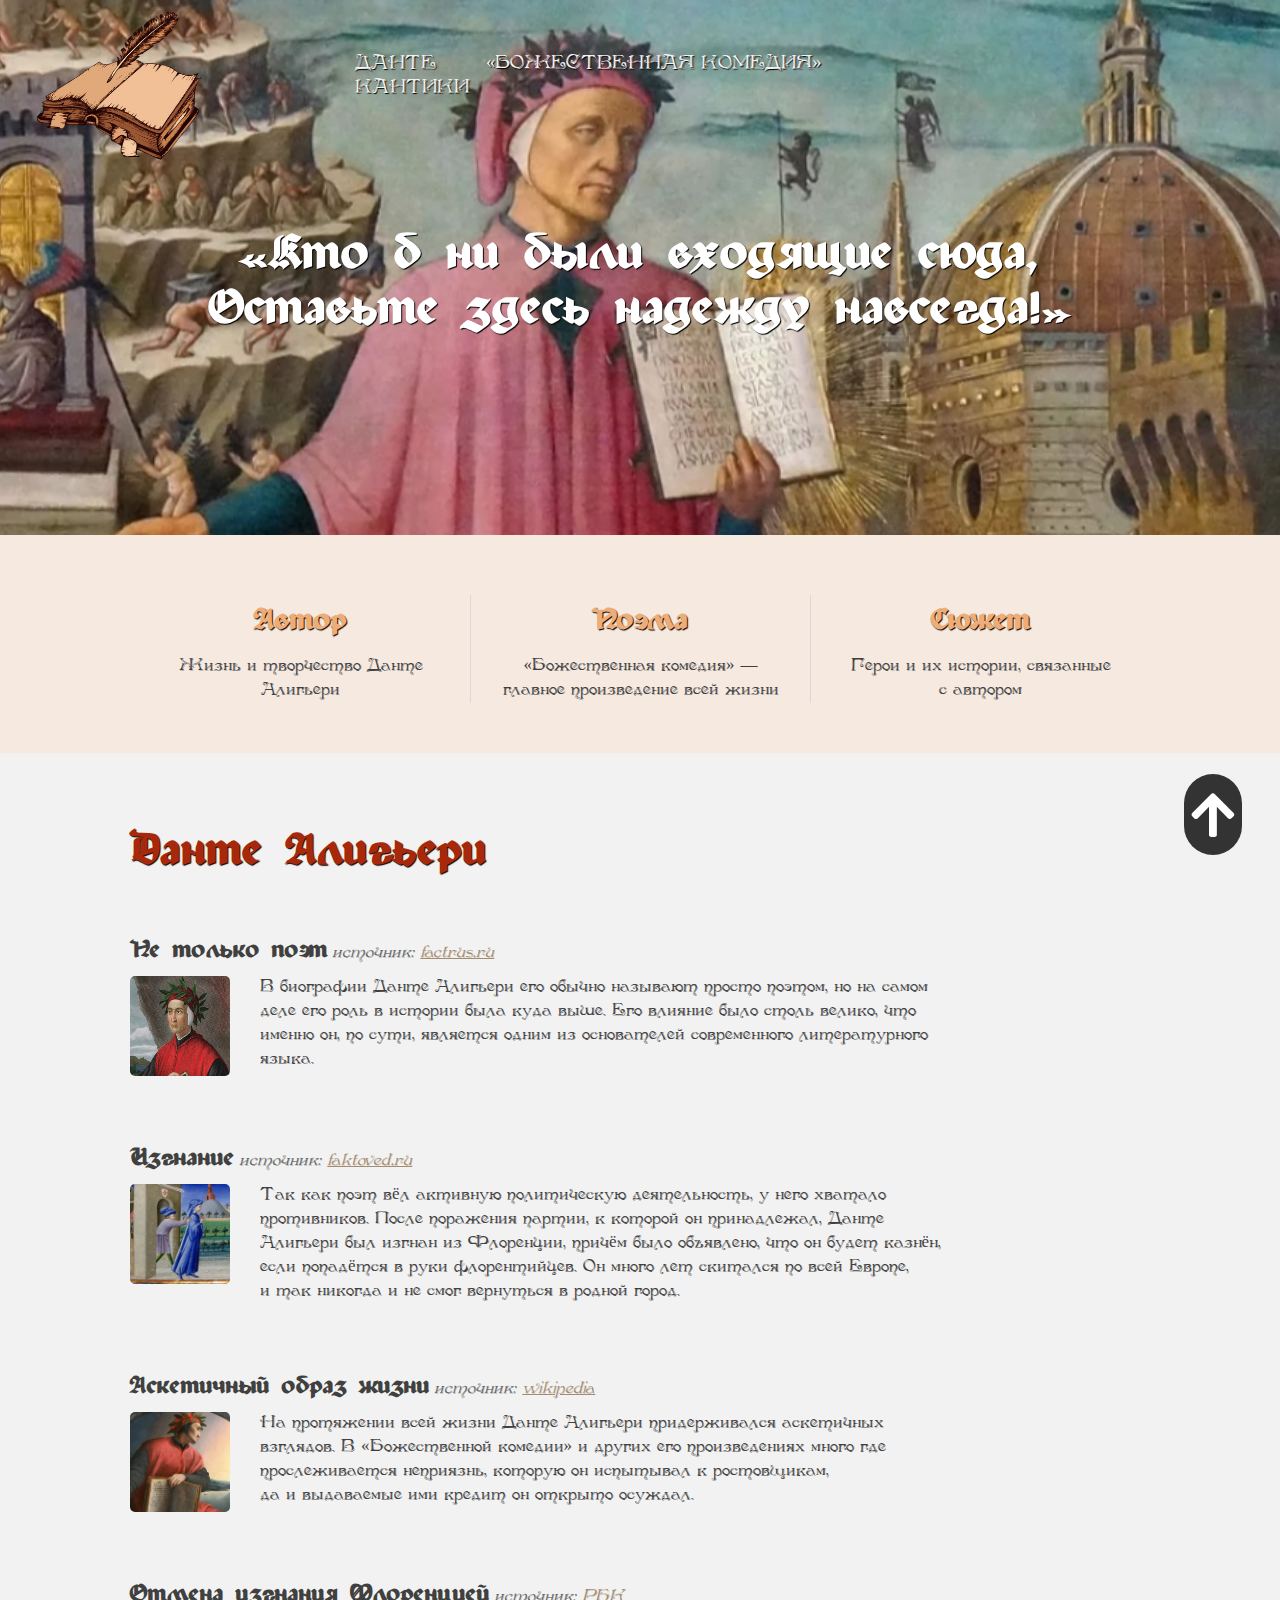
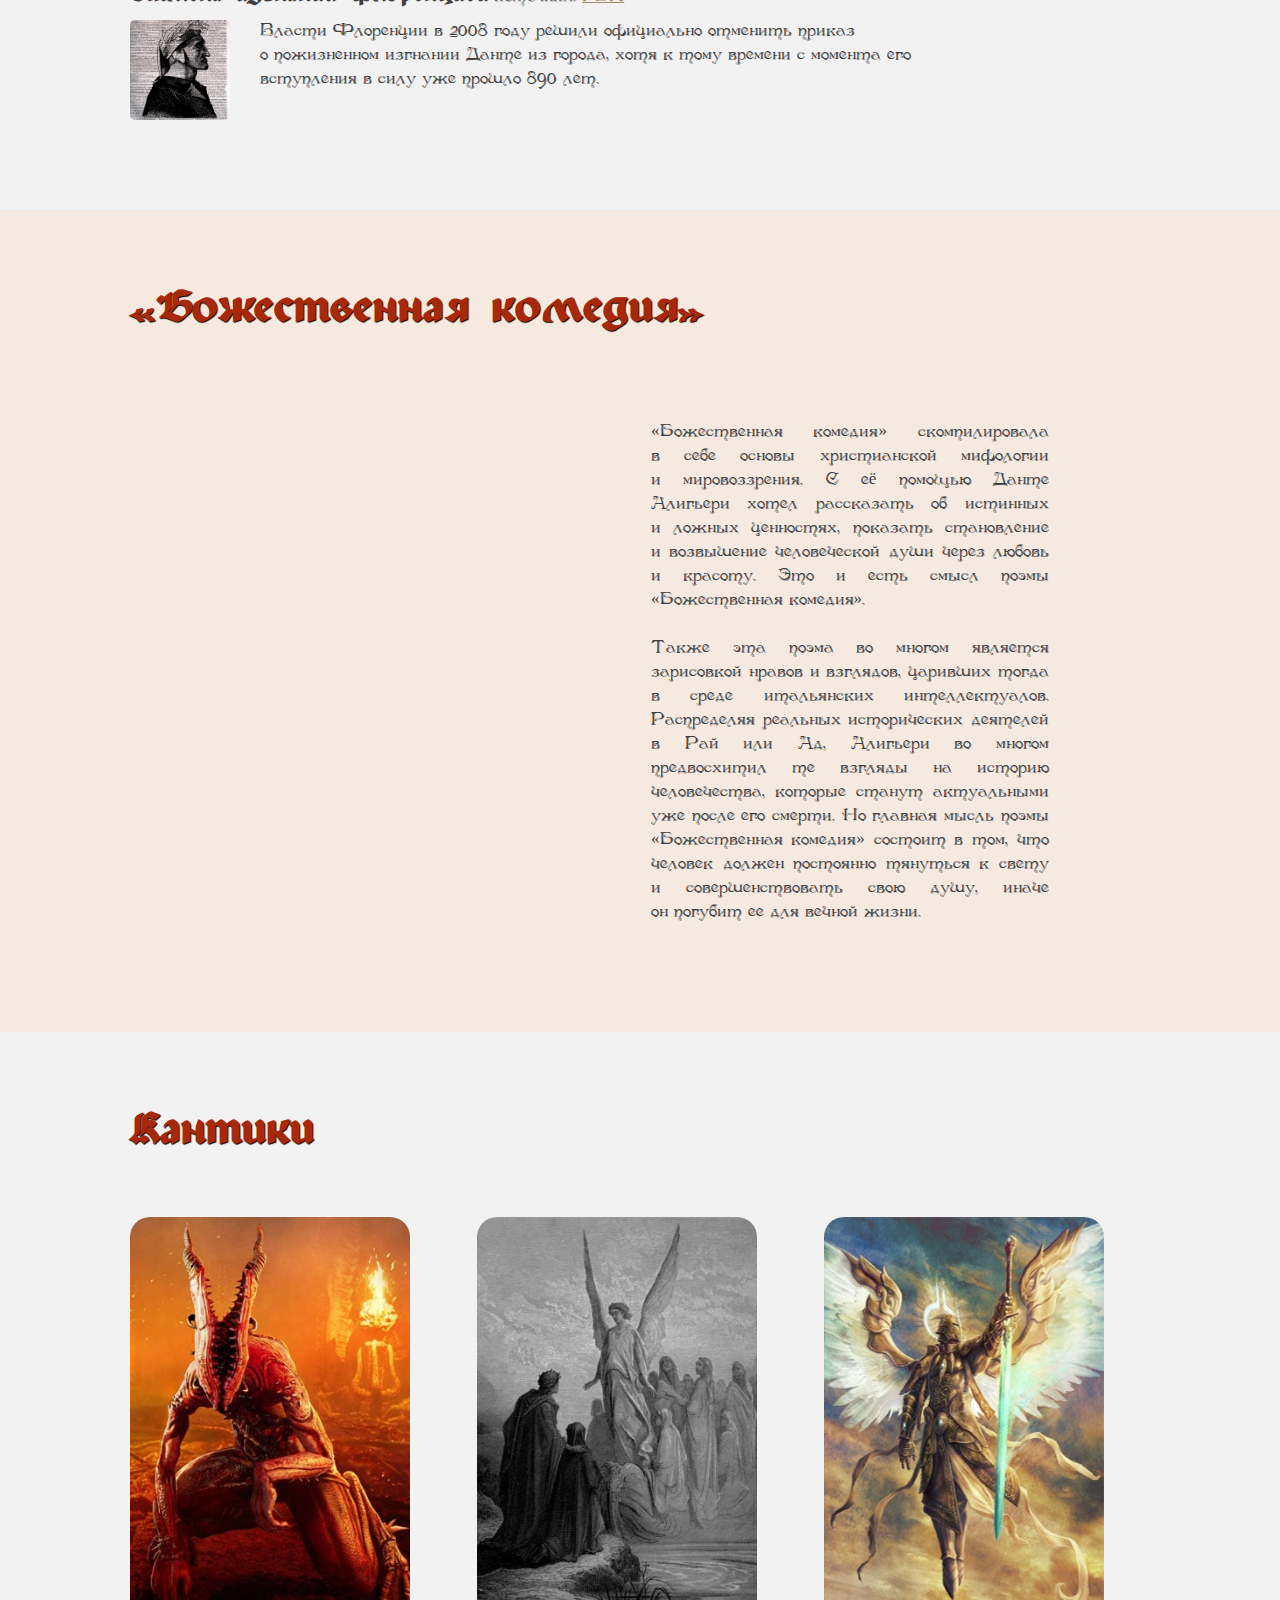
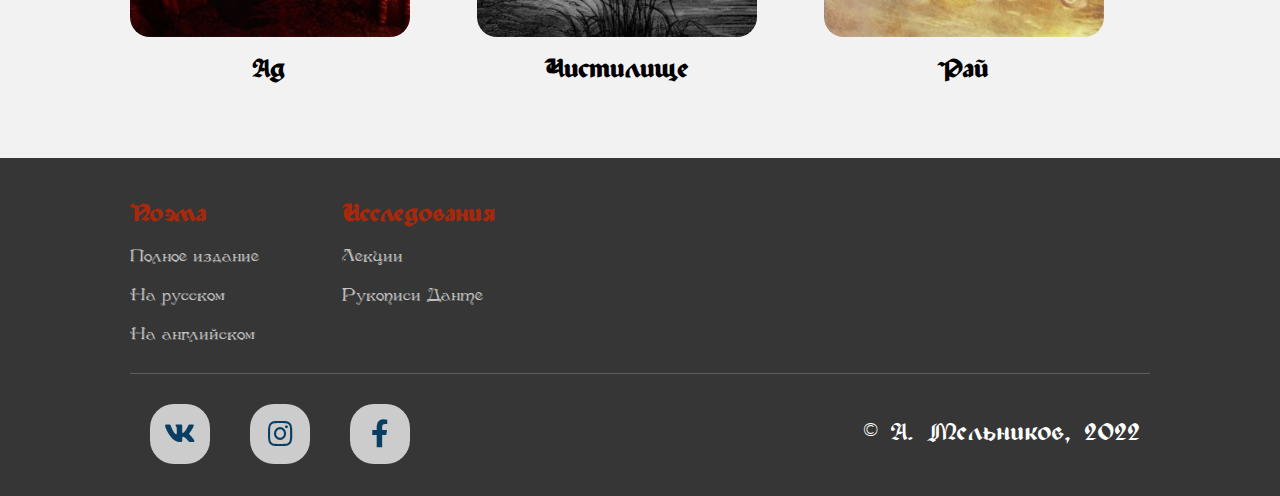
<file: index.html>
<!-- Мельников Артем, 10 группа -->
<!-- Задание 8. Блочной версткой оформить сайт произведения Данте -->
<!DOCTYPE html>
<html lang="ru">

<head>
  <meta charset="UTF-8">
  <link rel="stylesheet" href="style.css" type="text/css">
  <link href="favicon.png" rel="shortcut icon" type="image/png">
  <link rel="stylesheet" href="https://cdnjs.cloudflare.com/ajax/libs/font-awesome/5.13.0/css/all.min.css">
  <title>&laquo;Божественная комедия&raquo;</title>
</head>

<body>
  <a id="head"></a>
  <div class="page__header">
    <div class="container">
      <div class="header__top clearfix">
        <div class="header__logo">
          <a href="index.html">
            <img src="logo.png" alt="Логотип" title="Логотип">
          </a>
        </div>
        <ul class="main__nav clearfix">
          <li><a href="#dante">Данте</a></li>
          <li><a href="#divine__comedy">&laquo;Божественная комедия&raquo;</a></li>
          <li><a href="#kantiki">Кантики</a></li>
        </ul>
      </div>
      <div class="promo">
        <h3>
          &laquo;Кто&nbsp;б ни&nbsp;были входящие сюда,<br>
          Оставьте здесь надежду навсегда!&raquo;
        </h3>
      </div>
    </div>
  </div>

  <div class="features">
    <div class="container">
      <ul class="clearfix">
        <li class="feature-item">
          <h2 class="feature-title">Автор</h2>
          <p>Жизнь и&nbsp;творчество Данте Алигьери</p>
        </li>
        <li class="feature-item">
          <h2 class="feature-title">Поэма</h2>
          <p>&laquo;Божественная комедия&raquo;&nbsp;&mdash; главное произведение всей жизни</p>
        </li>
        <li class="feature-item">
          <h2 class="feature-title">Сюжет</h2>
          <p>Герои и&nbsp;их истории, связанные с&nbsp;автором</p>
        </li>
      </ul>
    </div>
  </div>

  <a id="dante"></a>
  <div class="informative__block">
    <div class="container">
      <h2 class="section__title">Данте Алигьери</h2>
      <dl>
        <dt>
          <h3 class="reference__title">Не только поэт</h3>
          <i class="reference__source">источник: <a target="_blank" href="https://faktrus.ru">factrus.ru</a></i>
        </dt>
        <dd>
          <img src="images/dante.jpg" alt="Данте" title="Данте">
          <p>
            В&nbsp;биографии Данте Алигьери его обычно называют просто поэтом, но&nbsp;на&nbsp;самом деле его роль
            в&nbsp;истории была куда выше. Его влияние было столь велико, что именно&nbsp;он, по&nbsp;сути, является
            одним из&nbsp;основателей современного литературного языка.
          </p>
        </dd>

        <dt>
          <h3 class="reference__title">Изгнание</h3>
          <i class="reference__source">источник: <a target="_blank" href="https://faktoved.ru">faktoved.ru</a></i>
        </dt>
        <dd>
          <img src="images/dante-2.png" alt="Изгнание Данте" title="Изгнание Данте">
          <p>
            Так как поэт вёл активную политическую деятельность, у&nbsp;него хватало противников. После поражения
            партии, к&nbsp;которой он&nbsp;принадлежал, Данте Алигьери был изгнан из&nbsp;Флоренции, причём было
            объявлено, что он&nbsp;будет казнён, если попадётся в&nbsp;руки флорентийцев. Он&nbsp;много лет скитался
            по&nbsp;всей Европе, и&nbsp;так никогда и&nbsp;не&nbsp;смог вернуться в&nbsp;родной город.
          </p>
        </dd>

        <dt>
          <h3 class="reference__title">Аскетичный образ жизни</h3>
          <i class="reference__source">источник: <a target="_blank" href="https://ru.wikipedia.org">wikipedia</a></i>
        </dt>
        <dd>
          <img src="images/dante-3.png" alt="Аскетичный образ жизни" title="Аскетичный образ жизни">
          <p>
            На&nbsp;протяжении всей жизни Данте Алигьери придерживался аскетичных взглядов. В&nbsp;&laquo;Божественной
            комедии&raquo; и&nbsp;других его произведениях много где прослеживается неприязнь, которую
            он&nbsp;испытывал
            к&nbsp;ростовщикам, да&nbsp;и&nbsp;выдаваемые ими кредит он&nbsp;открыто осуждал.
          </p>
        </dd>

        <dt>
          <h3 class="reference__title">Отмена изгнания Флоренцией</h3>
          <i class="reference__source">источник: <a target="_blank" href="https://www.rbc.ru">РБК</a></i>
        </dt>
        <dd>
          <img src="images/dante-4.png" alt="Отмена изгнания" title="Отмена изгнания">
          <p>
            Власти Флоренции в&nbsp;2008 году решили официально отменить приказ о&nbsp;пожизненном изгнании Данте
            из&nbsp;города, хотя к&nbsp;тому времени с&nbsp;момента его вступления в&nbsp;силу уже прошло
            890&nbsp;лет.
          </p>
        </dd>
      </dl>
    </div>
  </div>

  <a id="divine__comedy"></a>
  <div class="about__the__book">
    <div class="container">
      <h2 class="section__title">&laquo;Божественная комедия&raquo;</h2>
      <dl>
        <dd>
          <div class="container_slider">
            <img class="photo_slider" src="images/slider-6.jpg" alt="1 картина">
            <img class="photo_slider" src="images/slider-5.jpg" alt="2 картина">
            <img class="photo_slider" src="images/slider-4.jpg" alt="3 картина">
            <img class="photo_slider" src="images/slider-3.jpg" alt="4 картина">
            <img class="photo_slider" src="images/slider-2.jpg" alt="5 картина">
            <img class="photo_slider" src="images/slider-1.jpg" alt="6 картина">
            <img class="photo_slider" src="images/slider-7.jpg" alt="7 картина">
          </div>
          <p>
            &laquo;Божественная комедия&raquo; скомпилировала в&nbsp;себе основы христианской мифологии
            и&nbsp;мировоззрения. С&nbsp;её&nbsp;помощью Данте Алигьери хотел рассказать об&nbsp;истинных и&nbsp;ложных
            ценностях, показать становление и&nbsp;возвышение человеческой души через любовь и&nbsp;красоту. Это
            и&nbsp;есть
            смысл поэмы &laquo;Божественная комедия&raquo;.<br>
            <br>
            Также эта поэма во&nbsp;многом является зарисовкой нравов и&nbsp;взглядов, царивших тогда в&nbsp;среде
            итальянских интеллектуалов. Распределяя реальных исторических деятелей в&nbsp;Рай или Ад, Алигьери
            во&nbsp;многом предвосхитил те&nbsp;взгляды на&nbsp;историю человечества, которые станут актуальными уже
            после
            его смерти. Но&nbsp;главная мысль поэмы &laquo;Божественная комедия&raquo; состоит в&nbsp;том, что человек
            должен постоянно тянуться к&nbsp;свету и&nbsp;совершенствовать свою душу, иначе он&nbsp;погубит ее&nbsp;для
            вечной жизни.
          </p>
        </dd>
      </dl>
    </div>
  </div>

  <a id="kantiki"></a>
  <div class="parts__book">
    <div class="container">
      <h2 class="section__title">Кантики</h2>
      <div class="parts clearfix">
        <div class="catalog-item">
          <a href="hell/hell.html">
            <img src="images/ad.png" alt="Ад">
            <h2>Ад</h2>
          </a>
        </div>

        <div class="catalog-item">
          <a href="purgatory/purgatory.html">
            <img src="images/chistilishe.png" alt="Чистилище">
            <h2>Чистилище</h2>
          </a>
        </div>

        <div class="catalog-item">
          <a href="paradise/paradise.html">
            <img src="images/ray.png" alt="Рай">
            <h2>Рай</h2>
          </a>
        </div>
      </div>
    </div>
  </div>

  <div class="page__footer">
    <div class="container">
      <div class="footer__middle clearfix">
        <div class="footer__menu">
          <h3>Поэма</h3>
          <ul>
            <li>
              <a href="https://digitaldante.columbia.edu/dante/divine-comedy/" target="_blank">Полное издание</a>
            </li>
            <li>
              <a href="https://онлайн-читать.рф/данте-божественная-комедия/" target="_blank">На русском</a>
            </li>
            <li>
              <a href="dante_eng.htm" target="_blank">На английском</a>
            </li>
          </ul>
        </div>

        <div class="footer__menu">
          <h3>Исследования</h3>
          <ul>
            <li>
              <a href="https://digitaldante.columbia.edu/the-dante-course/" target="_blank">Лекции</a>
            </li>
            <li>
              <a href="https://digitaldante.columbia.edu/image/digitized-images/" target="_blank">Рукописи Данте</a>
            </li>
          </ul>
        </div>
      </div>

      <div class="footer__bottom clearfix">
        <div class="footer__social">
          <div class="sm">
            <a href="https://vk.com/m1lord" target="_blank"><i class="fab fa-vk"></i></a>
            <a href="https://www.instagram.com/me1ort/" target="_blank"><i class="fab fa-instagram"></i></a>
            <a href="https://www.facebook.com/m1lord/" target="_blank"><i class="fab fa-facebook-f"></i></a>
          </div>
        </div>

        <div class="footer__copyright">
          <a class="mail" href="mailto:arkabrik18@gmail.com">&copy;&nbsp;А.&nbsp;Мельников, 2022</a>
        </div>
      </div>
    </div>
  </div>

  <a href="#head" class="arrowUp">
    <i class="fas fa-arrow-up"></i>
  </a>

</body>

</html>
</file>
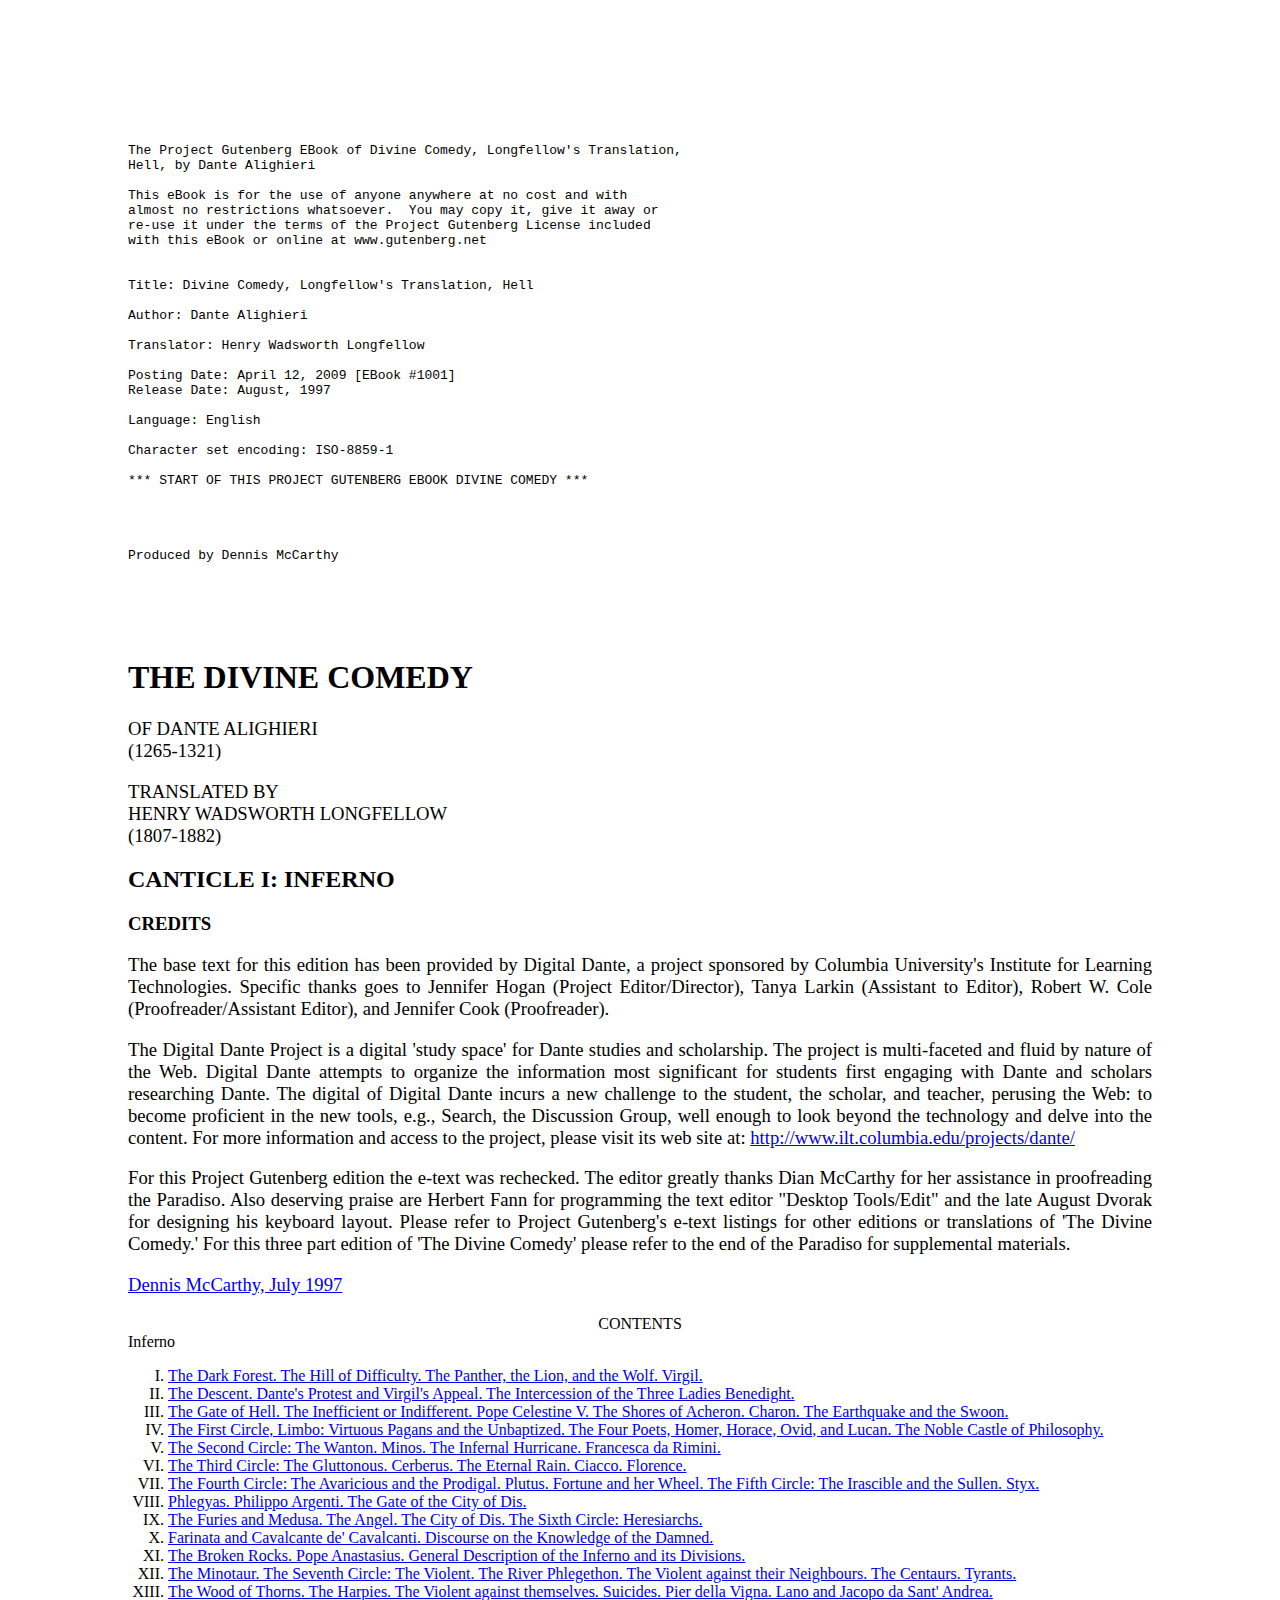
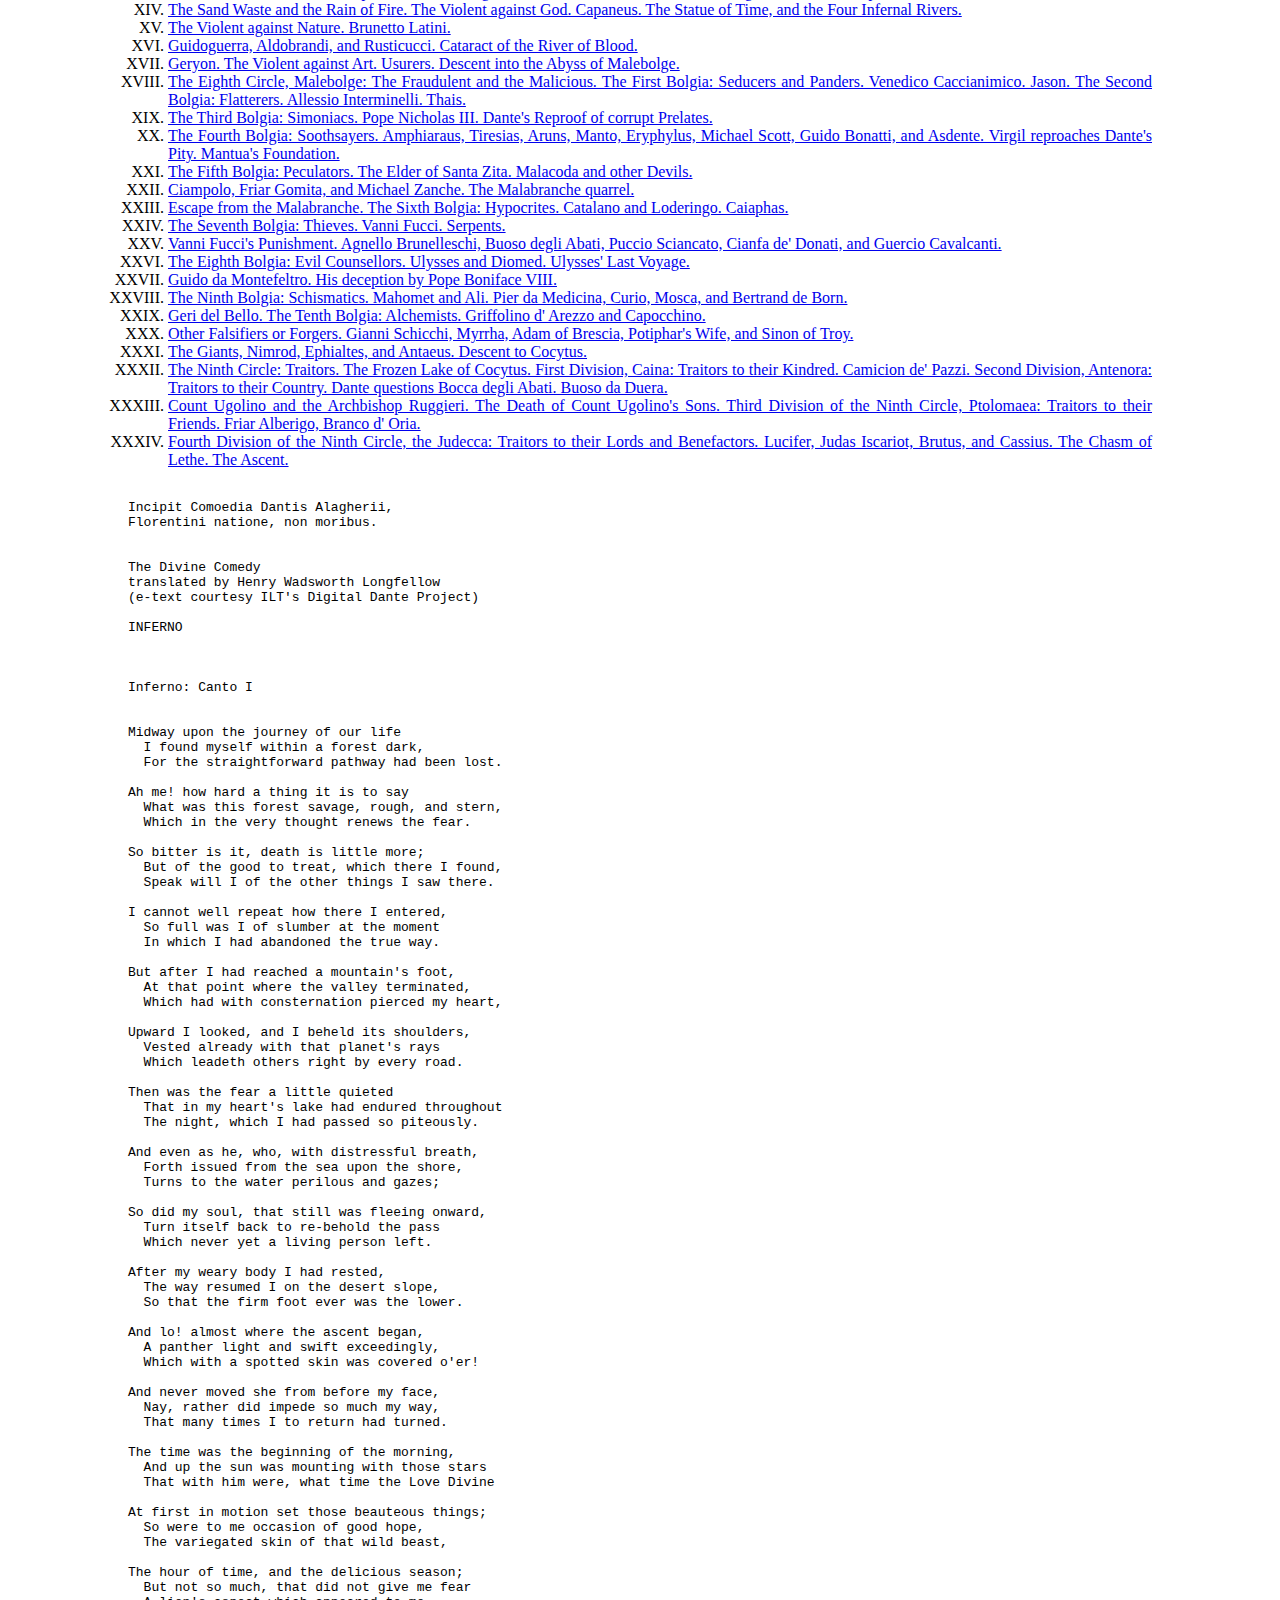
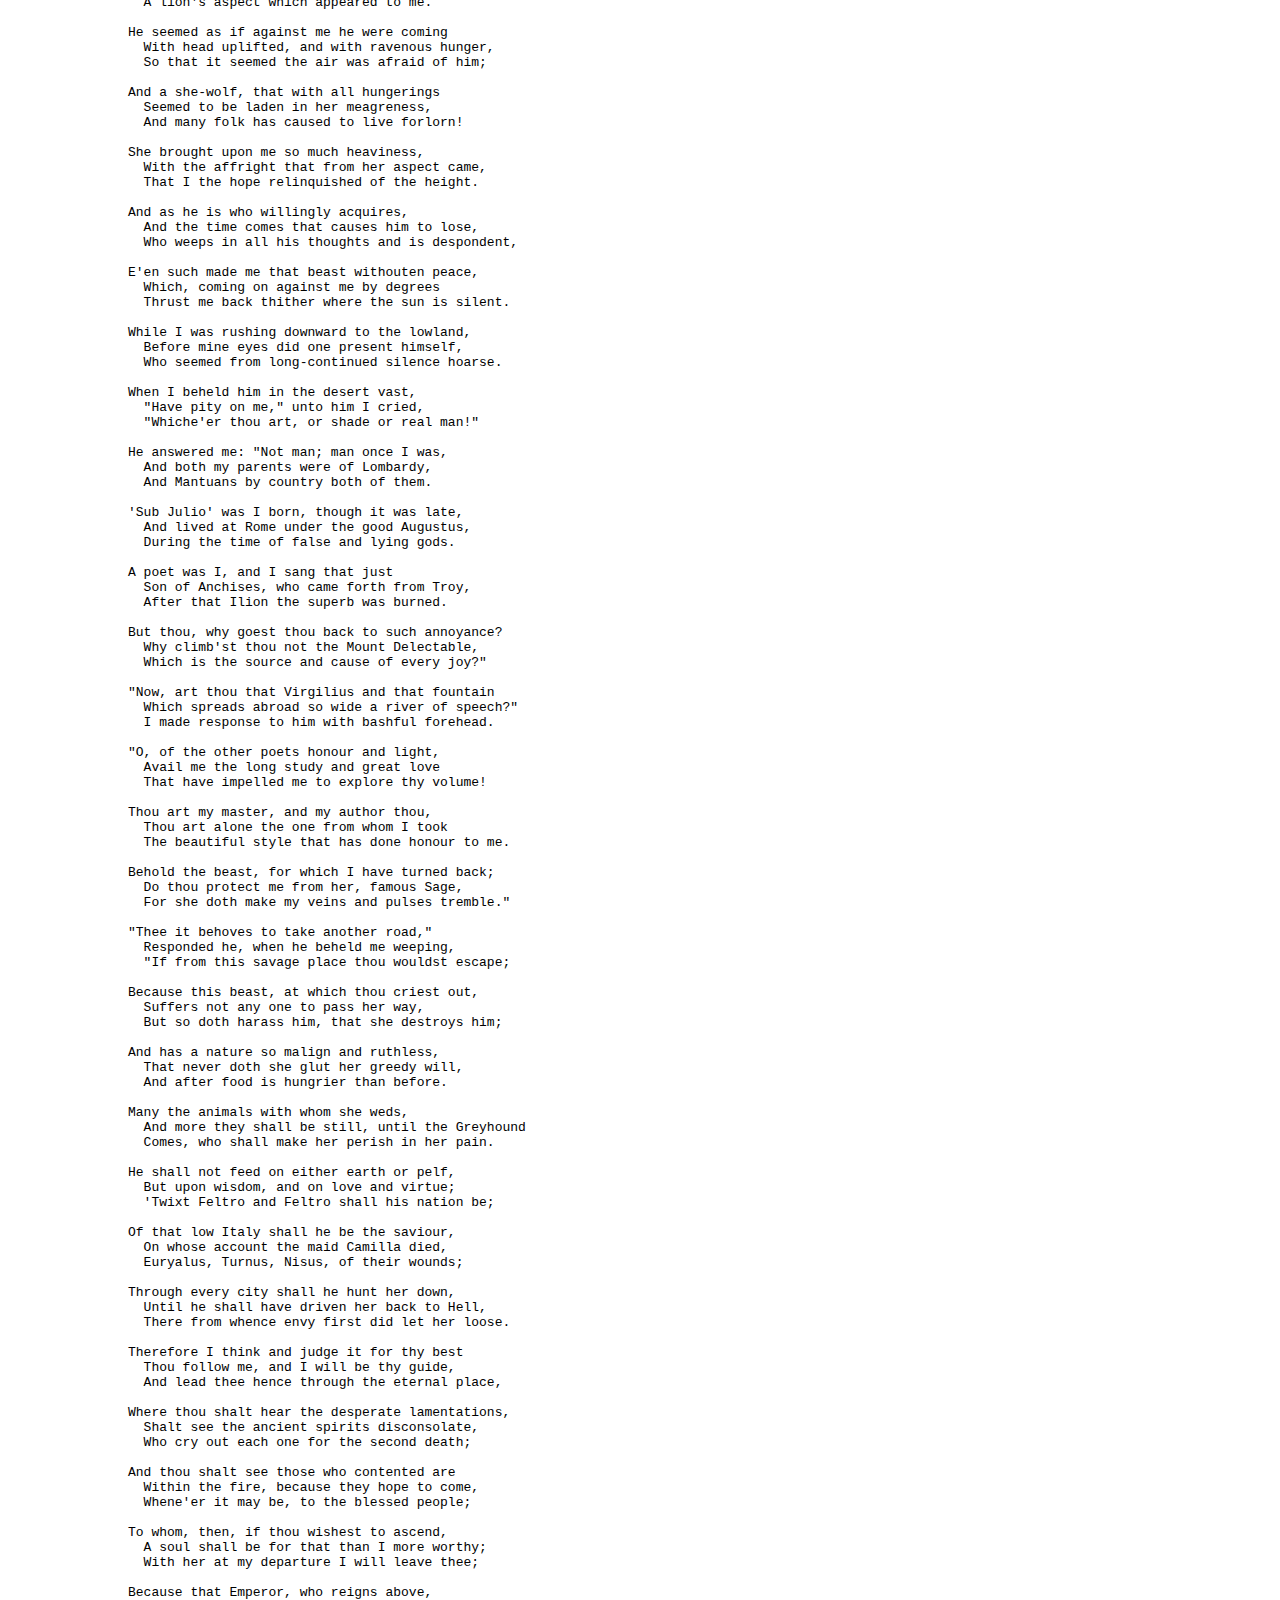
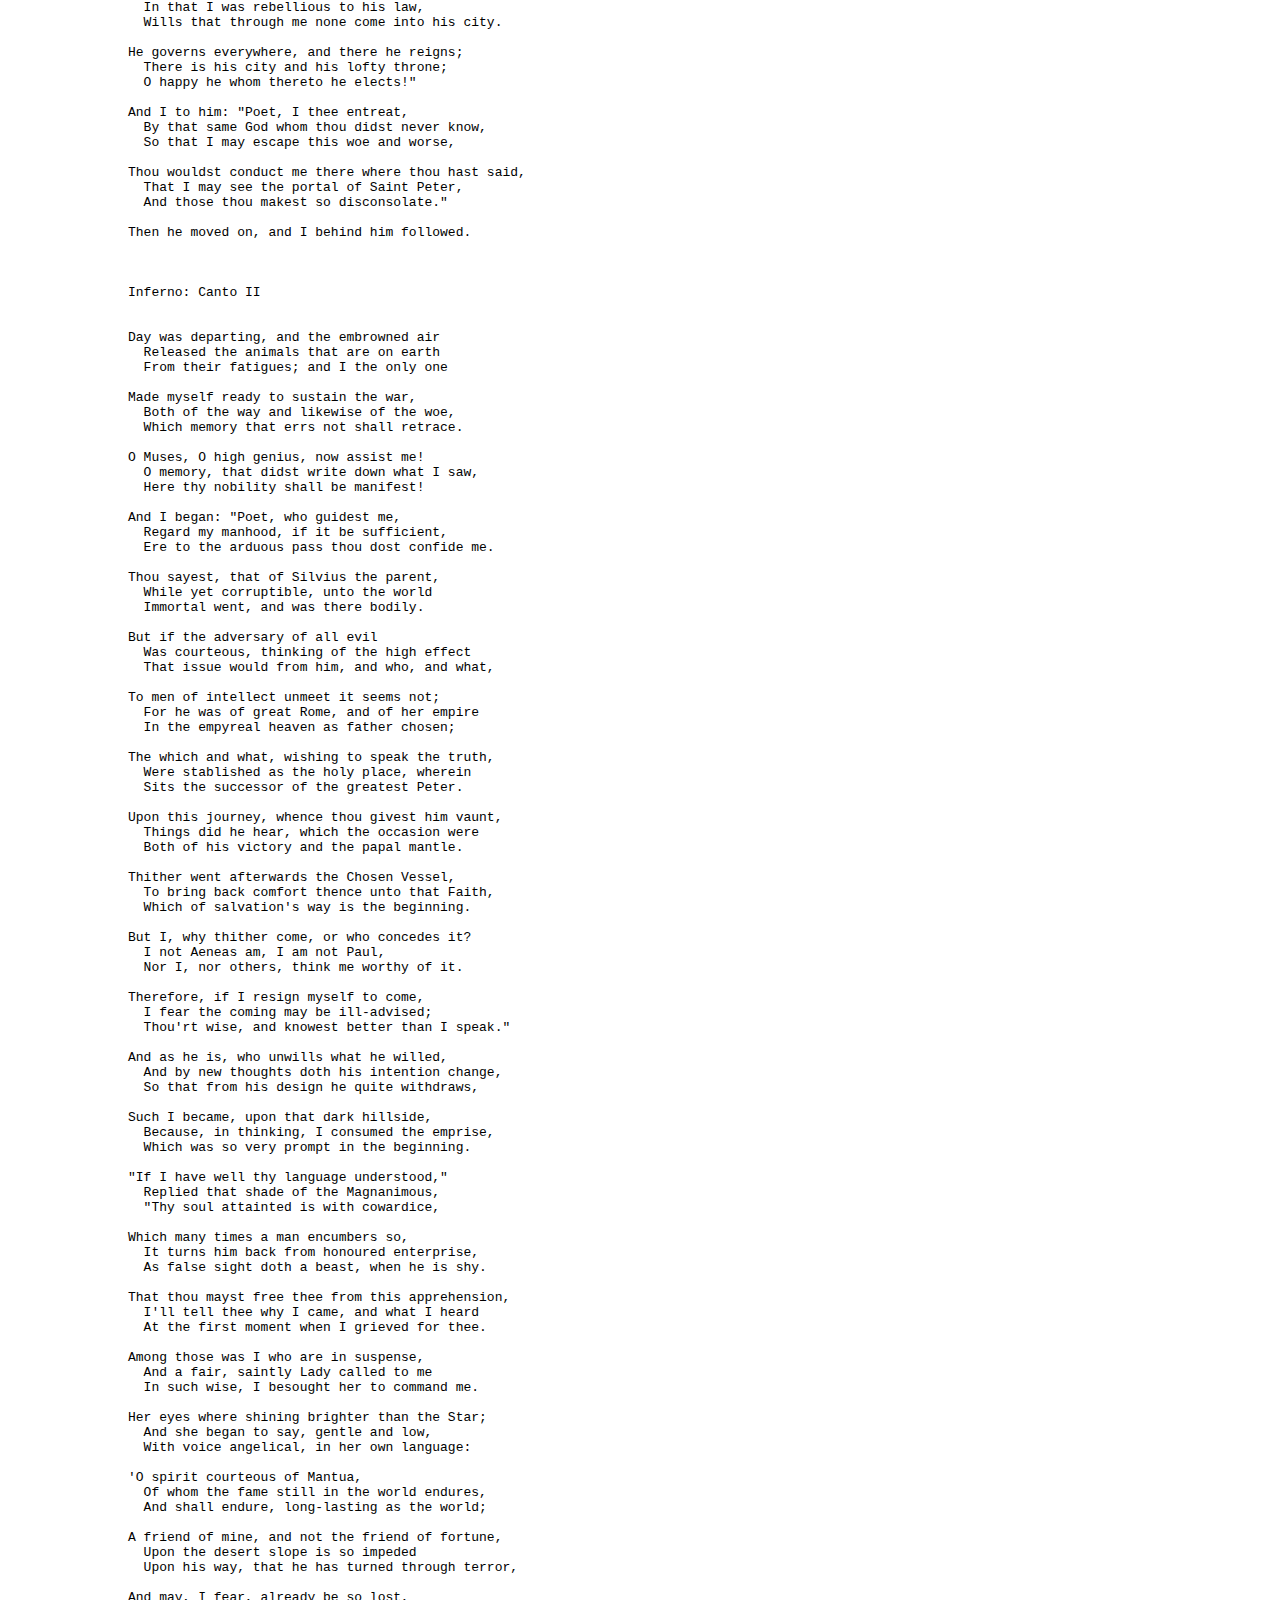
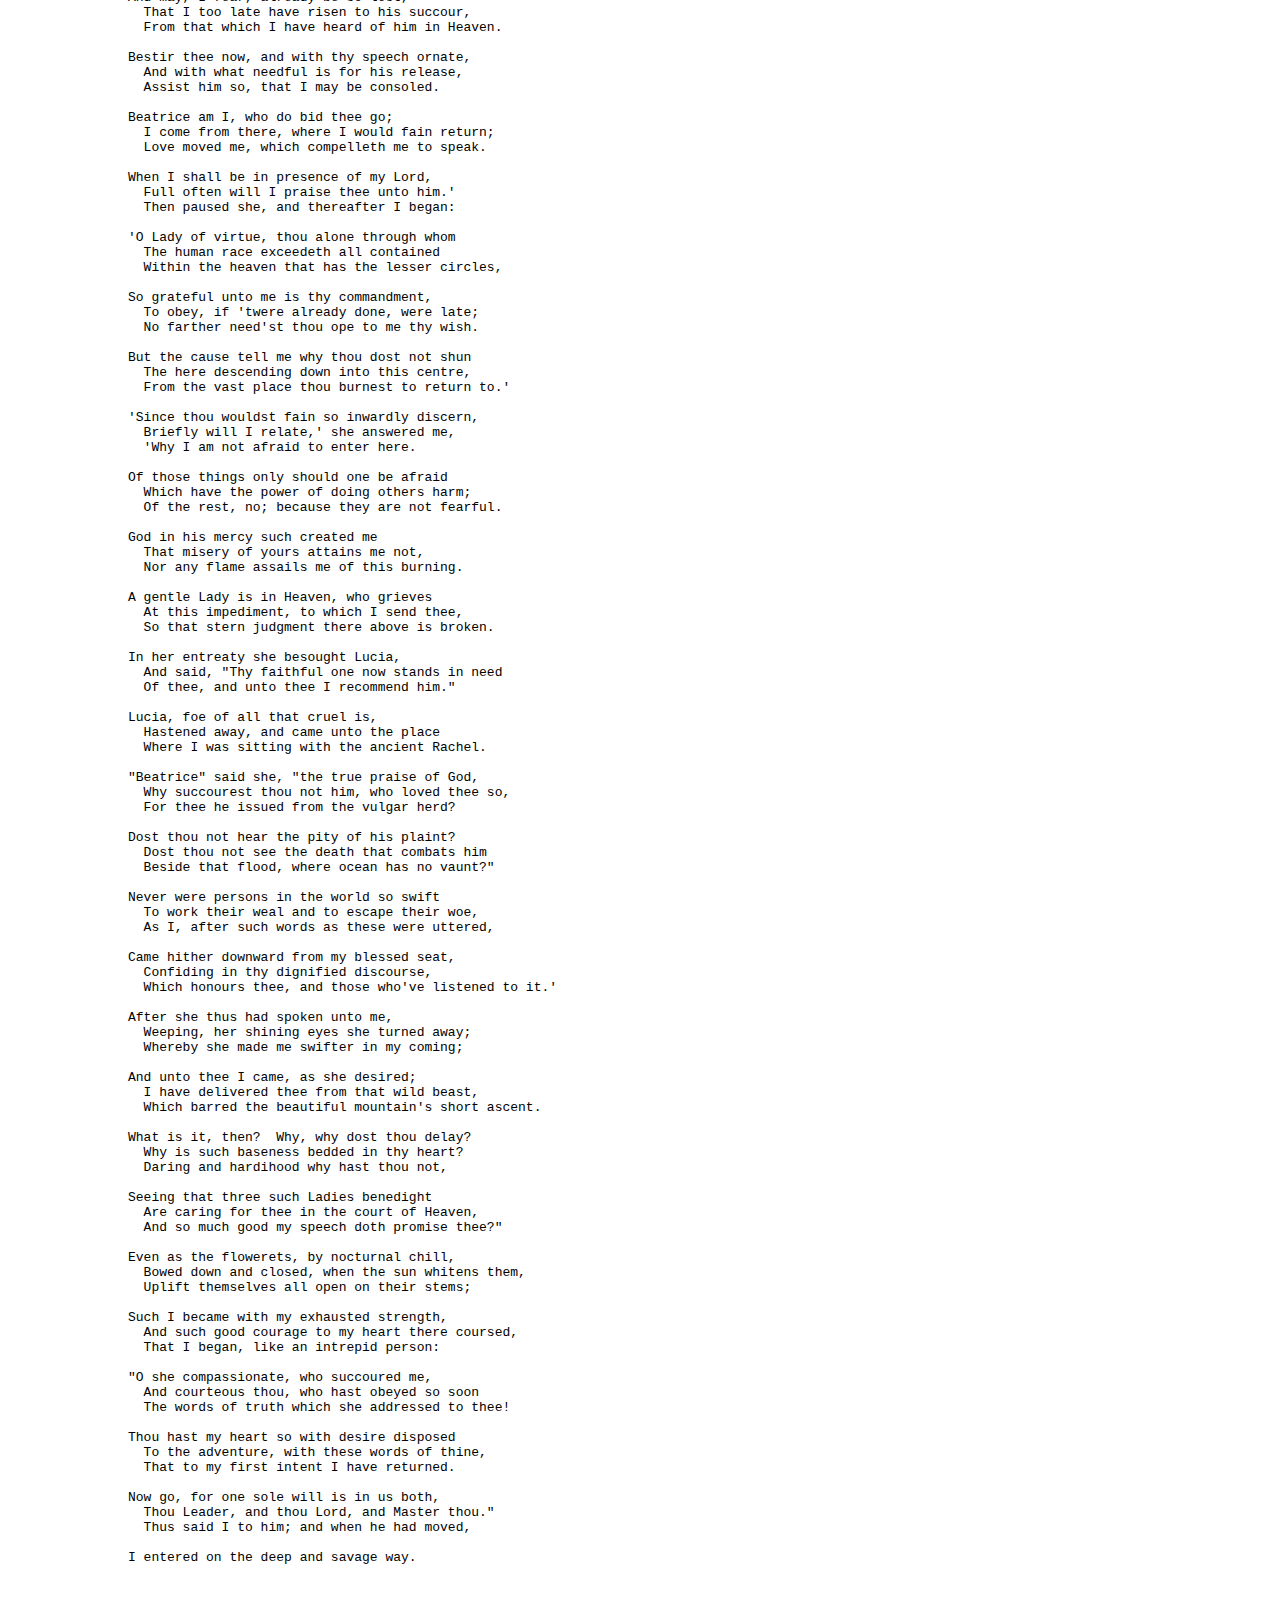
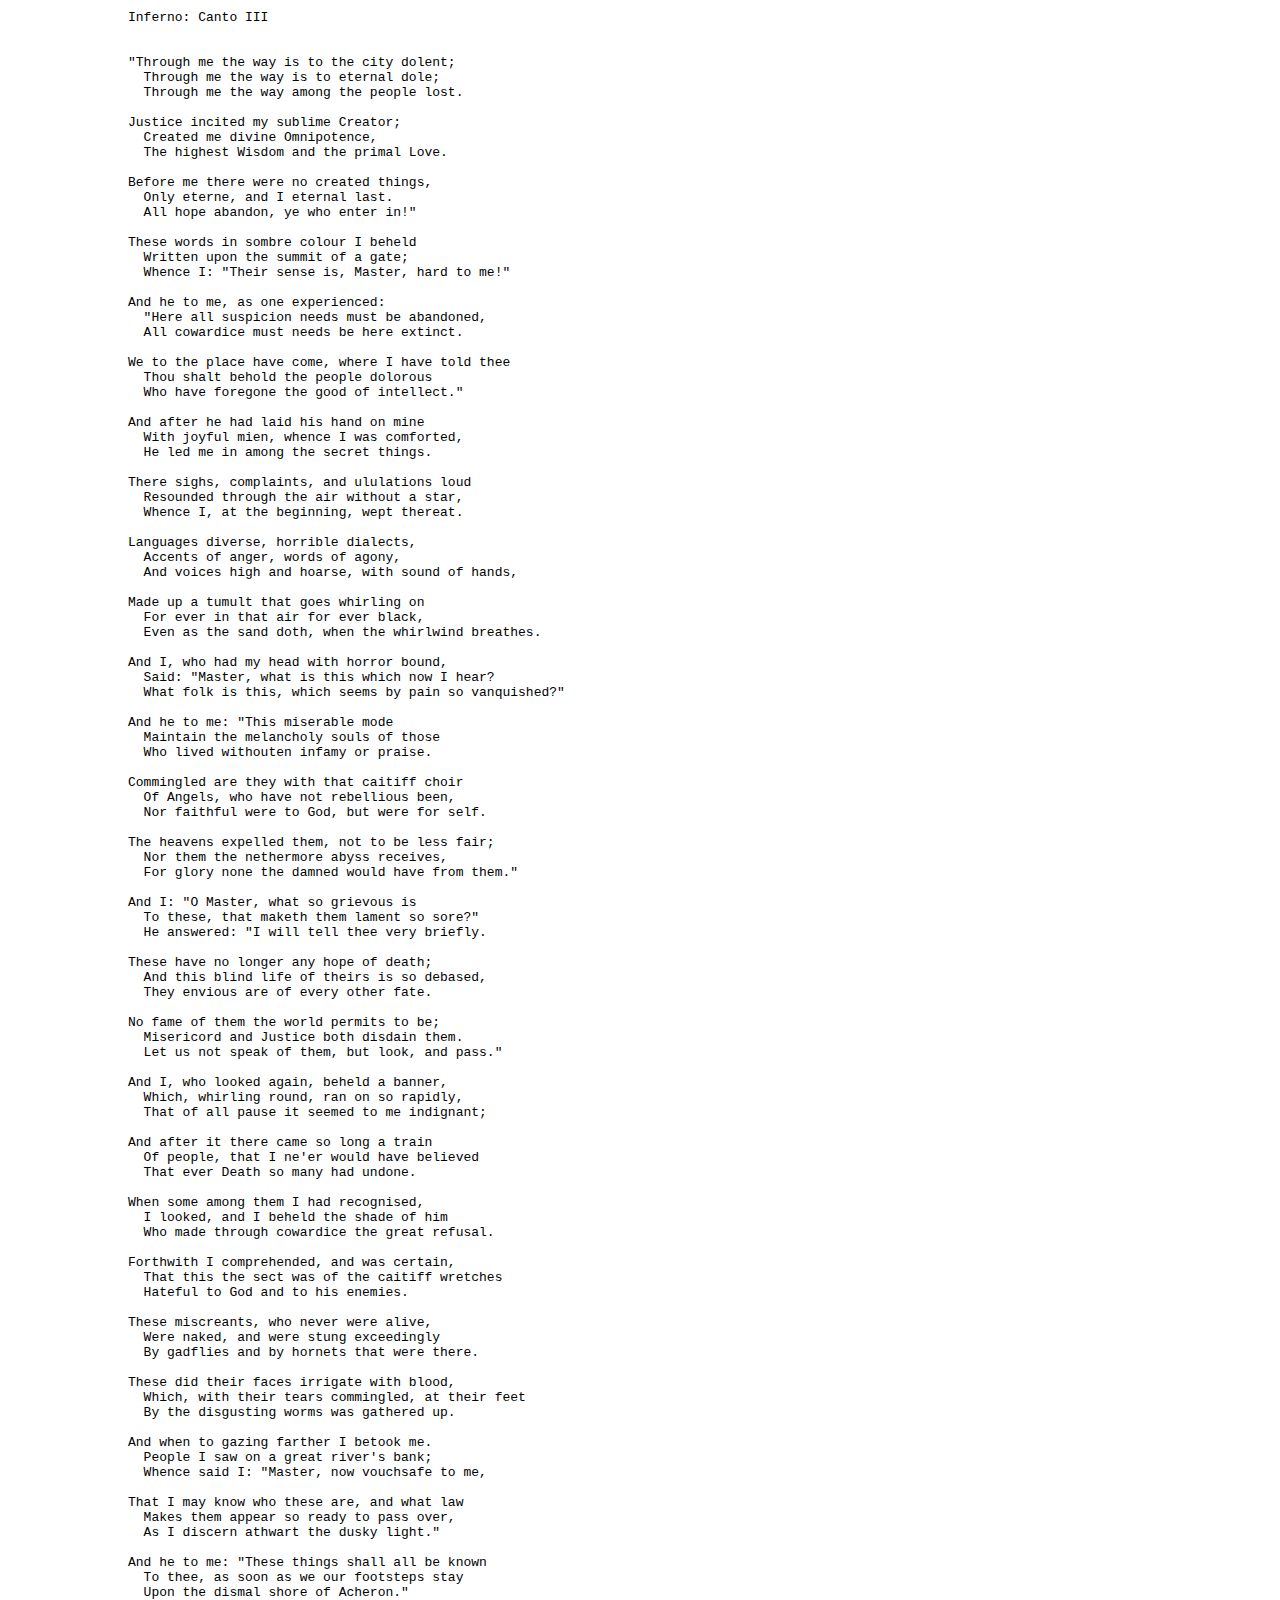
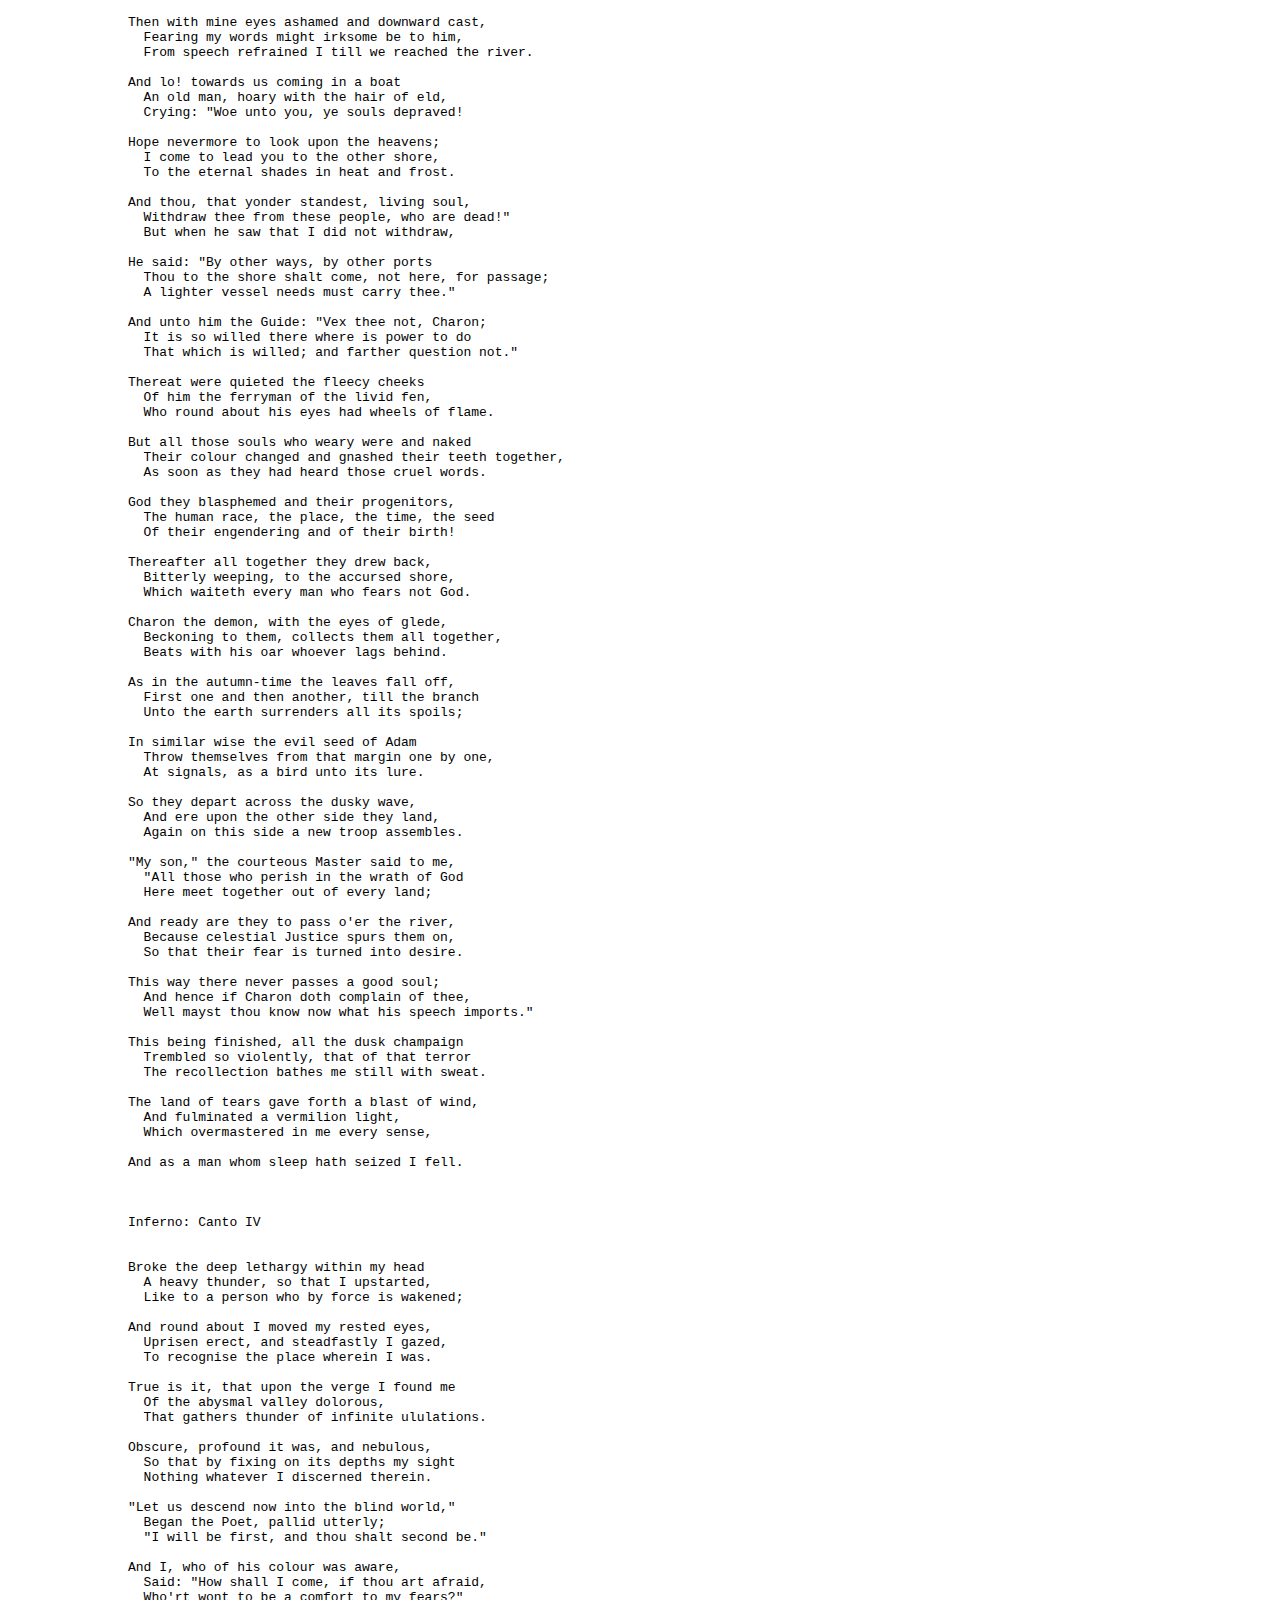
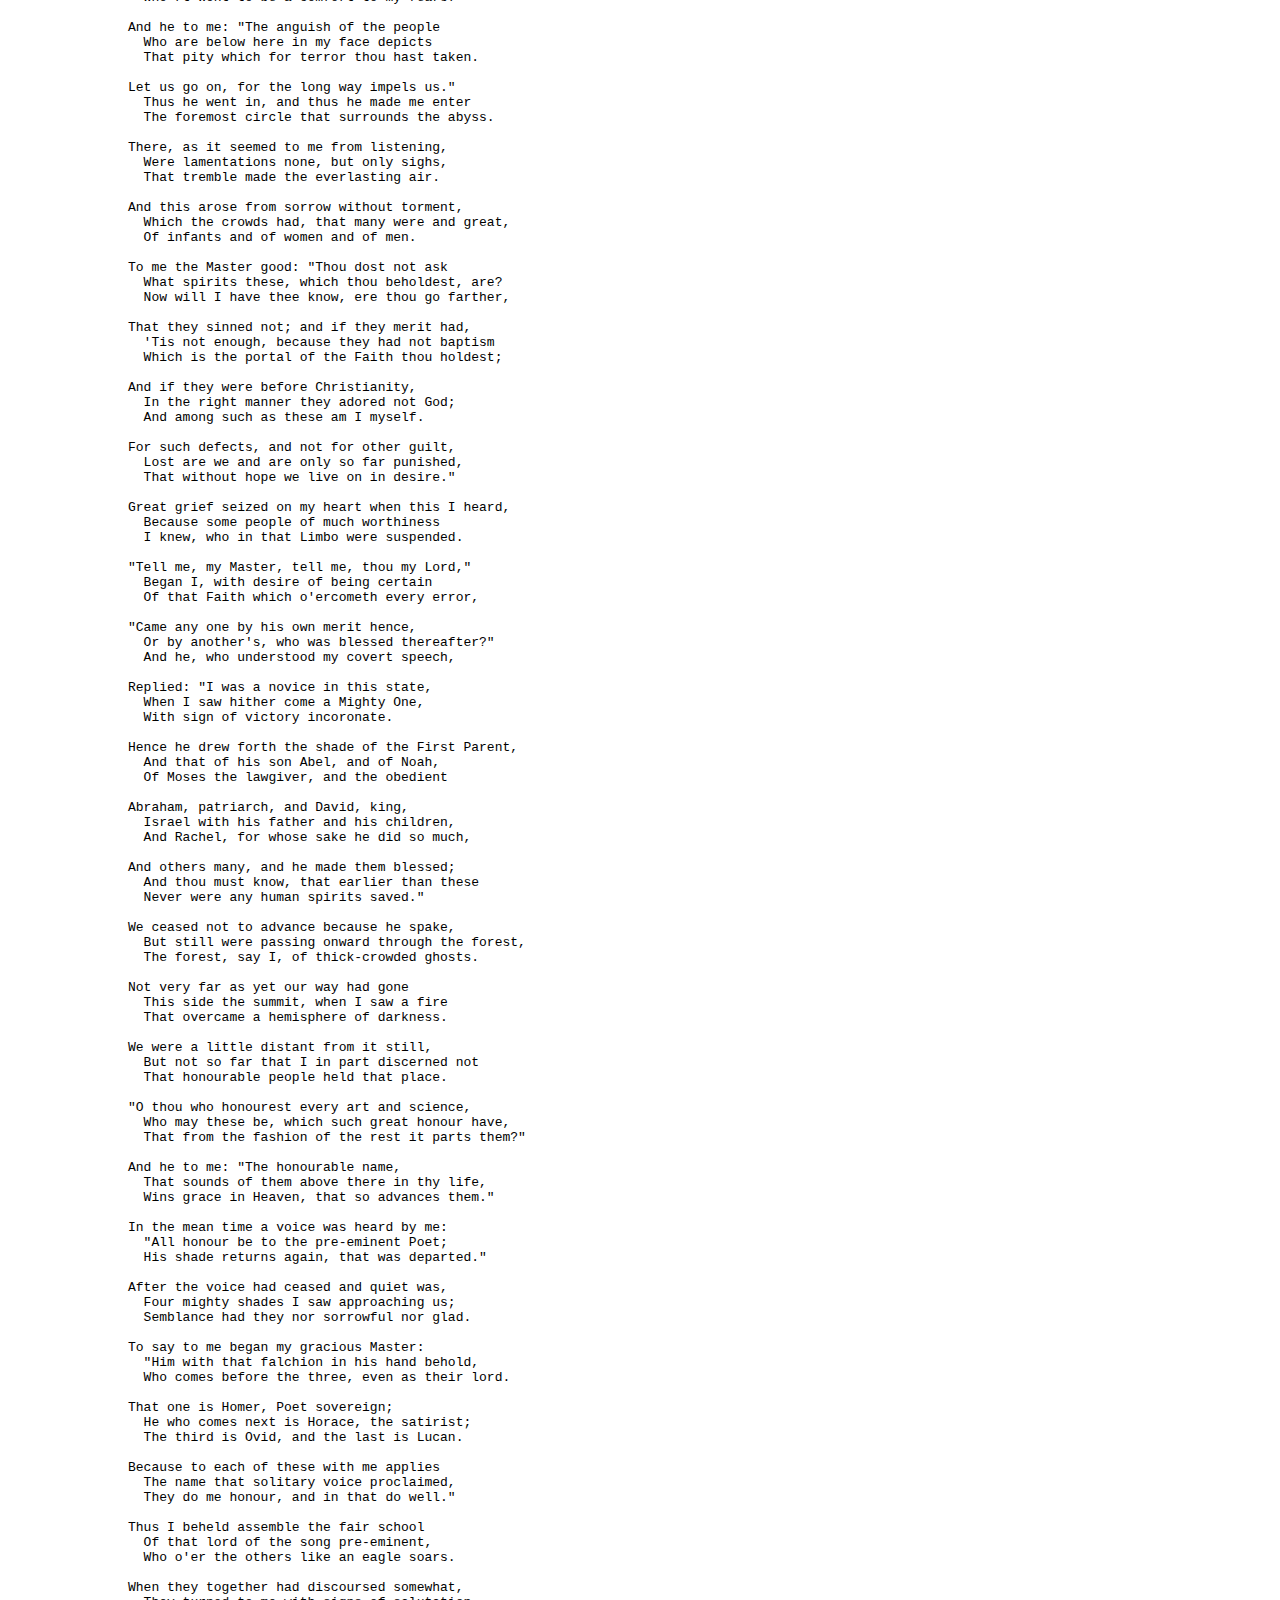
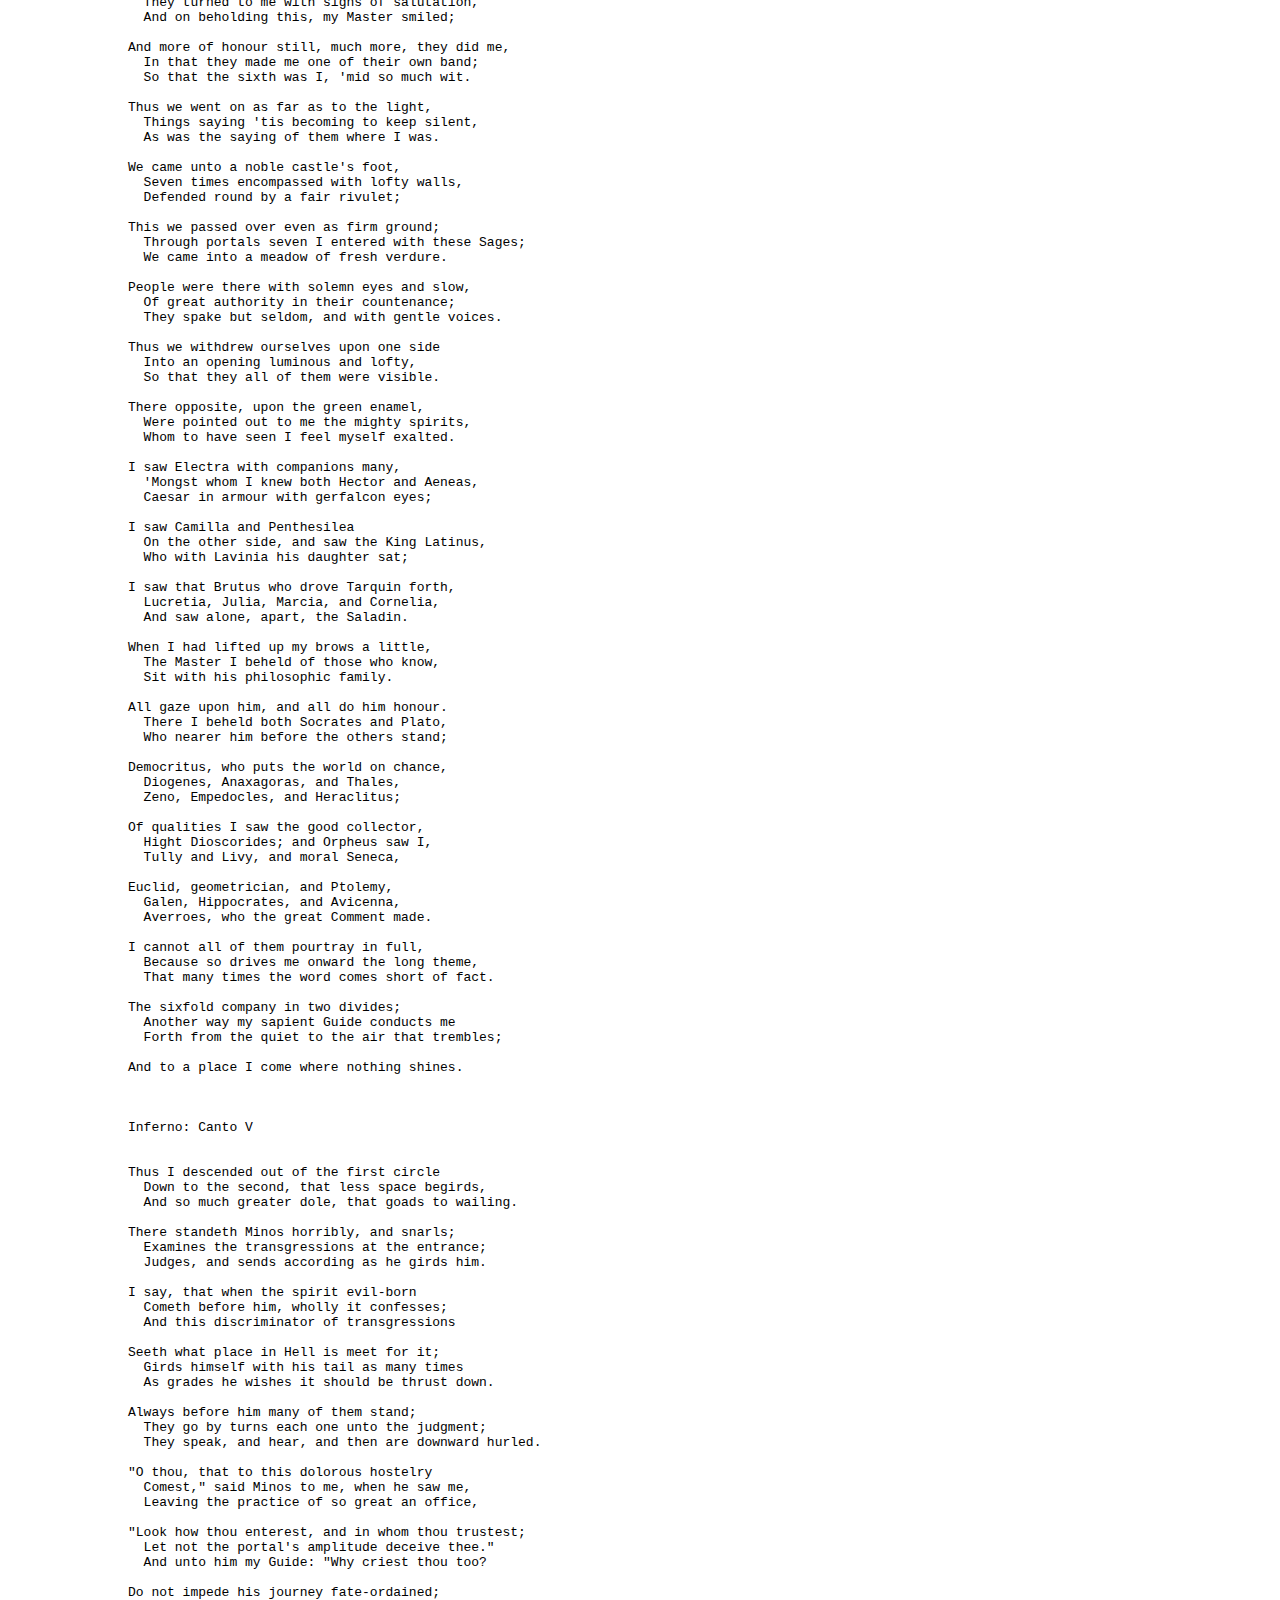
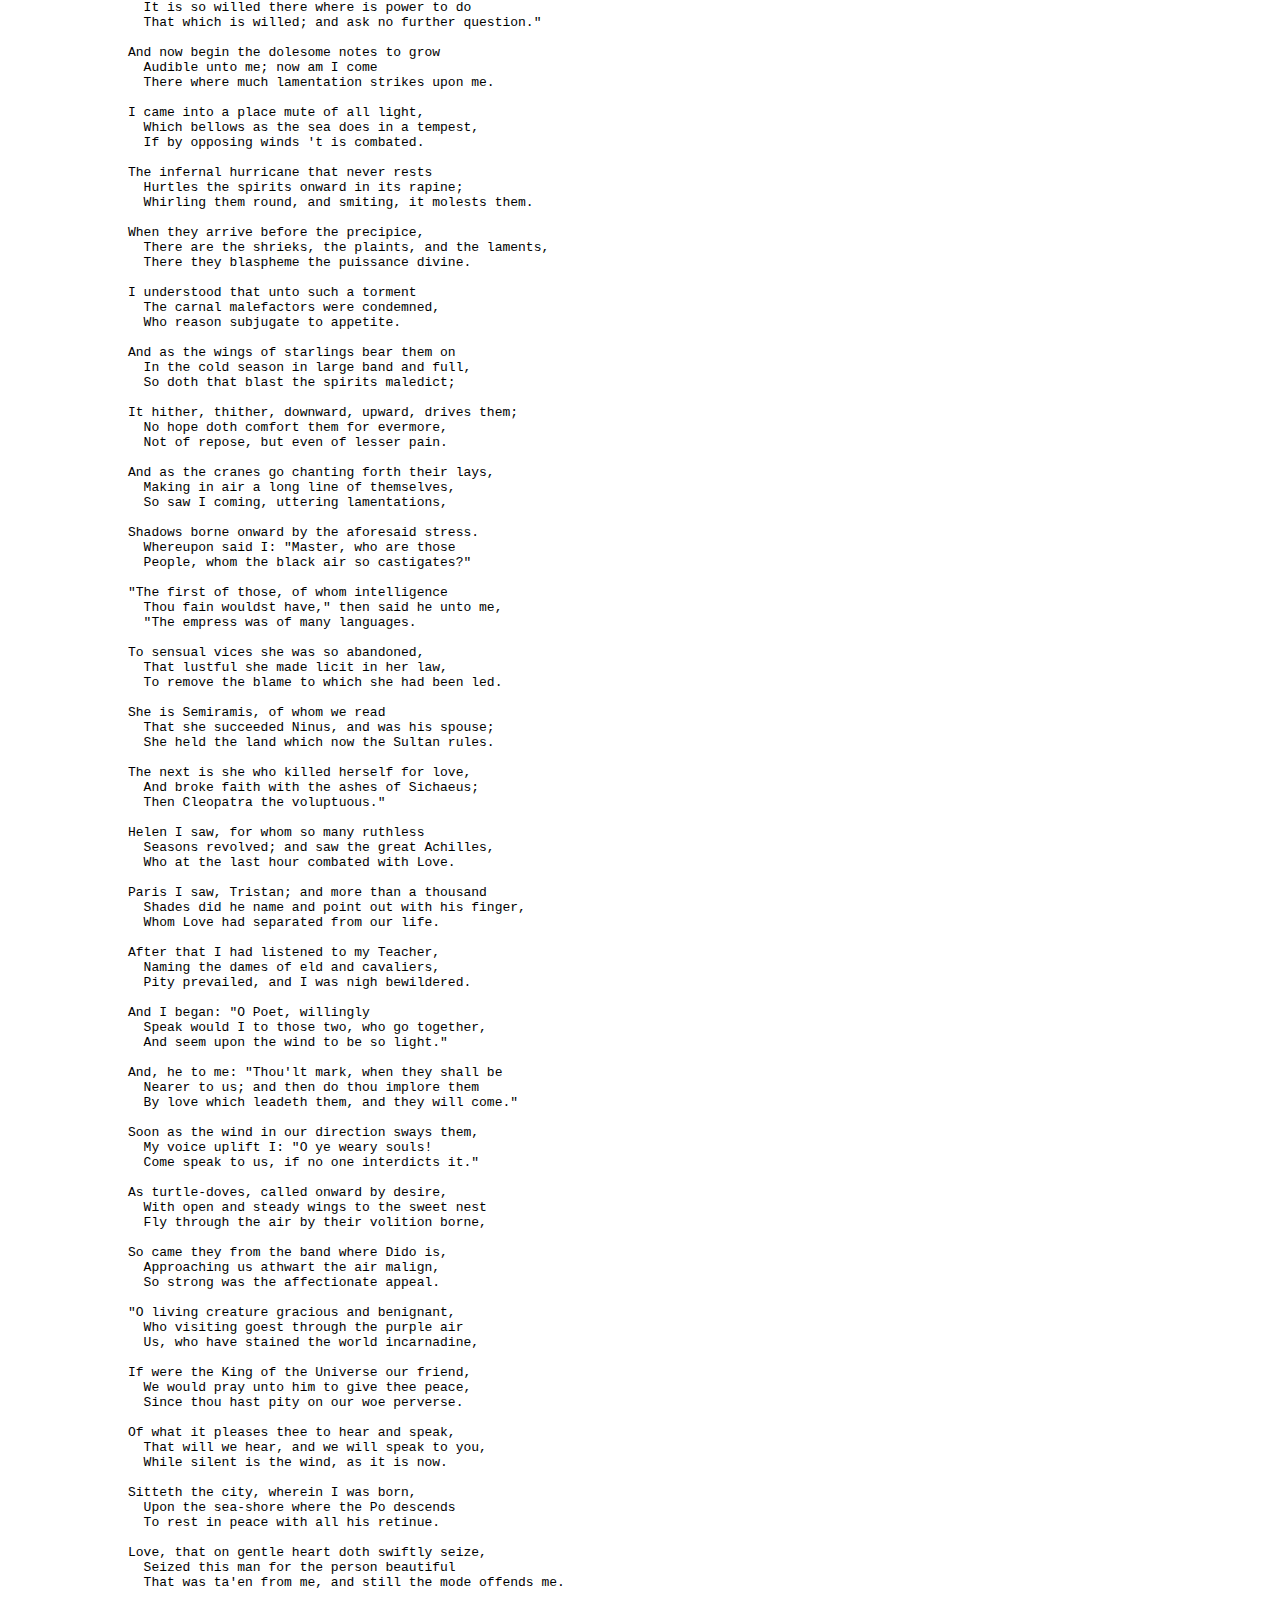
<file: dante_eng.htm>
<!DOCTYPE HTML PUBLIC "-//W3C//DTD HTML 4.01 Transitional//EN">
<html>
<head>
<title>Dante's Inferno</title>
<meta http-equiv="Content-Type" content="text/html; charset=iso-8859-1">
<style type="text/css">
<!--
body {margin:10%; text-align:justify}
blockquote {font-size:14pt}
P {font-size:14pt}
-->
</style>
</head>
<body>


<pre>

The Project Gutenberg EBook of Divine Comedy, Longfellow's Translation,
Hell, by Dante Alighieri

This eBook is for the use of anyone anywhere at no cost and with
almost no restrictions whatsoever.  You may copy it, give it away or
re-use it under the terms of the Project Gutenberg License included
with this eBook or online at www.gutenberg.net


Title: Divine Comedy, Longfellow's Translation, Hell

Author: Dante Alighieri

Translator: Henry Wadsworth Longfellow

Posting Date: April 12, 2009 [EBook #1001]
Release Date: August, 1997

Language: English

Character set encoding: ISO-8859-1

*** START OF THIS PROJECT GUTENBERG EBOOK DIVINE COMEDY ***




Produced by Dennis McCarthy





</pre>







<H1>THE DIVINE COMEDY</H1>

<P>OF DANTE ALIGHIERI<BR>
(1265-1321)


<P>TRANSLATED BY<BR>
HENRY WADSWORTH LONGFELLOW<BR>
(1807-1882)




<H2>CANTICLE I: INFERNO</H2>




<H3>CREDITS</H3>

<P>The base text for this edition has been provided by Digital Dante, a
project sponsored by Columbia University's Institute for Learning
Technologies.  Specific thanks goes to Jennifer Hogan (Project
Editor/Director), Tanya Larkin (Assistant to Editor), Robert W. Cole
(Proofreader/Assistant Editor), and Jennifer Cook (Proofreader).

<P>The Digital Dante Project is a digital 'study space' for Dante studies and
scholarship.  The project is multi-faceted and fluid by nature of the Web.
Digital Dante attempts to organize the information most significant for
students first engaging with Dante and scholars researching Dante.  The
digital of Digital Dante incurs a new challenge to the student, the
scholar, and teacher, perusing the Web: to become proficient in the new
tools, e.g., Search, the Discussion Group, well enough to look beyond the
technology and delve into the content.  For more information and access to
the project, please visit its web site at:
<A HREF="http://www.ilt.columbia.edu/projects/dante/">http://www.ilt.columbia.edu/projects/dante/</A>

<P>For this Project Gutenberg edition the e-text was rechecked.  The editor
greatly thanks Dian McCarthy for her assistance in proofreading the
Paradiso.  Also deserving praise are Herbert Fann for programming the text
editor "Desktop Tools/Edit" and the late August Dvorak for designing his
keyboard layout.  Please refer to Project Gutenberg's e-text listings for
other editions or translations of 'The Divine Comedy.'  For this three part
edition of 'The Divine Comedy' please refer to the end of the Paradiso for
supplemental materials.

<P><A HREF="mailto:imprimatur@juno.com">Dennis McCarthy, July 1997</A>




<DIV ALIGN="center"><A NAME="Contents">CONTENTS</A></DIV>


Inferno
<OL TYPE="I">
<LI><A HREF="#CantoI">The Dark Forest.  The Hill of Difficulty.  The Panther, the Lion, and the Wolf.  Virgil.</A>
<LI><A HREF="#CantoII">The Descent.  Dante's Protest and Virgil's Appeal.
        The Intercession of the Three Ladies Benedight.</A>
<LI><A HREF="#CantoIII">The Gate of Hell.  The Inefficient or Indifferent.
        Pope Celestine V.  The Shores of Acheron.  Charon.
        The Earthquake and the Swoon.</A>
<LI><A HREF="#CantoIV">The First Circle, Limbo: Virtuous Pagans and the Unbaptized.
        The Four Poets, Homer, Horace, Ovid, and Lucan.  The Noble
        Castle of Philosophy.</A>
<LI><A HREF="#CantoV">The Second Circle: The Wanton.  Minos.  The Infernal Hurricane.
        Francesca da Rimini.</A>
<LI><A HREF="#CantoVI">The Third Circle: The Gluttonous.  Cerberus.  The Eternal Rain.
        Ciacco.  Florence.</A>
<LI><A HREF="#CantoVII">The Fourth Circle: The Avaricious and the Prodigal.
        Plutus.  Fortune and her Wheel.  The Fifth Circle:
        The Irascible and the Sullen.  Styx.</A>
<LI><A HREF="#CantoVIII">Phlegyas.  Philippo Argenti.  The Gate of the City of Dis.</A>
<LI><A HREF="#CantoIX">The Furies and Medusa.  The Angel.  The City of Dis.
        The Sixth Circle: Heresiarchs.</A>
<LI><A HREF="#CantoX">Farinata and Cavalcante de' Cavalcanti.  Discourse on the
        Knowledge of the Damned.</A>
<LI><A HREF="#CantoXI">The Broken Rocks.  Pope Anastasius.  General Description of
        the Inferno and its Divisions.</A>
<LI><A HREF="#CantoXII">The Minotaur.  The Seventh Circle: The Violent.
        The River Phlegethon.  The Violent against their Neighbours.
        The Centaurs.  Tyrants.</A>
<LI><A HREF="#CantoXIII">The Wood of Thorns.  The Harpies.  The Violent
        against themselves.  Suicides.  Pier della Vigna.
        Lano and Jacopo da Sant' Andrea.</A>
<LI><A HREF="#CantoXIV">The Sand Waste and the Rain of Fire.  The Violent against God.
        Capaneus.  The Statue of Time, and the Four Infernal Rivers.</A>
<LI><A HREF="#CantoXV">The Violent against Nature.  Brunetto Latini.</A>
<LI><A HREF="#CantoXVI">Guidoguerra, Aldobrandi, and Rusticucci.  Cataract of
        the River of Blood.</A>
<LI><A HREF="#CantoXVII">Geryon.  The Violent against Art.  Usurers.  Descent into
        the Abyss of Malebolge.</A>
<LI><A HREF="#CantoXVIII">The Eighth Circle, Malebolge: The Fraudulent and
        the Malicious.  The First Bolgia: Seducers and Panders.
        Venedico Caccianimico.  Jason.  The Second Bolgia:
        Flatterers.  Allessio Interminelli.  Thais.</A>
<LI><A HREF="#CantoXIX">The Third Bolgia: Simoniacs.  Pope Nicholas III.
        Dante's Reproof of corrupt Prelates.</A>
<LI><A HREF="#CantoXX">The Fourth Bolgia: Soothsayers.  Amphiaraus, Tiresias, Aruns,
        Manto, Eryphylus, Michael Scott, Guido Bonatti, and Asdente.
        Virgil reproaches Dante's Pity.  Mantua's Foundation.</A>
<LI><A HREF="#CantoXXI">The Fifth Bolgia: Peculators.  The Elder of Santa Zita.
        Malacoda and other Devils.</A>
<LI><A HREF="#CantoXXII">Ciampolo, Friar Gomita, and Michael Zanche.
        The Malabranche quarrel.</A>
<LI><A HREF="#CantoXXIII">Escape from the Malabranche.  The Sixth Bolgia: Hypocrites.
        Catalano and Loderingo.  Caiaphas.</A>
<LI><A HREF="#CantoXXIV">The Seventh Bolgia: Thieves.  Vanni Fucci.  Serpents.</A>
<LI><A HREF="#CantoXXV">Vanni Fucci's Punishment.  Agnello Brunelleschi,
        Buoso degli Abati, Puccio Sciancato, Cianfa de' Donati,
        and Guercio Cavalcanti.</A>
<LI><A HREF="#CantoXXVI">The Eighth Bolgia: Evil Counsellors.  Ulysses and Diomed.
        Ulysses' Last Voyage.</A>
<LI><A HREF="#CantoXXVII">Guido da Montefeltro.  His deception by Pope Boniface VIII.</A>
<LI><A HREF="#CantoXXVIII">The Ninth Bolgia: Schismatics.  Mahomet and Ali.
        Pier da Medicina, Curio, Mosca, and Bertrand de Born.</A>
<LI><A HREF="#CantoXXIX">Geri del Bello.  The Tenth Bolgia: Alchemists.
        Griffolino d' Arezzo and Capocchino.</A>
<LI><A HREF="#CantoXXX">Other Falsifiers or Forgers.  Gianni Schicchi, Myrrha,
        Adam of Brescia, Potiphar's Wife, and Sinon of Troy.</A>
<LI><A HREF="#CantoXXXI">The Giants, Nimrod, Ephialtes, and Antaeus.
        Descent to Cocytus.</A>
<LI><A HREF="#CantoXXXII">The Ninth Circle: Traitors.  The Frozen Lake of Cocytus.
        First Division, Caina: Traitors to their Kindred.
        Camicion de' Pazzi.  Second Division, Antenora:
        Traitors to their Country.  Dante questions
        Bocca degli Abati.  Buoso da Duera.</A>
<LI><A HREF="#CantoXXXIII">Count Ugolino and the Archbishop Ruggieri.  The Death
        of Count Ugolino's Sons.  Third Division of the Ninth Circle,
        Ptolomaea: Traitors to their Friends.  Friar Alberigo,
        Branco d' Oria.</A>
<LI><A HREF="#CantoXXXIV">Fourth Division of the Ninth Circle, the Judecca:
        Traitors to their Lords and Benefactors.  Lucifer,
        Judas Iscariot, Brutus, and Cassius. The Chasm of Lethe.
        The Ascent.</A>
</OL>

<PRE>

Incipit Comoedia Dantis Alagherii,
Florentini natione, non moribus.


The Divine Comedy
translated by Henry Wadsworth Longfellow
(e-text courtesy ILT's Digital Dante Project)

INFERNO



<A NAME="CantoI">Inferno: Canto I</A>


Midway upon the journey of our life
  I found myself within a forest dark,
  For the straightforward pathway had been lost.

Ah me! how hard a thing it is to say
  What was this forest savage, rough, and stern,
  Which in the very thought renews the fear.

So bitter is it, death is little more;
  But of the good to treat, which there I found,
  Speak will I of the other things I saw there.

I cannot well repeat how there I entered,
  So full was I of slumber at the moment
  In which I had abandoned the true way.

But after I had reached a mountain's foot,
  At that point where the valley terminated,
  Which had with consternation pierced my heart,

Upward I looked, and I beheld its shoulders,
  Vested already with that planet's rays
  Which leadeth others right by every road.

Then was the fear a little quieted
  That in my heart's lake had endured throughout
  The night, which I had passed so piteously.

And even as he, who, with distressful breath,
  Forth issued from the sea upon the shore,
  Turns to the water perilous and gazes;

So did my soul, that still was fleeing onward,
  Turn itself back to re-behold the pass
  Which never yet a living person left.

After my weary body I had rested,
  The way resumed I on the desert slope,
  So that the firm foot ever was the lower.

And lo! almost where the ascent began,
  A panther light and swift exceedingly,
  Which with a spotted skin was covered o'er!

And never moved she from before my face,
  Nay, rather did impede so much my way,
  That many times I to return had turned.

The time was the beginning of the morning,
  And up the sun was mounting with those stars
  That with him were, what time the Love Divine

At first in motion set those beauteous things;
  So were to me occasion of good hope,
  The variegated skin of that wild beast,

The hour of time, and the delicious season;
  But not so much, that did not give me fear
  A lion's aspect which appeared to me.

He seemed as if against me he were coming
  With head uplifted, and with ravenous hunger,
  So that it seemed the air was afraid of him;

And a she-wolf, that with all hungerings
  Seemed to be laden in her meagreness,
  And many folk has caused to live forlorn!

She brought upon me so much heaviness,
  With the affright that from her aspect came,
  That I the hope relinquished of the height.

And as he is who willingly acquires,
  And the time comes that causes him to lose,
  Who weeps in all his thoughts and is despondent,

E'en such made me that beast withouten peace,
  Which, coming on against me by degrees
  Thrust me back thither where the sun is silent.

While I was rushing downward to the lowland,
  Before mine eyes did one present himself,
  Who seemed from long-continued silence hoarse.

When I beheld him in the desert vast,
  "Have pity on me," unto him I cried,
  "Whiche'er thou art, or shade or real man!"

He answered me: "Not man; man once I was,
  And both my parents were of Lombardy,
  And Mantuans by country both of them.

'Sub Julio' was I born, though it was late,
  And lived at Rome under the good Augustus,
  During the time of false and lying gods.

A poet was I, and I sang that just
  Son of Anchises, who came forth from Troy,
  After that Ilion the superb was burned.

But thou, why goest thou back to such annoyance?
  Why climb'st thou not the Mount Delectable,
  Which is the source and cause of every joy?"

"Now, art thou that Virgilius and that fountain
  Which spreads abroad so wide a river of speech?"
  I made response to him with bashful forehead.

"O, of the other poets honour and light,
  Avail me the long study and great love
  That have impelled me to explore thy volume!

Thou art my master, and my author thou,
  Thou art alone the one from whom I took
  The beautiful style that has done honour to me.

Behold the beast, for which I have turned back;
  Do thou protect me from her, famous Sage,
  For she doth make my veins and pulses tremble."

"Thee it behoves to take another road,"
  Responded he, when he beheld me weeping,
  "If from this savage place thou wouldst escape;

Because this beast, at which thou criest out,
  Suffers not any one to pass her way,
  But so doth harass him, that she destroys him;

And has a nature so malign and ruthless,
  That never doth she glut her greedy will,
  And after food is hungrier than before.

Many the animals with whom she weds,
  And more they shall be still, until the Greyhound
  Comes, who shall make her perish in her pain.

He shall not feed on either earth or pelf,
  But upon wisdom, and on love and virtue;
  'Twixt Feltro and Feltro shall his nation be;

Of that low Italy shall he be the saviour,
  On whose account the maid Camilla died,
  Euryalus, Turnus, Nisus, of their wounds;

Through every city shall he hunt her down,
  Until he shall have driven her back to Hell,
  There from whence envy first did let her loose.

Therefore I think and judge it for thy best
  Thou follow me, and I will be thy guide,
  And lead thee hence through the eternal place,

Where thou shalt hear the desperate lamentations,
  Shalt see the ancient spirits disconsolate,
  Who cry out each one for the second death;

And thou shalt see those who contented are
  Within the fire, because they hope to come,
  Whene'er it may be, to the blessed people;

To whom, then, if thou wishest to ascend,
  A soul shall be for that than I more worthy;
  With her at my departure I will leave thee;

Because that Emperor, who reigns above,
  In that I was rebellious to his law,
  Wills that through me none come into his city.

He governs everywhere, and there he reigns;
  There is his city and his lofty throne;
  O happy he whom thereto he elects!"

And I to him: "Poet, I thee entreat,
  By that same God whom thou didst never know,
  So that I may escape this woe and worse,

Thou wouldst conduct me there where thou hast said,
  That I may see the portal of Saint Peter,
  And those thou makest so disconsolate."

Then he moved on, and I behind him followed.



<A NAME="CantoII">Inferno: Canto II</A>


Day was departing, and the embrowned air
  Released the animals that are on earth
  From their fatigues; and I the only one

Made myself ready to sustain the war,
  Both of the way and likewise of the woe,
  Which memory that errs not shall retrace.

O Muses, O high genius, now assist me!
  O memory, that didst write down what I saw,
  Here thy nobility shall be manifest!

And I began: "Poet, who guidest me,
  Regard my manhood, if it be sufficient,
  Ere to the arduous pass thou dost confide me.

Thou sayest, that of Silvius the parent,
  While yet corruptible, unto the world
  Immortal went, and was there bodily.

But if the adversary of all evil
  Was courteous, thinking of the high effect
  That issue would from him, and who, and what,

To men of intellect unmeet it seems not;
  For he was of great Rome, and of her empire
  In the empyreal heaven as father chosen;

The which and what, wishing to speak the truth,
  Were stablished as the holy place, wherein
  Sits the successor of the greatest Peter.

Upon this journey, whence thou givest him vaunt,
  Things did he hear, which the occasion were
  Both of his victory and the papal mantle.

Thither went afterwards the Chosen Vessel,
  To bring back comfort thence unto that Faith,
  Which of salvation's way is the beginning.

But I, why thither come, or who concedes it?
  I not Aeneas am, I am not Paul,
  Nor I, nor others, think me worthy of it.

Therefore, if I resign myself to come,
  I fear the coming may be ill-advised;
  Thou'rt wise, and knowest better than I speak."

And as he is, who unwills what he willed,
  And by new thoughts doth his intention change,
  So that from his design he quite withdraws,

Such I became, upon that dark hillside,
  Because, in thinking, I consumed the emprise,
  Which was so very prompt in the beginning.

"If I have well thy language understood,"
  Replied that shade of the Magnanimous,
  "Thy soul attainted is with cowardice,

Which many times a man encumbers so,
  It turns him back from honoured enterprise,
  As false sight doth a beast, when he is shy.

That thou mayst free thee from this apprehension,
  I'll tell thee why I came, and what I heard
  At the first moment when I grieved for thee.

Among those was I who are in suspense,
  And a fair, saintly Lady called to me
  In such wise, I besought her to command me.

Her eyes where shining brighter than the Star;
  And she began to say, gentle and low,
  With voice angelical, in her own language:

'O spirit courteous of Mantua,
  Of whom the fame still in the world endures,
  And shall endure, long-lasting as the world;

A friend of mine, and not the friend of fortune,
  Upon the desert slope is so impeded
  Upon his way, that he has turned through terror,

And may, I fear, already be so lost,
  That I too late have risen to his succour,
  From that which I have heard of him in Heaven.

Bestir thee now, and with thy speech ornate,
  And with what needful is for his release,
  Assist him so, that I may be consoled.

Beatrice am I, who do bid thee go;
  I come from there, where I would fain return;
  Love moved me, which compelleth me to speak.

When I shall be in presence of my Lord,
  Full often will I praise thee unto him.'
  Then paused she, and thereafter I began:

'O Lady of virtue, thou alone through whom
  The human race exceedeth all contained
  Within the heaven that has the lesser circles,

So grateful unto me is thy commandment,
  To obey, if 'twere already done, were late;
  No farther need'st thou ope to me thy wish.

But the cause tell me why thou dost not shun
  The here descending down into this centre,
  From the vast place thou burnest to return to.'

'Since thou wouldst fain so inwardly discern,
  Briefly will I relate,' she answered me,
  'Why I am not afraid to enter here.

Of those things only should one be afraid
  Which have the power of doing others harm;
  Of the rest, no; because they are not fearful.

God in his mercy such created me
  That misery of yours attains me not,
  Nor any flame assails me of this burning.

A gentle Lady is in Heaven, who grieves
  At this impediment, to which I send thee,
  So that stern judgment there above is broken.

In her entreaty she besought Lucia,
  And said, "Thy faithful one now stands in need
  Of thee, and unto thee I recommend him."

Lucia, foe of all that cruel is,
  Hastened away, and came unto the place
  Where I was sitting with the ancient Rachel.

"Beatrice" said she, "the true praise of God,
  Why succourest thou not him, who loved thee so,
  For thee he issued from the vulgar herd?

Dost thou not hear the pity of his plaint?
  Dost thou not see the death that combats him
  Beside that flood, where ocean has no vaunt?"

Never were persons in the world so swift
  To work their weal and to escape their woe,
  As I, after such words as these were uttered,

Came hither downward from my blessed seat,
  Confiding in thy dignified discourse,
  Which honours thee, and those who've listened to it.'

After she thus had spoken unto me,
  Weeping, her shining eyes she turned away;
  Whereby she made me swifter in my coming;

And unto thee I came, as she desired;
  I have delivered thee from that wild beast,
  Which barred the beautiful mountain's short ascent.

What is it, then?  Why, why dost thou delay?
  Why is such baseness bedded in thy heart?
  Daring and hardihood why hast thou not,

Seeing that three such Ladies benedight
  Are caring for thee in the court of Heaven,
  And so much good my speech doth promise thee?"

Even as the flowerets, by nocturnal chill,
  Bowed down and closed, when the sun whitens them,
  Uplift themselves all open on their stems;

Such I became with my exhausted strength,
  And such good courage to my heart there coursed,
  That I began, like an intrepid person:

"O she compassionate, who succoured me,
  And courteous thou, who hast obeyed so soon
  The words of truth which she addressed to thee!

Thou hast my heart so with desire disposed
  To the adventure, with these words of thine,
  That to my first intent I have returned.

Now go, for one sole will is in us both,
  Thou Leader, and thou Lord, and Master thou."
  Thus said I to him; and when he had moved,

I entered on the deep and savage way.



<A NAME="CantoIII">Inferno: Canto III</A>


"Through me the way is to the city dolent;
  Through me the way is to eternal dole;
  Through me the way among the people lost.

Justice incited my sublime Creator;
  Created me divine Omnipotence,
  The highest Wisdom and the primal Love.

Before me there were no created things,
  Only eterne, and I eternal last.
  All hope abandon, ye who enter in!"

These words in sombre colour I beheld
  Written upon the summit of a gate;
  Whence I: "Their sense is, Master, hard to me!"

And he to me, as one experienced:
  "Here all suspicion needs must be abandoned,
  All cowardice must needs be here extinct.

We to the place have come, where I have told thee
  Thou shalt behold the people dolorous
  Who have foregone the good of intellect."

And after he had laid his hand on mine
  With joyful mien, whence I was comforted,
  He led me in among the secret things.

There sighs, complaints, and ululations loud
  Resounded through the air without a star,
  Whence I, at the beginning, wept thereat.

Languages diverse, horrible dialects,
  Accents of anger, words of agony,
  And voices high and hoarse, with sound of hands,

Made up a tumult that goes whirling on
  For ever in that air for ever black,
  Even as the sand doth, when the whirlwind breathes.

And I, who had my head with horror bound,
  Said: "Master, what is this which now I hear?
  What folk is this, which seems by pain so vanquished?"

And he to me: "This miserable mode
  Maintain the melancholy souls of those
  Who lived withouten infamy or praise.

Commingled are they with that caitiff choir
  Of Angels, who have not rebellious been,
  Nor faithful were to God, but were for self.

The heavens expelled them, not to be less fair;
  Nor them the nethermore abyss receives,
  For glory none the damned would have from them."

And I: "O Master, what so grievous is
  To these, that maketh them lament so sore?"
  He answered: "I will tell thee very briefly.

These have no longer any hope of death;
  And this blind life of theirs is so debased,
  They envious are of every other fate.

No fame of them the world permits to be;
  Misericord and Justice both disdain them.
  Let us not speak of them, but look, and pass."

And I, who looked again, beheld a banner,
  Which, whirling round, ran on so rapidly,
  That of all pause it seemed to me indignant;

And after it there came so long a train
  Of people, that I ne'er would have believed
  That ever Death so many had undone.

When some among them I had recognised,
  I looked, and I beheld the shade of him
  Who made through cowardice the great refusal.

Forthwith I comprehended, and was certain,
  That this the sect was of the caitiff wretches
  Hateful to God and to his enemies.

These miscreants, who never were alive,
  Were naked, and were stung exceedingly
  By gadflies and by hornets that were there.

These did their faces irrigate with blood,
  Which, with their tears commingled, at their feet
  By the disgusting worms was gathered up.

And when to gazing farther I betook me.
  People I saw on a great river's bank;
  Whence said I: "Master, now vouchsafe to me,

That I may know who these are, and what law
  Makes them appear so ready to pass over,
  As I discern athwart the dusky light."

And he to me: "These things shall all be known
  To thee, as soon as we our footsteps stay
  Upon the dismal shore of Acheron."

Then with mine eyes ashamed and downward cast,
  Fearing my words might irksome be to him,
  From speech refrained I till we reached the river.

And lo! towards us coming in a boat
  An old man, hoary with the hair of eld,
  Crying: "Woe unto you, ye souls depraved!

Hope nevermore to look upon the heavens;
  I come to lead you to the other shore,
  To the eternal shades in heat and frost.

And thou, that yonder standest, living soul,
  Withdraw thee from these people, who are dead!"
  But when he saw that I did not withdraw,

He said: "By other ways, by other ports
  Thou to the shore shalt come, not here, for passage;
  A lighter vessel needs must carry thee."

And unto him the Guide: "Vex thee not, Charon;
  It is so willed there where is power to do
  That which is willed; and farther question not."

Thereat were quieted the fleecy cheeks
  Of him the ferryman of the livid fen,
  Who round about his eyes had wheels of flame.

But all those souls who weary were and naked
  Their colour changed and gnashed their teeth together,
  As soon as they had heard those cruel words.

God they blasphemed and their progenitors,
  The human race, the place, the time, the seed
  Of their engendering and of their birth!

Thereafter all together they drew back,
  Bitterly weeping, to the accursed shore,
  Which waiteth every man who fears not God.

Charon the demon, with the eyes of glede,
  Beckoning to them, collects them all together,
  Beats with his oar whoever lags behind.

As in the autumn-time the leaves fall off,
  First one and then another, till the branch
  Unto the earth surrenders all its spoils;

In similar wise the evil seed of Adam
  Throw themselves from that margin one by one,
  At signals, as a bird unto its lure.

So they depart across the dusky wave,
  And ere upon the other side they land,
  Again on this side a new troop assembles.

"My son," the courteous Master said to me,
  "All those who perish in the wrath of God
  Here meet together out of every land;

And ready are they to pass o'er the river,
  Because celestial Justice spurs them on,
  So that their fear is turned into desire.

This way there never passes a good soul;
  And hence if Charon doth complain of thee,
  Well mayst thou know now what his speech imports."

This being finished, all the dusk champaign
  Trembled so violently, that of that terror
  The recollection bathes me still with sweat.

The land of tears gave forth a blast of wind,
  And fulminated a vermilion light,
  Which overmastered in me every sense,

And as a man whom sleep hath seized I fell.



<A NAME="CantoIV">Inferno: Canto IV</A>


Broke the deep lethargy within my head
  A heavy thunder, so that I upstarted,
  Like to a person who by force is wakened;

And round about I moved my rested eyes,
  Uprisen erect, and steadfastly I gazed,
  To recognise the place wherein I was.

True is it, that upon the verge I found me
  Of the abysmal valley dolorous,
  That gathers thunder of infinite ululations.

Obscure, profound it was, and nebulous,
  So that by fixing on its depths my sight
  Nothing whatever I discerned therein.

"Let us descend now into the blind world,"
  Began the Poet, pallid utterly;
  "I will be first, and thou shalt second be."

And I, who of his colour was aware,
  Said: "How shall I come, if thou art afraid,
  Who'rt wont to be a comfort to my fears?"

And he to me: "The anguish of the people
  Who are below here in my face depicts
  That pity which for terror thou hast taken.

Let us go on, for the long way impels us."
  Thus he went in, and thus he made me enter
  The foremost circle that surrounds the abyss.

There, as it seemed to me from listening,
  Were lamentations none, but only sighs,
  That tremble made the everlasting air.

And this arose from sorrow without torment,
  Which the crowds had, that many were and great,
  Of infants and of women and of men.

To me the Master good: "Thou dost not ask
  What spirits these, which thou beholdest, are?
  Now will I have thee know, ere thou go farther,

That they sinned not; and if they merit had,
  'Tis not enough, because they had not baptism
  Which is the portal of the Faith thou holdest;

And if they were before Christianity,
  In the right manner they adored not God;
  And among such as these am I myself.

For such defects, and not for other guilt,
  Lost are we and are only so far punished,
  That without hope we live on in desire."

Great grief seized on my heart when this I heard,
  Because some people of much worthiness
  I knew, who in that Limbo were suspended.

"Tell me, my Master, tell me, thou my Lord,"
  Began I, with desire of being certain
  Of that Faith which o'ercometh every error,

"Came any one by his own merit hence,
  Or by another's, who was blessed thereafter?"
  And he, who understood my covert speech,

Replied: "I was a novice in this state,
  When I saw hither come a Mighty One,
  With sign of victory incoronate.

Hence he drew forth the shade of the First Parent,
  And that of his son Abel, and of Noah,
  Of Moses the lawgiver, and the obedient

Abraham, patriarch, and David, king,
  Israel with his father and his children,
  And Rachel, for whose sake he did so much,

And others many, and he made them blessed;
  And thou must know, that earlier than these
  Never were any human spirits saved."

We ceased not to advance because he spake,
  But still were passing onward through the forest,
  The forest, say I, of thick-crowded ghosts.

Not very far as yet our way had gone
  This side the summit, when I saw a fire
  That overcame a hemisphere of darkness.

We were a little distant from it still,
  But not so far that I in part discerned not
  That honourable people held that place.

"O thou who honourest every art and science,
  Who may these be, which such great honour have,
  That from the fashion of the rest it parts them?"

And he to me: "The honourable name,
  That sounds of them above there in thy life,
  Wins grace in Heaven, that so advances them."

In the mean time a voice was heard by me:
  "All honour be to the pre-eminent Poet;
  His shade returns again, that was departed."

After the voice had ceased and quiet was,
  Four mighty shades I saw approaching us;
  Semblance had they nor sorrowful nor glad.

To say to me began my gracious Master:
  "Him with that falchion in his hand behold,
  Who comes before the three, even as their lord.

That one is Homer, Poet sovereign;
  He who comes next is Horace, the satirist;
  The third is Ovid, and the last is Lucan.

Because to each of these with me applies
  The name that solitary voice proclaimed,
  They do me honour, and in that do well."

Thus I beheld assemble the fair school
  Of that lord of the song pre-eminent,
  Who o'er the others like an eagle soars.

When they together had discoursed somewhat,
  They turned to me with signs of salutation,
  And on beholding this, my Master smiled;

And more of honour still, much more, they did me,
  In that they made me one of their own band;
  So that the sixth was I, 'mid so much wit.

Thus we went on as far as to the light,
  Things saying 'tis becoming to keep silent,
  As was the saying of them where I was.

We came unto a noble castle's foot,
  Seven times encompassed with lofty walls,
  Defended round by a fair rivulet;

This we passed over even as firm ground;
  Through portals seven I entered with these Sages;
  We came into a meadow of fresh verdure.

People were there with solemn eyes and slow,
  Of great authority in their countenance;
  They spake but seldom, and with gentle voices.

Thus we withdrew ourselves upon one side
  Into an opening luminous and lofty,
  So that they all of them were visible.

There opposite, upon the green enamel,
  Were pointed out to me the mighty spirits,
  Whom to have seen I feel myself exalted.

I saw Electra with companions many,
  'Mongst whom I knew both Hector and Aeneas,
  Caesar in armour with gerfalcon eyes;

I saw Camilla and Penthesilea
  On the other side, and saw the King Latinus,
  Who with Lavinia his daughter sat;

I saw that Brutus who drove Tarquin forth,
  Lucretia, Julia, Marcia, and Cornelia,
  And saw alone, apart, the Saladin.

When I had lifted up my brows a little,
  The Master I beheld of those who know,
  Sit with his philosophic family.

All gaze upon him, and all do him honour.
  There I beheld both Socrates and Plato,
  Who nearer him before the others stand;

Democritus, who puts the world on chance,
  Diogenes, Anaxagoras, and Thales,
  Zeno, Empedocles, and Heraclitus;

Of qualities I saw the good collector,
  Hight Dioscorides; and Orpheus saw I,
  Tully and Livy, and moral Seneca,

Euclid, geometrician, and Ptolemy,
  Galen, Hippocrates, and Avicenna,
  Averroes, who the great Comment made.

I cannot all of them pourtray in full,
  Because so drives me onward the long theme,
  That many times the word comes short of fact.

The sixfold company in two divides;
  Another way my sapient Guide conducts me
  Forth from the quiet to the air that trembles;

And to a place I come where nothing shines.



<A NAME="CantoV">Inferno: Canto V</A>


Thus I descended out of the first circle
  Down to the second, that less space begirds,
  And so much greater dole, that goads to wailing.

There standeth Minos horribly, and snarls;
  Examines the transgressions at the entrance;
  Judges, and sends according as he girds him.

I say, that when the spirit evil-born
  Cometh before him, wholly it confesses;
  And this discriminator of transgressions

Seeth what place in Hell is meet for it;
  Girds himself with his tail as many times
  As grades he wishes it should be thrust down.

Always before him many of them stand;
  They go by turns each one unto the judgment;
  They speak, and hear, and then are downward hurled.

"O thou, that to this dolorous hostelry
  Comest," said Minos to me, when he saw me,
  Leaving the practice of so great an office,

"Look how thou enterest, and in whom thou trustest;
  Let not the portal's amplitude deceive thee."
  And unto him my Guide: "Why criest thou too?

Do not impede his journey fate-ordained;
  It is so willed there where is power to do
  That which is willed; and ask no further question."

And now begin the dolesome notes to grow
  Audible unto me; now am I come
  There where much lamentation strikes upon me.

I came into a place mute of all light,
  Which bellows as the sea does in a tempest,
  If by opposing winds 't is combated.

The infernal hurricane that never rests
  Hurtles the spirits onward in its rapine;
  Whirling them round, and smiting, it molests them.

When they arrive before the precipice,
  There are the shrieks, the plaints, and the laments,
  There they blaspheme the puissance divine.

I understood that unto such a torment
  The carnal malefactors were condemned,
  Who reason subjugate to appetite.

And as the wings of starlings bear them on
  In the cold season in large band and full,
  So doth that blast the spirits maledict;

It hither, thither, downward, upward, drives them;
  No hope doth comfort them for evermore,
  Not of repose, but even of lesser pain.

And as the cranes go chanting forth their lays,
  Making in air a long line of themselves,
  So saw I coming, uttering lamentations,

Shadows borne onward by the aforesaid stress.
  Whereupon said I: "Master, who are those
  People, whom the black air so castigates?"

"The first of those, of whom intelligence
  Thou fain wouldst have," then said he unto me,
  "The empress was of many languages.

To sensual vices she was so abandoned,
  That lustful she made licit in her law,
  To remove the blame to which she had been led.

She is Semiramis, of whom we read
  That she succeeded Ninus, and was his spouse;
  She held the land which now the Sultan rules.

The next is she who killed herself for love,
  And broke faith with the ashes of Sichaeus;
  Then Cleopatra the voluptuous."

Helen I saw, for whom so many ruthless
  Seasons revolved; and saw the great Achilles,
  Who at the last hour combated with Love.

Paris I saw, Tristan; and more than a thousand
  Shades did he name and point out with his finger,
  Whom Love had separated from our life.

After that I had listened to my Teacher,
  Naming the dames of eld and cavaliers,
  Pity prevailed, and I was nigh bewildered.

And I began: "O Poet, willingly
  Speak would I to those two, who go together,
  And seem upon the wind to be so light."

And, he to me: "Thou'lt mark, when they shall be
  Nearer to us; and then do thou implore them
  By love which leadeth them, and they will come."

Soon as the wind in our direction sways them,
  My voice uplift I: "O ye weary souls!
  Come speak to us, if no one interdicts it."

As turtle-doves, called onward by desire,
  With open and steady wings to the sweet nest
  Fly through the air by their volition borne,

So came they from the band where Dido is,
  Approaching us athwart the air malign,
  So strong was the affectionate appeal.

"O living creature gracious and benignant,
  Who visiting goest through the purple air
  Us, who have stained the world incarnadine,

If were the King of the Universe our friend,
  We would pray unto him to give thee peace,
  Since thou hast pity on our woe perverse.

Of what it pleases thee to hear and speak,
  That will we hear, and we will speak to you,
  While silent is the wind, as it is now.

Sitteth the city, wherein I was born,
  Upon the sea-shore where the Po descends
  To rest in peace with all his retinue.

Love, that on gentle heart doth swiftly seize,
  Seized this man for the person beautiful
  That was ta'en from me, and still the mode offends me.

Love, that exempts no one beloved from loving,
  Seized me with pleasure of this man so strongly,
  That, as thou seest, it doth not yet desert me;

Love has conducted us unto one death;
  Caina waiteth him who quenched our life!"
  These words were borne along from them to us.

As soon as I had heard those souls tormented,
  I bowed my face, and so long held it down
  Until the Poet said to me: "What thinkest?"

When I made answer, I began: "Alas!
  How many pleasant thoughts, how much desire,
  Conducted these unto the dolorous pass!"

Then unto them I turned me, and I spake,
  And I began: "Thine agonies, Francesca,
  Sad and compassionate to weeping make me.

But tell me, at the time of those sweet sighs,
  By what and in what manner Love conceded,
  That you should know your dubious desires?"

And she to me: "There is no greater sorrow
  Than to be mindful of the happy time
  In misery, and that thy Teacher knows.

But, if to recognise the earliest root
  Of love in us thou hast so great desire,
  I will do even as he who weeps and speaks.

One day we reading were for our delight
  Of Launcelot, how Love did him enthral.
  Alone we were and without any fear.

Full many a time our eyes together drew
  That reading, and drove the colour from our faces;
  But one point only was it that o'ercame us.

When as we read of the much-longed-for smile
  Being by such a noble lover kissed,
  This one, who ne'er from me shall be divided,

Kissed me upon the mouth all palpitating.
  Galeotto was the book and he who wrote it.
  That day no farther did we read therein."

And all the while one spirit uttered this,
  The other one did weep so, that, for pity,
  I swooned away as if I had been dying,

And fell, even as a dead body falls.



<A NAME="CantoVI">Inferno: Canto VI</A>


At the return of consciousness, that closed
  Before the pity of those two relations,
  Which utterly with sadness had confused me,

New torments I behold, and new tormented
  Around me, whichsoever way I move,
  And whichsoever way I turn, and gaze.

In the third circle am I of the rain
  Eternal, maledict, and cold, and heavy;
  Its law and quality are never new.

Huge hail, and water sombre-hued, and snow,
  Athwart the tenebrous air pour down amain;
  Noisome the earth is, that receiveth this.

Cerberus, monster cruel and uncouth,
  With his three gullets like a dog is barking
  Over the people that are there submerged.

Red eyes he has, and unctuous beard and black,
  And belly large, and armed with claws his hands;
  He rends the spirits, flays, and quarters them.

Howl the rain maketh them like unto dogs;
  One side they make a shelter for the other;
  Oft turn themselves the wretched reprobates.

When Cerberus perceived us, the great worm!
   His mouths he opened, and displayed his tusks;
   Not a limb had he that was motionless.

And my Conductor, with his spans extended,
  Took of the earth, and with his fists well filled,
  He threw it into those rapacious gullets.

Such as that dog is, who by barking craves,
  And quiet grows soon as his food he gnaws,
  For to devour it he but thinks and struggles,

The like became those muzzles filth-begrimed
  Of Cerberus the demon, who so thunders
  Over the souls that they would fain be deaf.

We passed across the shadows, which subdues
  The heavy rain-storm, and we placed our feet
  Upon their vanity that person seems.

They all were lying prone upon the earth,
  Excepting one, who sat upright as soon
  As he beheld us passing on before him.

"O thou that art conducted through this Hell,"
  He said to me, "recall me, if thou canst;
  Thyself wast made before I was unmade."

And I to him: "The anguish which thou hast
  Perhaps doth draw thee out of my remembrance,
  So that it seems not I have ever seen thee.

But tell me who thou art, that in so doleful
  A place art put, and in such punishment,
  If some are greater, none is so displeasing."

And he to me: "Thy city, which is full
  Of envy so that now the sack runs over,
  Held me within it in the life serene.

You citizens were wont to call me Ciacco;
  For the pernicious sin of gluttony
  I, as thou seest, am battered by this rain.

And I, sad soul, am not the only one,
  For all these suffer the like penalty
  For the like sin;" and word no more spake he.

I answered him: "Ciacco, thy wretchedness
  Weighs on me so that it to weep invites me;
  But tell me, if thou knowest, to what shall come

The citizens of the divided city;
  If any there be just; and the occasion
  Tell me why so much discord has assailed it."

And he to me: "They, after long contention,
  Will come to bloodshed; and the rustic party
  Will drive the other out with much offence.

Then afterwards behoves it this one fall
  Within three suns, and rise again the other
  By force of him who now is on the coast.

High will it hold its forehead a long while,
  Keeping the other under heavy burdens,
  Howe'er it weeps thereat and is indignant.

The just are two, and are not understood there;
  Envy and Arrogance and Avarice
  Are the three sparks that have all hearts enkindled."

Here ended he his tearful utterance;
  And I to him: "I wish thee still to teach me,
  And make a gift to me of further speech.

Farinata and Tegghiaio, once so worthy,
  Jacopo Rusticucci, Arrigo, and Mosca,
  And others who on good deeds set their thoughts,

Say where they are, and cause that I may know them;
  For great desire constraineth me to learn
  If Heaven doth sweeten them, or Hell envenom."

And he: "They are among the blacker souls;
  A different sin downweighs them to the bottom;
  If thou so far descendest, thou canst see them.

But when thou art again in the sweet world,
  I pray thee to the mind of others bring me;
  No more I tell thee and no more I answer."

Then his straightforward eyes he turned askance,
  Eyed me a little, and then bowed his head;
  He fell therewith prone like the other blind.

And the Guide said to me: "He wakes no more
  This side the sound of the angelic trumpet;
  When shall approach the hostile Potentate,

Each one shall find again his dismal tomb,
  Shall reassume his flesh and his own figure,
  Shall hear what through eternity re-echoes."

So we passed onward o'er the filthy mixture
  Of shadows and of rain with footsteps slow,
  Touching a little on the future life.

Wherefore I said: "Master, these torments here,
  Will they increase after the mighty sentence,
  Or lesser be, or will they be as burning?"

And he to me: "Return unto thy science,
  Which wills, that as the thing more perfect is,
  The more it feels of pleasure and of pain.

Albeit that this people maledict
  To true perfection never can attain,
  Hereafter more than now they look to be."

Round in a circle by that road we went,
  Speaking much more, which I do not repeat;
  We came unto the point where the descent is;

There we found Plutus the great enemy.



<A NAME="CantoVII">Inferno: Canto VII</A>


"Pape Satan, Pape Satan, Aleppe!"
  Thus Plutus with his clucking voice began;
  And that benignant Sage, who all things knew,

Said, to encourage me: "Let not thy fear
  Harm thee; for any power that he may have
  Shall not prevent thy going down this crag."

Then he turned round unto that bloated lip,
  And said: "Be silent, thou accursed wolf;
  Consume within thyself with thine own rage.

Not causeless is this journey to the abyss;
  Thus is it willed on high, where Michael wrought
  Vengeance upon the proud adultery."

Even as the sails inflated by the wind
  Involved together fall when snaps the mast,
  So fell the cruel monster to the earth.

Thus we descended into the fourth chasm,
  Gaining still farther on the dolesome shore
  Which all the woe of the universe insacks.

Justice of God, ah! who heaps up so many
  New toils and sufferings as I beheld?
  And why doth our transgression waste us so?

As doth the billow there upon Charybdis,
  That breaks itself on that which it encounters,
  So here the folk must dance their roundelay.

Here saw I people, more than elsewhere, many,
  On one side and the other, with great howls,
  Rolling weights forward by main force of chest.

They clashed together, and then at that point
  Each one turned backward, rolling retrograde,
  Crying, "Why keepest?" and, "Why squanderest thou?"

Thus they returned along the lurid circle
  On either hand unto the opposite point,
  Shouting their shameful metre evermore.

Then each, when he arrived there, wheeled about
  Through his half-circle to another joust;
  And I, who had my heart pierced as it were,

Exclaimed: "My Master, now declare to me
  What people these are, and if all were clerks,
  These shaven crowns upon the left of us."

And he to me: "All of them were asquint
  In intellect in the first life, so much
  That there with measure they no spending made.

Clearly enough their voices bark it forth,
  Whene'er they reach the two points of the circle,
  Where sunders them the opposite defect.

Clerks those were who no hairy covering
  Have on the head, and Popes and Cardinals,
  In whom doth Avarice practise its excess."

And I: "My Master, among such as these
  I ought forsooth to recognise some few,
  Who were infected with these maladies."

And he to me: "Vain thought thou entertainest;
  The undiscerning life which made them sordid
  Now makes them unto all discernment dim.

Forever shall they come to these two buttings;
  These from the sepulchre shall rise again
  With the fist closed, and these with tresses shorn.

Ill giving and ill keeping the fair world
  Have ta'en from them, and placed them in this scuffle;
  Whate'er it be, no words adorn I for it.

Now canst thou, Son, behold the transient farce
  Of goods that are committed unto Fortune,
  For which the human race each other buffet;

For all the gold that is beneath the moon,
  Or ever has been, of these weary souls
  Could never make a single one repose."

"Master," I said to him, "now tell me also
  What is this Fortune which thou speakest of,
  That has the world's goods so within its clutches?"

And he to me: "O creatures imbecile,
  What ignorance is this which doth beset you?
  Now will I have thee learn my judgment of her.

He whose omniscience everything transcends
  The heavens created, and gave who should guide them,
  That every part to every part may shine,

Distributing the light in equal measure;
  He in like manner to the mundane splendours
  Ordained a general ministress and guide,

That she might change at times the empty treasures
  From race to race, from one blood to another,
  Beyond resistance of all human wisdom.

Therefore one people triumphs, and another
  Languishes, in pursuance of her judgment,
  Which hidden is, as in the grass a serpent.

Your knowledge has no counterstand against her;
  She makes provision, judges, and pursues
  Her governance, as theirs the other gods.

Her permutations have not any truce;
  Necessity makes her precipitate,
  So often cometh who his turn obtains.

And this is she who is so crucified
  Even by those who ought to give her praise,
  Giving her blame amiss, and bad repute.

But she is blissful, and she hears it not;
  Among the other primal creatures gladsome
  She turns her sphere, and blissful she rejoices.

Let us descend now unto greater woe;
  Already sinks each star that was ascending
  When I set out, and loitering is forbidden."

We crossed the circle to the other bank,
  Near to a fount that boils, and pours itself
  Along a gully that runs out of it.

The water was more sombre far than perse;
  And we, in company with the dusky waves,
  Made entrance downward by a path uncouth.

A marsh it makes, which has the name of Styx,
  This tristful brooklet, when it has descended
  Down to the foot of the malign gray shores.

And I, who stood intent upon beholding,
  Saw people mud-besprent in that lagoon,
  All of them naked and with angry look.

They smote each other not alone with hands,
  But with the head and with the breast and feet,
  Tearing each other piecemeal with their teeth.

Said the good Master: "Son, thou now beholdest
  The souls of those whom anger overcame;
  And likewise I would have thee know for certain

Beneath the water people are who sigh
  And make this water bubble at the surface,
  As the eye tells thee wheresoe'er it turns.

Fixed in the mire they say, 'We sullen were
  In the sweet air, which by the sun is gladdened,
  Bearing within ourselves the sluggish reek;

Now we are sullen in this sable mire.'
  This hymn do they keep gurgling in their throats,
  For with unbroken words they cannot say it."

Thus we went circling round the filthy fen
  A great arc 'twixt the dry bank and the swamp,
  With eyes turned unto those who gorge the mire;

Unto the foot of a tower we came at last.



<A NAME="CantoVIII">Inferno: Canto VIII</A>


I say, continuing, that long before
  We to the foot of that high tower had come,
  Our eyes went upward to the summit of it,

By reason of two flamelets we saw placed there,
  And from afar another answer them,
  So far, that hardly could the eye attain it.

And, to the sea of all discernment turned,
  I said: "What sayeth this, and what respondeth
  That other fire? and who are they that made it?"

And he to me: "Across the turbid waves
  What is expected thou canst now discern,
  If reek of the morass conceal it not."

Cord never shot an arrow from itself
  That sped away athwart the air so swift,
  As I beheld a very little boat

Come o'er the water tow'rds us at that moment,
  Under the guidance of a single pilot,
  Who shouted, "Now art thou arrived, fell soul?"

"Phlegyas, Phlegyas, thou criest out in vain
  For this once," said my Lord; "thou shalt not have us
  Longer than in the passing of the slough."

As he who listens to some great deceit
  That has been done to him, and then resents it,
  Such became Phlegyas, in his gathered wrath.

My Guide descended down into the boat,
  And then he made me enter after him,
  And only when I entered seemed it laden.

Soon as the Guide and I were in the boat,
  The antique prow goes on its way, dividing
  More of the water than 'tis wont with others.

While we were running through the dead canal,
  Uprose in front of me one full of mire,
  And said, "Who 'rt thou that comest ere the hour?"

And I to him: "Although I come, I stay not;
  But who art thou that hast become so squalid?"
  "Thou seest that I am one who weeps," he answered.

And I to him: "With weeping and with wailing,
  Thou spirit maledict, do thou remain;
  For thee I know, though thou art all defiled."

Then stretched he both his hands unto the boat;
  Whereat my wary Master thrust him back,
  Saying, "Away there with the other dogs!"

Thereafter with his arms he clasped my neck;
  He kissed my face, and said: "Disdainful soul,
  Blessed be she who bore thee in her bosom.

That was an arrogant person in the world;
  Goodness is none, that decks his memory;
  So likewise here his shade is furious.

How many are esteemed great kings up there,
  Who here shall be like unto swine in mire,
  Leaving behind them horrible dispraises!"

And I: "My Master, much should I be pleased,
  If I could see him soused into this broth,
  Before we issue forth out of the lake."

And he to me: "Ere unto thee the shore
  Reveal itself, thou shalt be satisfied;
  Such a desire 'tis meet thou shouldst enjoy."

A little after that, I saw such havoc
  Made of him by the people of the mire,
  That still I praise and thank my God for it.

They all were shouting, "At Philippo Argenti!"
  And that exasperate spirit Florentine
  Turned round upon himself with his own teeth.

We left him there, and more of him I tell not;
  But on mine ears there smote a lamentation,
  Whence forward I intent unbar mine eyes.

And the good Master said: "Even now, my Son,
  The city draweth near whose name is Dis,
  With the grave citizens, with the great throng."

And I: "Its mosques already, Master, clearly
  Within there in the valley I discern
  Vermilion, as if issuing from the fire

They were."  And he to me: "The fire eternal
  That kindles them within makes them look red,
  As thou beholdest in this nether Hell."

Then we arrived within the moats profound,
  That circumvallate that disconsolate city;
  The walls appeared to me to be of iron.

Not without making first a circuit wide,
  We came unto a place where loud the pilot
  Cried out to us, "Debark, here is the entrance."

More than a thousand at the gates I saw
  Out of the Heavens rained down, who angrily
  Were saying, "Who is this that without death

Goes through the kingdom of the people dead?"
  And my sagacious Master made a sign
  Of wishing secretly to speak with them.

A little then they quelled their great disdain,
  And said: "Come thou alone, and he begone
  Who has so boldly entered these dominions.

Let him return alone by his mad road;
  Try, if he can; for thou shalt here remain,
  Who hast escorted him through such dark regions."

Think, Reader, if I was discomforted
  At utterance of the accursed words;
  For never to return here I believed.

"O my dear Guide, who more than seven times
  Hast rendered me security, and drawn me
  From imminent peril that before me stood,

Do not desert me," said I, "thus undone;
  And if the going farther be denied us,
  Let us retrace our steps together swiftly."

And that Lord, who had led me thitherward,
  Said unto me: "Fear not; because our passage
  None can take from us, it by Such is given.

But here await me, and thy weary spirit
  Comfort and nourish with a better hope;
  For in this nether world I will not leave thee."

So onward goes and there abandons me
  My Father sweet, and I remain in doubt,
  For No and Yes within my head contend.

I could not hear what he proposed to them;
  But with them there he did not linger long,
  Ere each within in rivalry ran back.

They closed the portals, those our adversaries,
  On my Lord's breast, who had remained without
  And turned to me with footsteps far between.

His eyes cast down, his forehead shorn had he
  Of all its boldness, and he said, with sighs,
  "Who has denied to me the dolesome houses?"

And unto me: "Thou, because I am angry,
  Fear not, for I will conquer in the trial,
  Whatever for defence within be planned.

This arrogance of theirs is nothing new;
  For once they used it at less secret gate,
  Which finds itself without a fastening still.

O'er it didst thou behold the dead inscription;
  And now this side of it descends the steep,
  Passing across the circles without escort,

One by whose means the city shall be opened."



<A NAME="CantoIX">Inferno: Canto IX</A>


That hue which cowardice brought out on me,
  Beholding my Conductor backward turn,
  Sooner repressed within him his new colour.

He stopped attentive, like a man who listens,
  Because the eye could not conduct him far
  Through the black air, and through the heavy fog.

"Still it behoveth us to win the fight,"
  Began he; "Else. . .Such offered us herself. . .
  O how I long that some one here arrive!"

Well I perceived, as soon as the beginning
  He covered up with what came afterward,
  That they were words quite different from the first;

But none the less his saying gave me fear,
  Because I carried out the broken phrase,
  Perhaps to a worse meaning than he had.

"Into this bottom of the doleful conch
  Doth any e'er descend from the first grade,
  Which for its pain has only hope cut off?"

This question put I; and he answered me:
  "Seldom it comes to pass that one of us
  Maketh the journey upon which I go.

True is it, once before I here below
  Was conjured by that pitiless Erictho,
  Who summoned back the shades unto their bodies.

Naked of me short while the flesh had been,
  Before within that wall she made me enter,
  To bring a spirit from the circle of Judas;

That is the lowest region and the darkest,
  And farthest from the heaven which circles all.
  Well know I the way; therefore be reassured.

This fen, which a prodigious stench exhales,
  Encompasses about the city dolent,
  Where now we cannot enter without anger."

And more he said, but not in mind I have it;
  Because mine eye had altogether drawn me
  Tow'rds the high tower with the red-flaming summit,

Where in a moment saw I swift uprisen
  The three infernal Furies stained with blood,
  Who had the limbs of women and their mien,

And with the greenest hydras were begirt;
  Small serpents and cerastes were their tresses,
  Wherewith their horrid temples were entwined.

And he who well the handmaids of the Queen
  Of everlasting lamentation knew,
  Said unto me: "Behold the fierce Erinnys.

This is Megaera, on the left-hand side;
  She who is weeping on the right, Alecto;
  Tisiphone is between;" and then was silent.

Each one her breast was rending with her nails;
  They beat them with their palms, and cried so loud,
  That I for dread pressed close unto the Poet.

"Medusa come, so we to stone will change him!"
  All shouted looking down; "in evil hour
  Avenged we not on Theseus his assault!"

"Turn thyself round, and keep thine eyes close shut,
  For if the Gorgon appear, and thou shouldst see it,
  No more returning upward would there be."

Thus said the Master; and he turned me round
  Himself, and trusted not unto my hands
  So far as not to blind me with his own.

O ye who have undistempered intellects,
  Observe the doctrine that conceals itself
  Beneath the veil of the mysterious verses!

And now there came across the turbid waves
  The clangour of a sound with terror fraught,
  Because of which both of the margins trembled;

Not otherwise it was than of a wind
  Impetuous on account of adverse heats,
  That smites the forest, and, without restraint,

The branches rends, beats down, and bears away;
  Right onward, laden with dust, it goes superb,
  And puts to flight the wild beasts and the shepherds.

Mine eyes he loosed, and said: "Direct the nerve
  Of vision now along that ancient foam,
  There yonder where that smoke is most intense."

Even as the frogs before the hostile serpent
  Across the water scatter all abroad,
  Until each one is huddled in the earth.

More than a thousand ruined souls I saw,
  Thus fleeing from before one who on foot
  Was passing o'er the Styx with soles unwet.

From off his face he fanned that unctuous air,
  Waving his left hand oft in front of him,
  And only with that anguish seemed he weary.

Well I perceived one sent from Heaven was he,
  And to the Master turned; and he made sign
  That I should quiet stand, and bow before him.

Ah! how disdainful he appeared to me!
  He reached the gate, and with a little rod
  He opened it, for there was no resistance.

"O banished out of Heaven, people despised!"
  Thus he began upon the horrid threshold;
  "Whence is this arrogance within you couched?

Wherefore recalcitrate against that will,
  From which the end can never be cut off,
  And which has many times increased your pain?

What helpeth it to butt against the fates?
  Your Cerberus, if you remember well,
  For that still bears his chin and gullet peeled."

Then he returned along the miry road,
  And spake no word to us, but had the look
  Of one whom other care constrains and goads

Than that of him who in his presence is;
  And we our feet directed tow'rds the city,
  After those holy words all confident.

Within we entered without any contest;
  And I, who inclination had to see
  What the condition such a fortress holds,

Soon as I was within, cast round mine eye,
  And see on every hand an ample plain,
  Full of distress and torment terrible.

Even as at Arles, where stagnant grows the Rhone,
  Even as at Pola near to the Quarnaro,
  That shuts in Italy and bathes its borders,

The sepulchres make all the place uneven;
  So likewise did they there on every side,
  Saving that there the manner was more bitter;

For flames between the sepulchres were scattered,
  By which they so intensely heated were,
  That iron more so asks not any art.

All of their coverings uplifted were,
  And from them issued forth such dire laments,
  Sooth seemed they of the wretched and tormented.

And I: "My Master, what are all those people
  Who, having sepulture within those tombs,
  Make themselves audible by doleful sighs?"

And he to me: "Here are the Heresiarchs,
  With their disciples of all sects, and much
  More than thou thinkest laden are the tombs.

Here like together with its like is buried;
  And more and less the monuments are heated."
  And when he to the right had turned, we passed

Between the torments and high parapets.



<A NAME="CantoX">Inferno: Canto X</A>


Now onward goes, along a narrow path
  Between the torments and the city wall,
  My Master, and I follow at his back.

"O power supreme, that through these impious circles
  Turnest me," I began, "as pleases thee,
  Speak to me, and my longings satisfy;

The people who are lying in these tombs,
  Might they be seen? already are uplifted
  The covers all, and no one keepeth guard."

And he to me: "They all will be closed up
  When from Jehoshaphat they shall return
  Here with the bodies they have left above.

Their cemetery have upon this side
  With Epicurus all his followers,
  Who with the body mortal make the soul;

But in the question thou dost put to me,
  Within here shalt thou soon be satisfied,
  And likewise in the wish thou keepest silent."

And I: "Good Leader, I but keep concealed
  From thee my heart, that I may speak the less,
  Nor only now hast thou thereto disposed me."

"O Tuscan, thou who through the city of fire
  Goest alive, thus speaking modestly,
  Be pleased to stay thy footsteps in this place.

Thy mode of speaking makes thee manifest
  A native of that noble fatherland,
  To which perhaps I too molestful was."

Upon a sudden issued forth this sound
  From out one of the tombs; wherefore I pressed,
  Fearing, a little nearer to my Leader.

And unto me he said: "Turn thee; what dost thou?
  Behold there Farinata who has risen;
  From the waist upwards wholly shalt thou see him."

I had already fixed mine eyes on his,
  And he uprose erect with breast and front
  E'en as if Hell he had in great despite.

And with courageous hands and prompt my Leader
  Thrust me between the sepulchres towards him,
  Exclaiming, "Let thy words explicit be."

As soon as I was at the foot of his tomb
  Somewhat he eyed me, and, as if disdainful,
  Then asked of me, "Who were thine ancestors?"

I, who desirous of obeying was,
  Concealed it not, but all revealed to him;
  Whereat he raised his brows a little upward.

Then said he: "Fiercely adverse have they been
  To me, and to my fathers, and my party;
  So that two several times I scattered them."

"If they were banished, they returned on all sides,"
  I answered him, "the first time and the second;
  But yours have not acquired that art aright."

Then there uprose upon the sight, uncovered
  Down to the chin, a shadow at his side;
  I think that he had risen on his knees.

Round me he gazed, as if solicitude
  He had to see if some one else were with me,
  But after his suspicion was all spent,

Weeping, he said to me: "If through this blind
  Prison thou goest by loftiness of genius,
  Where is my son? and why is he not with thee?"

And I to him: "I come not of myself;
  He who is waiting yonder leads me here,
  Whom in disdain perhaps your Guido had."

His language and the mode of punishment
  Already unto me had read his name;
  On that account my answer was so full.

Up starting suddenly, he cried out: "How
  Saidst thou,--he had?  Is he not still alive?
  Does not the sweet light strike upon his eyes?"

When he became aware of some delay,
  Which I before my answer made, supine
  He fell again, and forth appeared no more.

But the other, magnanimous, at whose desire
  I had remained, did not his aspect change,
  Neither his neck he moved, nor bent his side.

"And if," continuing his first discourse,
  "They have that art," he said, "not learned aright,
  That more tormenteth me, than doth this bed.

But fifty times shall not rekindled be
  The countenance of the Lady who reigns here,
  Ere thou shalt know how heavy is that art;

And as thou wouldst to the sweet world return,
  Say why that people is so pitiless
  Against my race in each one of its laws?"

Whence I to him: "The slaughter and great carnage
  Which have with crimson stained the Arbia, cause
  Such orisons in our temple to be made."

After his head he with a sigh had shaken,
  "There I was not alone," he said, "nor surely
  Without a cause had with the others moved.

But there I was alone, where every one
  Consented to the laying waste of Florence,
  He who defended her with open face."

"Ah! so hereafter may your seed repose,"
  I him entreated, "solve for me that knot,
  Which has entangled my conceptions here.

It seems that you can see, if I hear rightly,
  Beforehand whatsoe'er time brings with it,
  And in the present have another mode."

"We see, like those who have imperfect sight,
  The things," he said, "that distant are from us;
  So much still shines on us the Sovereign Ruler.

When they draw near, or are, is wholly vain
  Our intellect, and if none brings it to us,
  Not anything know we of your human state.

Hence thou canst understand, that wholly dead
  Will be our knowledge from the moment when
  The portal of the future shall be closed."

Then I, as if compunctious for my fault,
  Said: "Now, then, you will tell that fallen one,
  That still his son is with the living joined.

And if just now, in answering, I was dumb,
  Tell him I did it because I was thinking
  Already of the error you have solved me."

And now my Master was recalling me,
  Wherefore more eagerly I prayed the spirit
  That he would tell me who was with him there.

He said: "With more than a thousand here I lie;
  Within here is the second Frederick,
  And the Cardinal, and of the rest I speak not."

Thereon he hid himself; and I towards
  The ancient poet turned my steps, reflecting
  Upon that saying, which seemed hostile to me.

He moved along; and afterward thus going,
  He said to me, "Why art thou so bewildered?"
  And I in his inquiry satisfied him.

"Let memory preserve what thou hast heard
  Against thyself," that Sage commanded me,
  "And now attend here;" and he raised his finger.

"When thou shalt be before the radiance sweet
  Of her whose beauteous eyes all things behold,
  From her thou'lt know the journey of thy life."

Unto the left hand then he turned his feet;
  We left the wall, and went towards the middle,
  Along a path that strikes into a valley,

Which even up there unpleasant made its stench.



<A NAME="CantoXI">Inferno: Canto XI</A>


Upon the margin of a lofty bank
  Which great rocks broken in a circle made,
  We came upon a still more cruel throng;

And there, by reason of the horrible
  Excess of stench the deep abyss throws out,
  We drew ourselves aside behind the cover

Of a great tomb, whereon I saw a writing,
  Which said: "Pope Anastasius I hold,
  Whom out of the right way Photinus drew."

"Slow it behoveth our descent to be,
  So that the sense be first a little used
  To the sad blast, and then we shall not heed it."

The Master thus; and unto him I said,
  "Some compensation find, that the time pass not
  Idly;" and he: "Thou seest I think of that.

My son, upon the inside of these rocks,"
  Began he then to say, "are three small circles,
  From grade to grade, like those which thou art leaving.

They all are full of spirits maledict;
  But that hereafter sight alone suffice thee,
  Hear how and wherefore they are in constraint.

Of every malice that wins hate in Heaven,
  Injury is the end; and all such end
  Either by force or fraud afflicteth others.

But because fraud is man's peculiar vice,
  More it displeases God; and so stand lowest
  The fraudulent, and greater dole assails them.

All the first circle of the Violent is;
  But since force may be used against three persons,
  In three rounds 'tis divided and constructed.

To God, to ourselves, and to our neighbour can we
  Use force; I say on them and on their things,
  As thou shalt hear with reason manifest.

A death by violence, and painful wounds,
  Are to our neighbour given; and in his substance
  Ruin, and arson, and injurious levies;

Whence homicides, and he who smites unjustly,
  Marauders, and freebooters, the first round
  Tormenteth all in companies diverse.

Man may lay violent hands upon himself
  And his own goods; and therefore in the second
  Round must perforce without avail repent

Whoever of your world deprives himself,
  Who games, and dissipates his property,
  And weepeth there, where he should jocund be.

Violence can be done the Deity,
  In heart denying and blaspheming Him,
  And by disdaining Nature and her bounty.

And for this reason doth the smallest round
  Seal with its signet Sodom and Cahors,
  And who, disdaining God, speaks from the heart.

Fraud, wherewithal is every conscience stung,
  A man may practise upon him who trusts,
  And him who doth no confidence imburse.

This latter mode, it would appear, dissevers
  Only the bond of love which Nature makes;
  Wherefore within the second circle nestle

Hypocrisy, flattery, and who deals in magic,
  Falsification, theft, and simony,
  Panders, and barrators, and the like filth.

By the other mode, forgotten is that love
  Which Nature makes, and what is after added,
  From which there is a special faith engendered.

Hence in the smallest circle, where the point is
  Of the Universe, upon which Dis is seated,
  Whoe'er betrays for ever is consumed."

And I: "My Master, clear enough proceeds
  Thy reasoning, and full well distinguishes
  This cavern and the people who possess it.

But tell me, those within the fat lagoon,
  Whom the wind drives, and whom the rain doth beat,
  And who encounter with such bitter tongues,

Wherefore are they inside of the red city
  Not punished, if God has them in his wrath,
  And if he has not, wherefore in such fashion?"

And unto me he said: "Why wanders so
  Thine intellect from that which it is wont?
  Or, sooth, thy mind where is it elsewhere looking?

Hast thou no recollection of those words
  With which thine Ethics thoroughly discusses
  The dispositions three, that Heaven abides not,--

Incontinence, and Malice, and insane
  Bestiality? and how Incontinence
  Less God offendeth, and less blame attracts?

If thou regardest this conclusion well,
  And to thy mind recallest who they are
  That up outside are undergoing penance,

Clearly wilt thou perceive why from these felons
  They separated are, and why less wroth
  Justice divine doth smite them with its hammer."

"O Sun, that healest all distempered vision,
  Thou dost content me so, when thou resolvest,
  That doubting pleases me no less than knowing!

Once more a little backward turn thee," said I,
  "There where thou sayest that usury offends
  Goodness divine, and disengage the knot."

"Philosophy," he said, "to him who heeds it,
  Noteth, not only in one place alone,
  After what manner Nature takes her course

From Intellect Divine, and from its art;
  And if thy Physics carefully thou notest,
  After not many pages shalt thou find,

That this your art as far as possible
  Follows, as the disciple doth the master;
  So that your art is, as it were, God's grandchild.

From these two, if thou bringest to thy mind
  Genesis at the beginning, it behoves
  Mankind to gain their life and to advance;

And since the usurer takes another way,
  Nature herself and in her follower
  Disdains he, for elsewhere he puts his hope.

But follow, now, as I would fain go on,
  For quivering are the Fishes on the horizon,
  And the Wain wholly over Caurus lies,

And far beyond there we descend the crag."



<A NAME="CantoXII">Inferno: Canto XII</A>


The place where to descend the bank we came
  Was alpine, and from what was there, moreover,
  Of such a kind that every eye would shun it.

Such as that ruin is which in the flank
  Smote, on this side of Trent, the Adige,
  Either by earthquake or by failing stay,

For from the mountain's top, from which it moved,
  Unto the plain the cliff is shattered so,
  Some path 'twould give to him who was above;

Even such was the descent of that ravine,
  And on the border of the broken chasm
  The infamy of Crete was stretched along,

Who was conceived in the fictitious cow;
  And when he us beheld, he bit himself,
  Even as one whom anger racks within.

My Sage towards him shouted: "Peradventure
  Thou think'st that here may be the Duke of Athens,
  Who in the world above brought death to thee?

Get thee gone, beast, for this one cometh not
  Instructed by thy sister, but he comes
  In order to behold your punishments."

As is that bull who breaks loose at the moment
  In which he has received the mortal blow,
  Who cannot walk, but staggers here and there,

The Minotaur beheld I do the like;
  And he, the wary, cried: "Run to the passage;
  While he wroth, 'tis well thou shouldst descend."

Thus down we took our way o'er that discharge
  Of stones, which oftentimes did move themselves
  Beneath my feet, from the unwonted burden.

Thoughtful I went; and he said: "Thou art thinking
  Perhaps upon this ruin, which is guarded
  By that brute anger which just now I quenched.

Now will I have thee know, the other time
  I here descended to the nether Hell,
  This precipice had not yet fallen down.

But truly, if I well discern, a little
  Before His coming who the mighty spoil
  Bore off from Dis, in the supernal circle,

Upon all sides the deep and loathsome valley
  Trembled so, that I thought the Universe
  Was thrilled with love, by which there are who think

The world ofttimes converted into chaos;
  And at that moment this primeval crag
  Both here and elsewhere made such overthrow.

But fix thine eyes below; for draweth near
  The river of blood, within which boiling is
  Whoe'er by violence doth injure others."

O blind cupidity, O wrath insane,
  That spurs us onward so in our short life,
  And in the eternal then so badly steeps us!

I saw an ample moat bent like a bow,
  As one which all the plain encompasses,
  Conformable to what my Guide had said.

And between this and the embankment's foot
  Centaurs in file were running, armed with arrows,
  As in the world they used the chase to follow.

Beholding us descend, each one stood still,
  And from the squadron three detached themselves,
  With bows and arrows in advance selected;

And from afar one cried: "Unto what torment
  Come ye, who down the hillside are descending?
  Tell us from there; if not, I draw the bow."

My Master said: "Our answer will we make
  To Chiron, near you there; in evil hour,
  That will of thine was evermore so hasty."

Then touched he me, and said: "This one is Nessus,
  Who perished for the lovely Dejanira,
  And for himself, himself did vengeance take.

And he in the midst, who at his breast is gazing,
  Is the great Chiron, who brought up Achilles;
  That other Pholus is, who was so wrathful.

Thousands and thousands go about the moat
  Shooting with shafts whatever soul emerges
  Out of the blood, more than his crime allots."

Near we approached unto those monsters fleet;
  Chiron an arrow took, and with the notch
  Backward upon his jaws he put his beard.

After he had uncovered his great mouth,
  He said to his companions: "Are you ware
  That he behind moveth whate'er he touches?

Thus are not wont to do the feet of dead men."
  And my good Guide, who now was at his breast,
  Where the two natures are together joined,

Replied: "Indeed he lives, and thus alone
  Me it behoves to show him the dark valley;
  Necessity, and not delight, impels us.

Some one withdrew from singing Halleluja,
  Who unto me committed this new office;
  No thief is he, nor I a thievish spirit.

But by that virtue through which I am moving
  My steps along this savage thoroughfare,
  Give us some one of thine, to be with us,

And who may show us where to pass the ford,
  And who may carry this one on his back;
  For 'tis no spirit that can walk the air."

Upon his right breast Chiron wheeled about,
  And said to Nessus: "Turn and do thou guide them,
  And warn aside, if other band may meet you."

We with our faithful escort onward moved
  Along the brink of the vermilion boiling,
  Wherein the boiled were uttering loud laments.

People I saw within up to the eyebrows,
  And the great Centaur said: "Tyrants are these,
  Who dealt in bloodshed and in pillaging.

Here they lament their pitiless mischiefs; here
  Is Alexander, and fierce Dionysius
  Who upon Sicily brought dolorous years.

That forehead there which has the hair so black
  Is Azzolin; and the other who is blond,
  Obizzo is of Esti, who, in truth,

Up in the world was by his stepson slain."
  Then turned I to the Poet; and he said,
  "Now he be first to thee, and second I."

A little farther on the Centaur stopped
  Above a folk, who far down as the throat
  Seemed from that boiling stream to issue forth.

A shade he showed us on one side alone,
  Saying: "He cleft asunder in God's bosom
  The heart that still upon the Thames is honoured."

Then people saw I, who from out the river
  Lifted their heads and also all the chest;
  And many among these I recognised.

Thus ever more and more grew shallower
  That blood, so that the feet alone it covered;
  And there across the moat our passage was.

"Even as thou here upon this side beholdest
  The boiling stream, that aye diminishes,"
  The Centaur said, "I wish thee to believe

That on this other more and more declines
  Its bed, until it reunites itself
  Where it behoveth tyranny to groan.

Justice divine, upon this side, is goading
  That Attila, who was a scourge on earth,
  And Pyrrhus, and Sextus; and for ever milks

The tears which with the boiling it unseals
  In Rinier da Corneto and Rinier Pazzo,
  Who made upon the highways so much war."

Then back he turned, and passed again the ford.



<A NAME="CantoXIII">Inferno: Canto XIII</A>


Not yet had Nessus reached the other side,
  When we had put ourselves within a wood,
  That was not marked by any path whatever.

Not foliage green, but of a dusky colour,
  Not branches smooth, but gnarled and intertangled,
  Not apple-trees were there, but thorns with poison.

Such tangled thickets have not, nor so dense,
  Those savage wild beasts, that in hatred hold
  'Twixt Cecina and Corneto the tilled places.

There do the hideous Harpies make their nests,
  Who chased the Trojans from the Strophades,
  With sad announcement of impending doom;

Broad wings have they, and necks and faces human,
  And feet with claws, and their great bellies fledged;
  They make laments upon the wondrous trees.

And the good Master: "Ere thou enter farther,
  Know that thou art within the second round,"
  Thus he began to say, "and shalt be, till

Thou comest out upon the horrible sand;
  Therefore look well around, and thou shalt see
  Things that will credence give unto my speech."

I heard on all sides lamentations uttered,
  And person none beheld I who might make them,
  Whence, utterly bewildered, I stood still.

I think he thought that I perhaps might think
  So many voices issued through those trunks
  From people who concealed themselves from us;

Therefore the Master said: "If thou break off
  Some little spray from any of these trees,
  The thoughts thou hast will wholly be made vain."

Then stretched I forth my hand a little forward,
  And plucked a branchlet off from a great thorn;
  And the trunk cried, "Why dost thou mangle me?"

After it had become embrowned with blood,
  It recommenced its cry: "Why dost thou rend me?
  Hast thou no spirit of pity whatsoever?

Men once we were, and now are changed to trees;
  Indeed, thy hand should be more pitiful,
  Even if the souls of serpents we had been."

As out of a green brand, that is on fire
  At one of the ends, and from the other drips
  And hisses with the wind that is escaping;

So from that splinter issued forth together
  Both words and blood; whereat I let the tip
  Fall, and stood like a man who is afraid.

"Had he been able sooner to believe,"
  My Sage made answer, "O thou wounded soul,
  What only in my verses he has seen,

Not upon thee had he stretched forth his hand;
  Whereas the thing incredible has caused me
  To put him to an act which grieveth me.

But tell him who thou wast, so that by way
  Of some amends thy fame he may refresh
  Up in the world, to which he can return."

And the trunk said: "So thy sweet words allure me,
  I cannot silent be; and you be vexed not,
  That I a little to discourse am tempted.

I am the one who both keys had in keeping
  Of Frederick's heart, and turned them to and fro
  So softly in unlocking and in locking,

That from his secrets most men I withheld;
  Fidelity I bore the glorious office
  So great, I lost thereby my sleep and pulses.

The courtesan who never from the dwelling
  Of Caesar turned aside her strumpet eyes,
  Death universal and the vice of courts,

Inflamed against me all the other minds,
  And they, inflamed, did so inflame Augustus,
  That my glad honours turned to dismal mournings.

My spirit, in disdainful exultation,
  Thinking by dying to escape disdain,
  Made me unjust against myself, the just.

I, by the roots unwonted of this wood,
  Do swear to you that never broke I faith
  Unto my lord, who was so worthy of honour;

And to the world if one of you return,
  Let him my memory comfort, which is lying
  Still prostrate from the blow that envy dealt it."

Waited awhile, and then: "Since he is silent,"
  The Poet said to me, "lose not the time,
  But speak, and question him, if more may please thee."

Whence I to him: "Do thou again inquire
  Concerning what thou thinks't will satisfy me;
  For I cannot, such pity is in my heart."

Therefore he recommenced: "So may the man
  Do for thee freely what thy speech implores,
  Spirit incarcerate, again be pleased

To tell us in what way the soul is bound
  Within these knots; and tell us, if thou canst,
  If any from such members e'er is freed."

Then blew the trunk amain, and afterward
  The wind was into such a voice converted:
  "With brevity shall be replied to you.

When the exasperated soul abandons
  The body whence it rent itself away,
  Minos consigns it to the seventh abyss.

It falls into the forest, and no part
  Is chosen for it; but where Fortune hurls it,
  There like a grain of spelt it germinates.

It springs a sapling, and a forest tree;
  The Harpies, feeding then upon its leaves,
  Do pain create, and for the pain an outlet.

Like others for our spoils shall we return;
  But not that any one may them revest,
  For 'tis not just to have what one casts off.

Here we shall drag them, and along the dismal
  Forest our bodies shall suspended be,
  Each to the thorn of his molested shade."

We were attentive still unto the trunk,
  Thinking that more it yet might wish to tell us,
  When by a tumult we were overtaken,

In the same way as he is who perceives
  The boar and chase approaching to his stand,
  Who hears the crashing of the beasts and branches;

And two behold! upon our left-hand side,
  Naked and scratched, fleeing so furiously,
  That of the forest, every fan they broke.

He who was in advance: "Now help, Death, help!"
  And the other one, who seemed to lag too much,
  Was shouting: "Lano, were not so alert

Those legs of thine at joustings of the Toppo!"
  And then, perchance because his breath was failing,
  He grouped himself together with a bush.

Behind them was the forest full of black
  She-mastiffs, ravenous, and swift of foot
  As greyhounds, who are issuing from the chain.

On him who had crouched down they set their teeth,
  And him they lacerated piece by piece,
  Thereafter bore away those aching members.

Thereat my Escort took me by the hand,
  And led me to the bush, that all in vain
  Was weeping from its bloody lacerations.

"O Jacopo," it said, "of Sant' Andrea,
  What helped it thee of me to make a screen?
  What blame have I in thy nefarious life?"

When near him had the Master stayed his steps,
  He said: "Who wast thou, that through wounds so many
  Art blowing out with blood thy dolorous speech?"

And he to us: "O souls, that hither come
  To look upon the shameful massacre
  That has so rent away from me my leaves,

Gather them up beneath the dismal bush;
  I of that city was which to the Baptist
  Changed its first patron, wherefore he for this

Forever with his art will make it sad.
  And were it not that on the pass of Arno
  Some glimpses of him are remaining still,

Those citizens, who afterwards rebuilt it
  Upon the ashes left by Attila,
  In vain had caused their labour to be done.

Of my own house I made myself a gibbet."



<A NAME="CantoXIV">Inferno: Canto XIV</A>


Because the charity of my native place
  Constrained me, gathered I the scattered leaves,
  And gave them back to him, who now was hoarse.

Then came we to the confine, where disparted
  The second round is from the third, and where
  A horrible form of Justice is beheld.

Clearly to manifest these novel things,
  I say that we arrived upon a plain,
  Which from its bed rejecteth every plant;

The dolorous forest is a garland to it
  All round about, as the sad moat to that;
  There close upon the edge we stayed our feet.

The soil was of an arid and thick sand,
  Not of another fashion made than that
  Which by the feet of Cato once was pressed.

Vengeance of God, O how much oughtest thou
  By each one to be dreaded, who doth read
  That which was manifest unto mine eyes!

Of naked souls beheld I many herds,
  Who all were weeping very miserably,
  And over them seemed set a law diverse.

Supine upon the ground some folk were lying;
  And some were sitting all drawn up together,
  And others went about continually.

Those who were going round were far the more,
  And those were less who lay down to their torment,
  But had their tongues more loosed to lamentation.

O'er all the sand-waste, with a gradual fall,
  Were raining down dilated flakes of fire,
  As of the snow on Alp without a wind.

As Alexander, in those torrid parts
  Of India, beheld upon his host
  Flames fall unbroken till they reached the ground.

Whence he provided with his phalanxes
  To trample down the soil, because the vapour
  Better extinguished was while it was single;

Thus was descending the eternal heat,
  Whereby the sand was set on fire, like tinder
  Beneath the steel, for doubling of the dole.

Without repose forever was the dance
  Of miserable hands, now there, now here,
  Shaking away from off them the fresh gleeds.

"Master," began I, "thou who overcomest
  All things except the demons dire, that issued
  Against us at the entrance of the gate,

Who is that mighty one who seems to heed not
  The fire, and lieth lowering and disdainful,
  So that the rain seems not to ripen him?"

And he himself, who had become aware
  That I was questioning my Guide about him,
  Cried: "Such as I was living, am I, dead.

If Jove should weary out his smith, from whom
  He seized in anger the sharp thunderbolt,
  Wherewith upon the last day I was smitten,

And if he wearied out by turns the others
  In Mongibello at the swarthy forge,
  Vociferating, 'Help, good Vulcan, help!'

Even as he did there at the fight of Phlegra,
  And shot his bolts at me with all his might,
  He would not have thereby a joyous vengeance."

Then did my Leader speak with such great force,
  That I had never heard him speak so loud:
  "O Capaneus, in that is not extinguished

Thine arrogance, thou punished art the more;
  Not any torment, saving thine own rage,
  Would be unto thy fury pain complete."

Then he turned round to me with better lip,
  Saying: "One of the Seven Kings was he
  Who Thebes besieged, and held, and seems to hold

God in disdain, and little seems to prize him;
  But, as I said to him, his own despites
  Are for his breast the fittest ornaments.

Now follow me, and mind thou do not place
  As yet thy feet upon the burning sand,
  But always keep them close unto the wood."

Speaking no word, we came to where there gushes
  Forth from the wood a little rivulet,
  Whose redness makes my hair still stand on end.

As from the Bulicame springs the brooklet,
  The sinful women later share among them,
  So downward through the sand it went its way.

The bottom of it, and both sloping banks,
  Were made of stone, and the margins at the side;
  Whence I perceived that there the passage was.

"In all the rest which I have shown to thee
  Since we have entered in within the gate
  Whose threshold unto no one is denied,

Nothing has been discovered by thine eyes
  So notable as is the present river,
  Which all the little flames above it quenches."

These words were of my Leader; whence I prayed him
  That he would give me largess of the food,
  For which he had given me largess of desire.

"In the mid-sea there sits a wasted land,"
  Said he thereafterward, "whose name is Crete,
  Under whose king the world of old was chaste.

There is a mountain there, that once was glad
  With waters and with leaves, which was called Ida;
  Now 'tis deserted, as a thing worn out.

Rhea once chose it for the faithful cradle
  Of her own son; and to conceal him better,
  Whene'er he cried, she there had clamours made.

A grand old man stands in the mount erect,
  Who holds his shoulders turned tow'rds Damietta,
  And looks at Rome as if it were his mirror.

His head is fashioned of refined gold,
  And of pure silver are the arms and breast;
  Then he is brass as far down as the fork.

From that point downward all is chosen iron,
  Save that the right foot is of kiln-baked clay,
  And more he stands on that than on the other.

Each part, except the gold, is by a fissure
  Asunder cleft, that dripping is with tears,
  Which gathered together perforate that cavern.

From rock to rock they fall into this valley;
  Acheron, Styx, and Phlegethon they form;
  Then downward go along this narrow sluice

Unto that point where is no more descending.
  They form Cocytus; what that pool may be
  Thou shalt behold, so here 'tis not narrated."

And I to him: "If so the present runnel
  Doth take its rise in this way from our world,
  Why only on this verge appears it to us?"

And he to me: "Thou knowest the place is round,
  And notwithstanding thou hast journeyed far,
  Still to the left descending to the bottom,

Thou hast not yet through all the circle turned.
  Therefore if something new appear to us,
  It should not bring amazement to thy face."

And I again: "Master, where shall be found
  Lethe and Phlegethon, for of one thou'rt silent,
  And sayest the other of this rain is made?"

"In all thy questions truly thou dost please me,"
  Replied he; "but the boiling of the red
  Water might well solve one of them thou makest.

Thou shalt see Lethe, but outside this moat,
  There where the souls repair to lave themselves,
  When sin repented of has been removed."

Then said he: "It is time now to abandon
  The wood; take heed that thou come after me;
  A way the margins make that are not burning,

And over them all vapours are extinguished."



<A NAME="CantoXV">Inferno: Canto XV</A>


Now bears us onward one of the hard margins,
  And so the brooklet's mist o'ershadows it,
  From fire it saves the water and the dikes.

Even as the Flemings, 'twixt Cadsand and Bruges,
  Fearing the flood that tow'rds them hurls itself,
  Their bulwarks build to put the sea to flight;

And as the Paduans along the Brenta,
  To guard their villas and their villages,
  Or ever Chiarentana feel the heat;

In such similitude had those been made,
  Albeit not so lofty nor so thick,
  Whoever he might be, the master made them.

Now were we from the forest so remote,
  I could not have discovered where it was,
  Even if backward I had turned myself,

When we a company of souls encountered,
  Who came beside the dike, and every one
  Gazed at us, as at evening we are wont

To eye each other under a new moon,
  And so towards us sharpened they their brows
  As an old tailor at the needle's eye.

Thus scrutinised by such a family,
  By some one I was recognised, who seized
  My garment's hem, and cried out, "What a marvel!"

And I, when he stretched forth his arm to me,
  On his baked aspect fastened so mine eyes,
  That the scorched countenance prevented not

His recognition by my intellect;
  And bowing down my face unto his own,
  I made reply, "Are you here, Ser Brunetto?"

And he: "May't not displease thee, O my son,
  If a brief space with thee Brunetto Latini
  Backward return and let the trail go on."

I said to him: "With all my power I ask it;
  And if you wish me to sit down with you,
  I will, if he please, for I go with him."

"O son," he said, "whoever of this herd
  A moment stops, lies then a hundred years,
  Nor fans himself when smiteth him the fire.

Therefore go on; I at thy skirts will come,
  And afterward will I rejoin my band,
  Which goes lamenting its eternal doom."

I did not dare to go down from the road
  Level to walk with him; but my head bowed
  I held as one who goeth reverently.

And he began: "What fortune or what fate
  Before the last day leadeth thee down here?
  And who is this that showeth thee the way?"

"Up there above us in the life serene,"
  I answered him, "I lost me in a valley,
  Or ever yet my age had been completed.

But yestermorn I turned my back upon it;
  This one appeared to me, returning thither,
  And homeward leadeth me along this road."

And he to me: "If thou thy star do follow,
  Thou canst not fail thee of a glorious port,
  If well I judged in the life beautiful.

And if I had not died so prematurely,
  Seeing Heaven thus benignant unto thee,
  I would have given thee comfort in the work.

But that ungrateful and malignant people,
  Which of old time from Fesole descended,
  And smacks still of the mountain and the granite,

Will make itself, for thy good deeds, thy foe;
  And it is right; for among crabbed sorbs
  It ill befits the sweet fig to bear fruit.

Old rumour in the world proclaims them blind;
  A people avaricious, envious, proud;
  Take heed that of their customs thou do cleanse thee.

Thy fortune so much honour doth reserve thee,
  One party and the other shall be hungry
  For thee; but far from goat shall be the grass.

Their litter let the beasts of Fesole
  Make of themselves, nor let them touch the plant,
  If any still upon their dunghill rise,

In which may yet revive the consecrated
  Seed of those Romans, who remained there when
  The nest of such great malice it became."

"If my entreaty wholly were fulfilled,"
  Replied I to him, "not yet would you be
  In banishment from human nature placed;

For in my mind is fixed, and touches now
  My heart the dear and good paternal image
  Of you, when in the world from hour to hour

You taught me how a man becomes eternal;
  And how much I am grateful, while I live
  Behoves that in my language be discerned.

What you narrate of my career I write,
  And keep it to be glossed with other text
  By a Lady who can do it, if I reach her.

This much will I have manifest to you;
  Provided that my conscience do not chide me,
  For whatsoever Fortune I am ready.

Such handsel is not new unto mine ears;
  Therefore let Fortune turn her wheel around
  As it may please her, and the churl his mattock."

My Master thereupon on his right cheek
  Did backward turn himself, and looked at me;
  Then said: "He listeneth well who noteth it."

Nor speaking less on that account, I go
  With Ser Brunetto, and I ask who are
  His most known and most eminent companions.

And he to me: "To know of some is well;
  Of others it were laudable to be silent,
  For short would be the time for so much speech.

Know them in sum, that all of them were clerks,
  And men of letters great and of great fame,
  In the world tainted with the selfsame sin.

Priscian goes yonder with that wretched crowd,
  And Francis of Accorso; and thou hadst seen there
  If thou hadst had a hankering for such scurf,

That one, who by the Servant of the Servants
  From Arno was transferred to Bacchiglione,
  Where he has left his sin-excited nerves.

More would I say, but coming and discoursing
  Can be no longer; for that I behold
  New smoke uprising yonder from the sand.

A people comes with whom I may not be;
  Commended unto thee be my Tesoro,
  In which I still live, and no more I ask."

Then he turned round, and seemed to be of those
  Who at Verona run for the Green Mantle
  Across the plain; and seemed to be among them

The one who wins, and not the one who loses.



<A NAME="CantoXVI">Inferno: Canto XVI</A>


Now was I where was heard the reverberation
  Of water falling into the next round,
  Like to that humming which the beehives make,

When shadows three together started forth,
  Running, from out a company that passed
  Beneath the rain of the sharp martyrdom.

Towards us came they, and each one cried out:
  "Stop, thou; for by thy garb to us thou seemest
  To be some one of our depraved city."

Ah me! what wounds I saw upon their limbs,
  Recent and ancient by the flames burnt in!
  It pains me still but to remember it.

Unto their cries my Teacher paused attentive;
  He turned his face towards me, and "Now wait,"
  He said; "to these we should be courteous.

And if it were not for the fire that darts
  The nature of this region, I should say
  That haste were more becoming thee than them."

As soon as we stood still, they recommenced
  The old refrain, and when they overtook us,
  Formed of themselves a wheel, all three of them.

As champions stripped and oiled are wont to do,
  Watching for their advantage and their hold,
  Before they come to blows and thrusts between them,

Thus, wheeling round, did every one his visage
  Direct to me, so that in opposite wise
  His neck and feet continual journey made.

And, "If the misery of this soft place
  Bring in disdain ourselves and our entreaties,"
  Began one, "and our aspect black and blistered,

Let the renown of us thy mind incline
  To tell us who thou art, who thus securely
  Thy living feet dost move along through Hell.

He in whose footprints thou dost see me treading,
  Naked and skinless though he now may go,
  Was of a greater rank than thou dost think;

He was the grandson of the good Gualdrada;
  His name was Guidoguerra, and in life
  Much did he with his wisdom and his sword.

The other, who close by me treads the sand,
  Tegghiaio Aldobrandi is, whose fame
  Above there in the world should welcome be.

And I, who with them on the cross am placed,
  Jacopo Rusticucci was; and truly
  My savage wife, more than aught else, doth harm me."

Could I have been protected from the fire,
  Below I should have thrown myself among them,
  And think the Teacher would have suffered it;

But as I should have burned and baked myself,
  My terror overmastered my good will,
  Which made me greedy of embracing them.

Then I began: "Sorrow and not disdain
  Did your condition fix within me so,
  That tardily it wholly is stripped off,

As soon as this my Lord said unto me
  Words, on account of which I thought within me
  That people such as you are were approaching.

I of your city am; and evermore
  Your labours and your honourable names
  I with affection have retraced and heard.

I leave the gall, and go for the sweet fruits
  Promised to me by the veracious Leader;
  But to the centre first I needs must plunge."

"So may the soul for a long while conduct
  Those limbs of thine," did he make answer then,
  "And so may thy renown shine after thee,

Valour and courtesy, say if they dwell
  Within our city, as they used to do,
  Or if they wholly have gone out of it;

For Guglielmo Borsier, who is in torment
  With us of late, and goes there with his comrades,
  Doth greatly mortify us with his words."

"The new inhabitants and the sudden gains,
  Pride and extravagance have in thee engendered,
  Florence, so that thou weep'st thereat already!"

In this wise I exclaimed with face uplifted;
  And the three, taking that for my reply,
  Looked at each other, as one looks at truth.

"If other times so little it doth cost thee,"
  Replied they all, "to satisfy another,
  Happy art thou, thus speaking at thy will!

Therefore, if thou escape from these dark places,
  And come to rebehold the beauteous stars,
  When it shall pleasure thee to say, 'I was,'

See that thou speak of us unto the people."
  Then they broke up the wheel, and in their flight
  It seemed as if their agile legs were wings.

Not an Amen could possibly be said
  So rapidly as they had disappeared;
  Wherefore the Master deemed best to depart.

I followed him, and little had we gone,
  Before the sound of water was so near us,
  That speaking we should hardly have been heard.

Even as that stream which holdeth its own course
  The first from Monte Veso tow'rds the East,
  Upon the left-hand slope of Apennine,

Which is above called Acquacheta, ere
  It down descendeth into its low bed,
  And at Forli is vacant of that name,

Reverberates there above San Benedetto
  From Alps, by falling at a single leap,
  Where for a thousand there were room enough;

Thus downward from a bank precipitate,
  We found resounding that dark-tinted water,
  So that it soon the ear would have offended.

I had a cord around about me girt,
  And therewithal I whilom had designed
  To take the panther with the painted skin.

After I this had all from me unloosed,
  As my Conductor had commanded me,
  I reached it to him, gathered up and coiled,

Whereat he turned himself to the right side,
  And at a little distance from the verge,
  He cast it down into that deep abyss.

"It must needs be some novelty respond,"
  I said within myself, "to the new signal
  The Master with his eye is following so."

Ah me! how very cautious men should be
  With those who not alone behold the act,
  But with their wisdom look into the thoughts!

He said to me: "Soon there will upward come
  What I await; and what thy thought is dreaming
  Must soon reveal itself unto thy sight."

Aye to that truth which has the face of falsehood,
  A man should close his lips as far as may be,
  Because without his fault it causes shame;

But here I cannot; and, Reader, by the notes
  Of this my Comedy to thee I swear,
  So may they not be void of lasting favour,

Athwart that dense and darksome atmosphere
  I saw a figure swimming upward come,
  Marvellous unto every steadfast heart,

Even as he returns who goeth down
  Sometimes to clear an anchor, which has grappled
  Reef, or aught else that in the sea is hidden,

Who upward stretches, and draws in his feet.



<A NAME="CantoXVII">Inferno: Canto XVII</A>


"Behold the monster with the pointed tail,
  Who cleaves the hills, and breaketh walls and weapons,
  Behold him who infecteth all the world."

Thus unto me my Guide began to say,
  And beckoned him that he should come to shore,
  Near to the confine of the trodden marble;

And that uncleanly image of deceit
  Came up and thrust ashore its head and bust,
  But on the border did not drag its tail.

The face was as the face of a just man,
  Its semblance outwardly was so benign,
  And of a serpent all the trunk beside.

Two paws it had, hairy unto the armpits;
  The back, and breast, and both the sides it had
  Depicted o'er with nooses and with shields.

With colours more, groundwork or broidery
  Never in cloth did Tartars make nor Turks,
  Nor were such tissues by Arachne laid.

As sometimes wherries lie upon the shore,
  That part are in the water, part on land;
  And as among the guzzling Germans there,

The beaver plants himself to wage his war;
  So that vile monster lay upon the border,
  Which is of stone, and shutteth in the sand.

His tail was wholly quivering in the void,
  Contorting upwards the envenomed fork,
  That in the guise of scorpion armed its point.

The Guide said: "Now perforce must turn aside
  Our way a little, even to that beast
  Malevolent, that yonder coucheth him."

We therefore on the right side descended,
  And made ten steps upon the outer verge,
  Completely to avoid the sand and flame;

And after we are come to him, I see
  A little farther off upon the sand
  A people sitting near the hollow place.

Then said to me the Master: "So that full
  Experience of this round thou bear away,
  Now go and see what their condition is.

There let thy conversation be concise;
  Till thou returnest I will speak with him,
  That he concede to us his stalwart shoulders."

Thus farther still upon the outermost
  Head of that seventh circle all alone
  I went, where sat the melancholy folk.

Out of their eyes was gushing forth their woe;
  This way, that way, they helped them with their hands
  Now from the flames and now from the hot soil.

Not otherwise in summer do the dogs,
  Now with the foot, now with the muzzle, when
  By fleas, or flies, or gadflies, they are bitten.

When I had turned mine eyes upon the faces
  Of some, on whom the dolorous fire is falling,
  Not one of them I knew; but I perceived

That from the neck of each there hung a pouch,
  Which certain colour had, and certain blazon;
  And thereupon it seems their eyes are feeding.

And as I gazing round me come among them,
  Upon a yellow pouch I azure saw
  That had the face and posture of a lion.

Proceeding then the current of my sight,
  Another of them saw I, red as blood,
  Display a goose more white than butter is.

And one, who with an azure sow and gravid
  Emblazoned had his little pouch of white,
  Said unto me: "What dost thou in this moat?

Now get thee gone; and since thou'rt still alive,
  Know that a neighbour of mine, Vitaliano,
  Will have his seat here on my left-hand side.

A Paduan am I with these Florentines;
  Full many a time they thunder in mine ears,
  Exclaiming, 'Come the sovereign cavalier,

He who shall bring the satchel with three goats;'"
  Then twisted he his mouth, and forth he thrust
  His tongue, like to an ox that licks its nose.

And fearing lest my longer stay might vex
  Him who had warned me not to tarry long,
  Backward I turned me from those weary souls.

I found my Guide, who had already mounted
  Upon the back of that wild animal,
  And said to me: "Now be both strong and bold.

Now we descend by stairways such as these;
  Mount thou in front, for I will be midway,
  So that the tail may have no power to harm thee."

Such as he is who has so near the ague
  Of quartan that his nails are blue already,
  And trembles all, but looking at the shade;

Even such became I at those proffered words;
  But shame in me his menaces produced,
  Which maketh servant strong before good master.

I seated me upon those monstrous shoulders;
  I wished to say, and yet the voice came not
  As I believed, "Take heed that thou embrace me."

But he, who other times had rescued me
  In other peril, soon as I had mounted,
  Within his arms encircled and sustained me,

And said: "Now, Geryon, bestir thyself;
  The circles large, and the descent be little;
  Think of the novel burden which thou hast."

Even as the little vessel shoves from shore,
  Backward, still backward, so he thence withdrew;
  And when he wholly felt himself afloat,

There where his breast had been he turned his tail,
  And that extended like an eel he moved,
  And with his paws drew to himself the air.

A greater fear I do not think there was
  What time abandoned Phaeton the reins,
  Whereby the heavens, as still appears, were scorched;

Nor when the wretched Icarus his flanks
  Felt stripped of feathers by the melting wax,
  His father crying, "An ill way thou takest!"

Than was my own, when I perceived myself
  On all sides in the air, and saw extinguished
  The sight of everything but of the monster.

Onward he goeth, swimming slowly, slowly;
  Wheels and descends, but I perceive it only
  By wind upon my face and from below.

I heard already on the right the whirlpool
  Making a horrible crashing under us;
  Whence I thrust out my head with eyes cast downward.

Then was I still more fearful of the abyss;
  Because I fires beheld, and heard laments,
  Whereat I, trembling, all the closer cling.

I saw then, for before I had not seen it,
  The turning and descending, by great horrors
  That were approaching upon divers sides.

As falcon who has long been on the wing,
  Who, without seeing either lure or bird,
  Maketh the falconer say, "Ah me, thou stoopest,"

Descendeth weary, whence he started swiftly,
  Thorough a hundred circles, and alights
  Far from his master, sullen and disdainful;

Even thus did Geryon place us on the bottom,
  Close to the bases of the rough-hewn rock,
  And being disencumbered of our persons,

He sped away as arrow from the string.



<A NAME="CantoXVIII">Inferno: Canto XVIII</A>


There is a place in Hell called Malebolge,
  Wholly of stone and of an iron colour,
  As is the circle that around it turns.

Right in the middle of the field malign
  There yawns a well exceeding wide and deep,
  Of which its place the structure will recount.

Round, then, is that enclosure which remains
  Between the well and foot of the high, hard bank,
  And has distinct in valleys ten its bottom.

As where for the protection of the walls
  Many and many moats surround the castles,
  The part in which they are a figure forms,

Just such an image those presented there;
  And as about such strongholds from their gates
  Unto the outer bank are little bridges,

So from the precipice's base did crags
  Project, which intersected dikes and moats,
  Unto the well that truncates and collects them.

Within this place, down shaken from the back
  Of Geryon, we found us; and the Poet
  Held to the left, and I moved on behind.

Upon my right hand I beheld new anguish,
  New torments, and new wielders of the lash,
  Wherewith the foremost Bolgia was replete.

Down at the bottom were the sinners naked;
  This side the middle came they facing us,
  Beyond it, with us, but with greater steps;

Even as the Romans, for the mighty host,
  The year of Jubilee, upon the bridge,
  Have chosen a mode to pass the people over;

For all upon one side towards the Castle
  Their faces have, and go unto St. Peter's;
  On the other side they go towards the Mountain.

This side and that, along the livid stone
  Beheld I horned demons with great scourges,
  Who cruelly were beating them behind.

Ah me! how they did make them lift their legs
  At the first blows! and sooth not any one
  The second waited for, nor for the third.

While I was going on, mine eyes by one
  Encountered were; and straight I said: "Already
  With sight of this one I am not unfed."

Therefore I stayed my feet to make him out,
  And with me the sweet Guide came to a stand,
  And to my going somewhat back assented;

And he, the scourged one, thought to hide himself,
  Lowering his face, but little it availed him;
  For said I: "Thou that castest down thine eyes,

If false are not the features which thou bearest,
  Thou art Venedico Caccianimico;
  But what doth bring thee to such pungent sauces?"

And he to me: "Unwillingly I tell it;
  But forces me thine utterance distinct,
  Which makes me recollect the ancient world.

I was the one who the fair Ghisola
  Induced to grant the wishes of the Marquis,
  Howe'er the shameless story may be told.

Not the sole Bolognese am I who weeps here;
  Nay, rather is this place so full of them,
  That not so many tongues to-day are taught

'Twixt Reno and Savena to say 'sipa;'
  And if thereof thou wishest pledge or proof,
  Bring to thy mind our avaricious heart."

While speaking in this manner, with his scourge
  A demon smote him, and said: "Get thee gone
  Pander, there are no women here for coin."

I joined myself again unto mine Escort;
  Thereafterward with footsteps few we came
  To where a crag projected from the bank.

This very easily did we ascend,
  And turning to the right along its ridge,
  From those eternal circles we departed.

When we were there, where it is hollowed out
  Beneath, to give a passage to the scourged,
  The Guide said: "Wait, and see that on thee strike

The vision of those others evil-born,
  Of whom thou hast not yet beheld the faces,
  Because together with us they have gone."

From the old bridge we looked upon the train
  Which tow'rds us came upon the other border,
  And which the scourges in like manner smite.

And the good Master, without my inquiring,
  Said to me: "See that tall one who is coming,
  And for his pain seems not to shed a tear;

Still what a royal aspect he retains!
  That Jason is, who by his heart and cunning
  The Colchians of the Ram made destitute.

He by the isle of Lemnos passed along
  After the daring women pitiless
  Had unto death devoted all their males.

There with his tokens and with ornate words
  Did he deceive Hypsipyle, the maiden
  Who first, herself, had all the rest deceived.

There did he leave her pregnant and forlorn;
  Such sin unto such punishment condemns him,
  And also for Medea is vengeance done.

With him go those who in such wise deceive;
  And this sufficient be of the first valley
  To know, and those that in its jaws it holds."

We were already where the narrow path
  Crosses athwart the second dike, and forms
  Of that a buttress for another arch.

Thence we heard people, who are making moan
  In the next Bolgia, snorting with their muzzles,
  And with their palms beating upon themselves

The margins were incrusted with a mould
  By exhalation from below, that sticks there,
  And with the eyes and nostrils wages war.

The bottom is so deep, no place suffices
  To give us sight of it, without ascending
  The arch's back, where most the crag impends.

Thither we came, and thence down in the moat
  I saw a people smothered in a filth
  That out of human privies seemed to flow;

And whilst below there with mine eye I search,
  I saw one with his head so foul with ordure,
  It was not clear if he were clerk or layman.

He screamed to me: "Wherefore art thou so eager
  To look at me more than the other foul ones?"
  And I to him: "Because, if I remember,

I have already seen thee with dry hair,
  And thou'rt Alessio Interminei of Lucca;
  Therefore I eye thee more than all the others."

And he thereon, belabouring his pumpkin:
  "The flatteries have submerged me here below,
  Wherewith my tongue was never surfeited."

Then said to me the Guide: "See that thou thrust
  Thy visage somewhat farther in advance,
  That with thine eyes thou well the face attain

Of that uncleanly and dishevelled drab,
  Who there doth scratch herself with filthy nails,
  And crouches now, and now on foot is standing.

Thais the harlot is it, who replied
  Unto her paramour, when he said, 'Have I
  Great gratitude from thee?'--'Nay, marvellous;'

And herewith let our sight be satisfied."



<A NAME="CantoXIX">Inferno: Canto XIX</A>


O Simon Magus, O forlorn disciples,
  Ye who the things of God, which ought to be
  The brides of holiness, rapaciously

For silver and for gold do prostitute,
  Now it behoves for you the trumpet sound,
  Because in this third Bolgia ye abide.

We had already on the following tomb
  Ascended to that portion of the crag
  Which o'er the middle of the moat hangs plumb.

Wisdom supreme, O how great art thou showest
  In heaven, in earth, and in the evil world,
  And with what justice doth thy power distribute!

I saw upon the sides and on the bottom
  The livid stone with perforations filled,
  All of one size, and every one was round.

To me less ample seemed they not, nor greater
  Than those that in my beautiful Saint John
  Are fashioned for the place of the baptisers,

And one of which, not many years ago,
  I broke for some one, who was drowning in it;
  Be this a seal all men to undeceive.

Out of the mouth of each one there protruded
  The feet of a transgressor, and the legs
  Up to the calf, the rest within remained.

In all of them the soles were both on fire;
  Wherefore the joints so violently quivered,
  They would have snapped asunder withes and bands.

Even as the flame of unctuous things is wont
  To move upon the outer surface only,
  So likewise was it there from heel to point.

"Master, who is that one who writhes himself,
  More than his other comrades quivering,"
  I said, "and whom a redder flame is sucking?"

And he to me: "If thou wilt have me bear thee
  Down there along that bank which lowest lies,
  From him thou'lt know his errors and himself."

And I: "What pleases thee, to me is pleasing;
  Thou art my Lord, and knowest that I depart not
  From thy desire, and knowest what is not spoken."

Straightway upon the fourth dike we arrived;
  We turned, and on the left-hand side descended
  Down to the bottom full of holes and narrow.

And the good Master yet from off his haunch
  Deposed me not, till to the hole he brought me
  Of him who so lamented with his shanks.

"Whoe'er thou art, that standest upside down,
  O doleful soul, implanted like a stake,"
  To say began I, "if thou canst, speak out."

I stood even as the friar who is confessing
  The false assassin, who, when he is fixed,
  Recalls him, so that death may be delayed.

And he cried out: "Dost thou stand there already,
  Dost thou stand there already, Boniface?
  By many years the record lied to me.

Art thou so early satiate with that wealth,
  For which thou didst not fear to take by fraud
  The beautiful Lady, and then work her woe?"

Such I became, as people are who stand,
  Not comprehending what is answered them,
  As if bemocked, and know not how to answer.

Then said Virgilius: "Say to him straightway,
  'I am not he, I am not he thou thinkest.'"
  And I replied as was imposed on me.

Whereat the spirit writhed with both his feet,
  Then, sighing, with a voice of lamentation
  Said to me: "Then what wantest thou of me?

If who I am thou carest so much to know,
  That thou on that account hast crossed the bank,
  Know that I vested was with the great mantle;

And truly was I son of the She-bear,
  So eager to advance the cubs, that wealth
  Above, and here myself, I pocketed.

Beneath my head the others are dragged down
  Who have preceded me in simony,
  Flattened along the fissure of the rock.

Below there I shall likewise fall, whenever
  That one shall come who I believed thou wast,
  What time the sudden question I proposed.

But longer I my feet already toast,
  And here have been in this way upside down,
  Than he will planted stay with reddened feet;

For after him shall come of fouler deed
  From tow'rds the west a Pastor without law,
  Such as befits to cover him and me.

New Jason will he be, of whom we read
  In Maccabees; and as his king was pliant,
  So he who governs France shall be to this one."

I do not know if I were here too bold,
  That him I answered only in this metre:
  "I pray thee tell me now how great a treasure

Our Lord demanded of Saint Peter first,
  Before he put the keys into his keeping?
  Truly he nothing asked but 'Follow me.'

Nor Peter nor the rest asked of Matthias
  Silver or gold, when he by lot was chosen
  Unto the place the guilty soul had lost.

Therefore stay here, for thou art justly punished,
  And keep safe guard o'er the ill-gotten money,
  Which caused thee to be valiant against Charles.

And were it not that still forbids it me
  The reverence for the keys superlative
  Thou hadst in keeping in the gladsome life,

I would make use of words more grievous still;
  Because your avarice afflicts the world,
  Trampling the good and lifting the depraved.

The Evangelist you Pastors had in mind,
  When she who sitteth upon many waters
  To fornicate with kings by him was seen;

The same who with the seven heads was born,
  And power and strength from the ten horns received,
  So long as virtue to her spouse was pleasing.

Ye have made yourselves a god of gold and silver;
  And from the idolater how differ ye,
  Save that he one, and ye a hundred worship?

Ah, Constantine! of how much ill was mother,
  Not thy conversion, but that marriage dower
  Which the first wealthy Father took from thee!"

And while I sang to him such notes as these,
  Either that anger or that conscience stung him,
  He struggled violently with both his feet.

I think in sooth that it my Leader pleased,
  With such contented lip he listened ever
  Unto the sound of the true words expressed.

Therefore with both his arms he took me up,
  And when he had me all upon his breast,
  Remounted by the way where he descended.

Nor did he tire to have me clasped to him;
  But bore me to the summit of the arch
  Which from the fourth dike to the fifth is passage.

There tenderly he laid his burden down,
  Tenderly on the crag uneven and steep,
  That would have been hard passage for the goats:

Thence was unveiled to me another valley.



<A NAME="CantoXX">Inferno: Canto XX</A>


Of a new pain behoves me to make verses
  And give material to the twentieth canto
  Of the first song, which is of the submerged.

I was already thoroughly disposed
  To peer down into the uncovered depth,
  Which bathed itself with tears of agony;

And people saw I through the circular valley,
  Silent and weeping, coming at the pace
  Which in this world the Litanies assume.

As lower down my sight descended on them,
  Wondrously each one seemed to be distorted
  From chin to the beginning of the chest;

For tow'rds the reins the countenance was turned,
  And backward it behoved them to advance,
  As to look forward had been taken from them.

Perchance indeed by violence of palsy
  Some one has been thus wholly turned awry;
  But I ne'er saw it, nor believe it can be.

As God may let thee, Reader, gather fruit
  From this thy reading, think now for thyself
  How I could ever keep my face unmoistened,

When our own image near me I beheld
  Distorted so, the weeping of the eyes
  Along the fissure bathed the hinder parts.

Truly I wept, leaning upon a peak
  Of the hard crag, so that my Escort said
  To me: "Art thou, too, of the other fools?

Here pity lives when it is wholly dead;
  Who is a greater reprobate than he
  Who feels compassion at the doom divine?

Lift up, lift up thy head, and see for whom
  Opened the earth before the Thebans' eyes;
  Wherefore they all cried: 'Whither rushest thou,

Amphiaraus?  Why dost leave the war?'
  And downward ceased he not to fall amain
  As far as Minos, who lays hold on all.

See, he has made a bosom of his shoulders!
  Because he wished to see too far before him
  Behind he looks, and backward goes his way:

Behold Tiresias, who his semblance changed,
  When from a male a female he became,
  His members being all of them transformed;

And afterwards was forced to strike once more
  The two entangled serpents with his rod,
  Ere he could have again his manly plumes.

That Aruns is, who backs the other's belly,
  Who in the hills of Luni, there where grubs
  The Carrarese who houses underneath,

Among the marbles white a cavern had
  For his abode; whence to behold the stars
  And sea, the view was not cut off from him.

And she there, who is covering up her breasts,
  Which thou beholdest not, with loosened tresses,
  And on that side has all the hairy skin,

Was Manto, who made quest through many lands,
  Afterwards tarried there where I was born;
  Whereof I would thou list to me a little.

After her father had from life departed,
  And the city of Bacchus had become enslaved,
  She a long season wandered through the world.

Above in beauteous Italy lies a lake
  At the Alp's foot that shuts in Germany
  Over Tyrol, and has the name Benaco.

By a thousand springs, I think, and more, is bathed,
  'Twixt Garda and Val Camonica, Pennino,
  With water that grows stagnant in that lake.

Midway a place is where the Trentine Pastor,
  And he of Brescia, and the Veronese
  Might give his blessing, if he passed that way.

Sitteth Peschiera, fortress fair and strong,
  To front the Brescians and the Bergamasks,
  Where round about the bank descendeth lowest.

There of necessity must fall whatever
  In bosom of Benaco cannot stay,
  And grows a river down through verdant pastures.

Soon as the water doth begin to run,
  No more Benaco is it called, but Mincio,
  Far as Governo, where it falls in Po.

Not far it runs before it finds a plain
  In which it spreads itself, and makes it marshy,
  And oft 'tis wont in summer to be sickly.

Passing that way the virgin pitiless
  Land in the middle of the fen descried,
  Untilled and naked of inhabitants;

There to escape all human intercourse,
  She with her servants stayed, her arts to practise
  And lived, and left her empty body there.

The men, thereafter, who were scattered round,
  Collected in that place, which was made strong
  By the lagoon it had on every side;

They built their city over those dead bones,
  And, after her who first the place selected,
  Mantua named it, without other omen.

Its people once within more crowded were,
  Ere the stupidity of Casalodi
  From Pinamonte had received deceit.

Therefore I caution thee, if e'er thou hearest
  Originate my city otherwise,
  No falsehood may the verity defraud."

And I: "My Master, thy discourses are
  To me so certain, and so take my faith,
  That unto me the rest would be spent coals.

But tell me of the people who are passing,
  If any one note-worthy thou beholdest,
  For only unto that my mind reverts."

Then said he to me: "He who from the cheek
  Thrusts out his beard upon his swarthy shoulders
  Was, at the time when Greece was void of males,

So that there scarce remained one in the cradle,
  An augur, and with Calchas gave the moment,
  In Aulis, when to sever the first cable.

Eryphylus his name was, and so sings
  My lofty Tragedy in some part or other;
  That knowest thou well, who knowest the whole of it.

The next, who is so slender in the flanks,
  Was Michael Scott, who of a verity
  Of magical illusions knew the game.

Behold Guido Bonatti, behold Asdente,
  Who now unto his leather and his thread
  Would fain have stuck, but he too late repents.

Behold the wretched ones, who left the needle,
  The spool and rock, and made them fortune-tellers;
  They wrought their magic spells with herb and image.

But come now, for already holds the confines
  Of both the hemispheres, and under Seville
  Touches the ocean-wave, Cain and the thorns,

And yesternight the moon was round already;
  Thou shouldst remember well it did not harm thee
  From time to time within the forest deep."

Thus spake he to me, and we walked the while.



<A NAME="CantoXXI">Inferno: Canto XXI</A>


From bridge to bridge thus, speaking other things
  Of which my Comedy cares not to sing,
  We came along, and held the summit, when

We halted to behold another fissure
  Of Malebolge and other vain laments;
  And I beheld it marvellously dark.

As in the Arsenal of the Venetians
  Boils in the winter the tenacious pitch
  To smear their unsound vessels o'er again,

For sail they cannot; and instead thereof
  One makes his vessel new, and one recaulks
  The ribs of that which many a voyage has made;

One hammers at the prow, one at the stern,
  This one makes oars, and that one cordage twists,
  Another mends the mainsail and the mizzen;

Thus, not by fire, but by the art divine,
  Was boiling down below there a dense pitch
  Which upon every side the bank belimed.

I saw it, but I did not see within it
  Aught but the bubbles that the boiling raised,
  And all swell up and resubside compressed.

The while below there fixedly I gazed,
  My Leader, crying out: "Beware, beware!"
  Drew me unto himself from where I stood.

Then I turned round, as one who is impatient
  To see what it behoves him to escape,
  And whom a sudden terror doth unman,

Who, while he looks, delays not his departure;
  And I beheld behind us a black devil,
  Running along upon the crag, approach.

Ah, how ferocious was he in his aspect!
  And how he seemed to me in action ruthless,
  With open wings and light upon his feet!

His shoulders, which sharp-pointed were and high,
  A sinner did encumber with both haunches,
  And he held clutched the sinews of the feet.

From off our bridge, he said: "O Malebranche,
  Behold one of the elders of Saint Zita;
  Plunge him beneath, for I return for others

Unto that town, which is well furnished with them.
  All there are barrators, except Bonturo;
  No into Yes for money there is changed."

He hurled him down, and over the hard crag
  Turned round, and never was a mastiff loosened
  In so much hurry to pursue a thief.

The other sank, and rose again face downward;
  But the demons, under cover of the bridge,
  Cried: "Here the Santo Volto has no place!

Here swims one otherwise than in the Serchio;
  Therefore, if for our gaffs thou wishest not,
  Do not uplift thyself above the pitch."

They seized him then with more than a hundred rakes;
  They said: "It here behoves thee to dance covered,
  That, if thou canst, thou secretly mayest pilfer."

Not otherwise the cooks their scullions make
  Immerse into the middle of the caldron
  The meat with hooks, so that it may not float.

Said the good Master to me: "That it be not
  Apparent thou art here, crouch thyself down
  Behind a jag, that thou mayest have some screen;

And for no outrage that is done to me
  Be thou afraid, because these things I know,
  For once before was I in such a scuffle."

Then he passed on beyond the bridge's head,
  And as upon the sixth bank he arrived,
  Need was for him to have a steadfast front.

With the same fury, and the same uproar,
  As dogs leap out upon a mendicant,
  Who on a sudden begs, where'er he stops,

They issued from beneath the little bridge,
  And turned against him all their grappling-irons;
  But he cried out: "Be none of you malignant!

Before those hooks of yours lay hold of me,
  Let one of you step forward, who may hear me,
  And then take counsel as to grappling me."

They all cried out: "Let Malacoda go;"
  Whereat one started, and the rest stood still,
  And he came to him, saying: "What avails it?"

"Thinkest thou, Malacoda, to behold me
  Advanced into this place," my Master said,
  "Safe hitherto from all your skill of fence,

Without the will divine, and fate auspicious?
  Let me go on, for it in Heaven is willed
  That I another show this savage road."

Then was his arrogance so humbled in him,
  That he let fall his grapnel at his feet,
  And to the others said: "Now strike him not."

And unto me my Guide: "O thou, who sittest
  Among the splinters of the bridge crouched down,
  Securely now return to me again."

Wherefore I started and came swiftly to him;
  And all the devils forward thrust themselves,
  So that I feared they would not keep their compact.

And thus beheld I once afraid the soldiers
  Who issued under safeguard from Caprona,
  Seeing themselves among so many foes.

Close did I press myself with all my person
  Beside my Leader, and turned not mine eyes
  From off their countenance, which was not good.

They lowered their rakes, and "Wilt thou have me hit him,"
  They said to one another, "on the rump?"
  And answered: "Yes; see that thou nick him with it."

But the same demon who was holding parley
  With my Conductor turned him very quickly,
  And said: "Be quiet, be quiet, Scarmiglione;"

Then said to us: "You can no farther go
  Forward upon this crag, because is lying
  All shattered, at the bottom, the sixth arch.

And if it still doth please you to go onward,
  Pursue your way along upon this rock;
  Near is another crag that yields a path.

Yesterday, five hours later than this hour,
  One thousand and two hundred sixty-six
  Years were complete, that here the way was broken.

I send in that direction some of mine
  To see if any one doth air himself;
  Go ye with them; for they will not be vicious.

Step forward, Alichino and Calcabrina,"
  Began he to cry out, "and thou, Cagnazzo;
  And Barbariccia, do thou guide the ten.

Come forward, Libicocco and Draghignazzo,
  And tusked Ciriatto and Graffiacane,
  And Farfarello and mad Rubicante;

Search ye all round about the boiling pitch;
  Let these be safe as far as the next crag,
  That all unbroken passes o'er the dens."

"O me! what is it, Master, that I see?
  Pray let us go," I said, "without an escort,
  If thou knowest how, since for myself I ask none.

If thou art as observant as thy wont is,
  Dost thou not see that they do gnash their teeth,
  And with their brows are threatening woe to us?"

And he to me: "I will not have thee fear;
  Let them gnash on, according to their fancy,
  Because they do it for those boiling wretches."

Along the left-hand dike they wheeled about;
  But first had each one thrust his tongue between
  His teeth towards their leader for a signal;

And he had made a trumpet of his rump.



<A NAME="CantoXXII">Inferno: Canto XXII</A>


I have erewhile seen horsemen moving camp,
  Begin the storming, and their muster make,
  And sometimes starting off for their escape;

Vaunt-couriers have I seen upon your land,
  O Aretines, and foragers go forth,
  Tournaments stricken, and the joustings run,

Sometimes with trumpets and sometimes with bells,
  With kettle-drums, and signals of the castles,
  And with our own, and with outlandish things,

But never yet with bagpipe so uncouth
  Did I see horsemen move, nor infantry,
  Nor ship by any sign of land or star.

We went upon our way with the ten demons;
  Ah, savage company! but in the church
  With saints, and in the tavern with the gluttons!

Ever upon the pitch was my intent,
  To see the whole condition of that Bolgia,
  And of the people who therein were burned.

Even as the dolphins, when they make a sign
  To mariners by arching of the back,
  That they should counsel take to save their vessel,

Thus sometimes, to alleviate his pain,
  One of the sinners would display his back,
  And in less time conceal it than it lightens.

As on the brink of water in a ditch
  The frogs stand only with their muzzles out,
  So that they hide their feet and other bulk,

So upon every side the sinners stood;
  But ever as Barbariccia near them came,
  Thus underneath the boiling they withdrew.

I saw, and still my heart doth shudder at it,
  One waiting thus, even as it comes to pass
  One frog remains, and down another dives;

And Graffiacan, who most confronted him,
  Grappled him by his tresses smeared with pitch,
  And drew him up, so that he seemed an otter.

I knew, before, the names of all of them,
  So had I noted them when they were chosen,
  And when they called each other, listened how.

"O Rubicante, see that thou do lay
  Thy claws upon him, so that thou mayst flay him,"
  Cried all together the accursed ones.

And I: "My Master, see to it, if thou canst,
  That thou mayst know who is the luckless wight,
  Thus come into his adversaries' hands."

Near to the side of him my Leader drew,
  Asked of him whence he was; and he replied:
  "I in the kingdom of Navarre was born;

My mother placed me servant to a lord,
  For she had borne me to a ribald knave,
  Destroyer of himself and of his things.

Then I domestic was of good King Thibault;
  I set me there to practise barratry,
  For which I pay the reckoning in this heat."

And Ciriatto, from whose mouth projected,
  On either side, a tusk, as in a boar,
  Caused him to feel how one of them could rip.

Among malicious cats the mouse had come;
  But Barbariccia clasped him in his arms,
  And said: "Stand ye aside, while I enfork him."

And to my Master he turned round his head;
  "Ask him again," he said, "if more thou wish
  To know from him, before some one destroy him."

The Guide: "Now tell then of the other culprits;
  Knowest thou any one who is a Latian,
  Under the pitch?"  And he: "I separated

Lately from one who was a neighbour to it;
  Would that I still were covered up with him,
  For I should fear not either claw nor hook!"

And Libicocco: "We have borne too much;"
  And with his grapnel seized him by the arm,
  So that, by rending, he tore off a tendon.

Eke Draghignazzo wished to pounce upon him
  Down at the legs; whence their Decurion
  Turned round and round about with evil look.

When they again somewhat were pacified,
  Of him, who still was looking at his wound,
  Demanded my Conductor without stay:

"Who was that one, from whom a luckless parting
  Thou sayest thou hast made, to come ashore?"
  And he replied: "It was the Friar Gomita,

He of Gallura, vessel of all fraud,
  Who had the enemies of his Lord in hand,
  And dealt so with them each exults thereat;

Money he took, and let them smoothly off,
  As he says; and in other offices
  A barrator was he, not mean but sovereign.

Foregathers with him one Don Michael Zanche
  Of Logodoro; and of Sardinia
  To gossip never do their tongues feel tired.

O me! see that one, how he grinds his teeth;
  Still farther would I speak, but am afraid
  Lest he to scratch my itch be making ready."

And the grand Provost, turned to Farfarello,
  Who rolled his eyes about as if to strike,
  Said: "Stand aside there, thou malicious bird."

"If you desire either to see or hear,"
  The terror-stricken recommenced thereon,
  "Tuscans or Lombards, I will make them come.

But let the Malebranche cease a little,
  So that these may not their revenges fear,
  And I, down sitting in this very place,

For one that I am will make seven come,
  When I shall whistle, as our custom is
  To do whenever one of us comes out."

Cagnazzo at these words his muzzle lifted,
  Shaking his head, and said: "Just hear the trick
  Which he has thought of, down to throw himself!"

Whence he, who snares in great abundance had,
  Responded: "I by far too cunning am,
  When I procure for mine a greater sadness."

Alichin held not in, but running counter
  Unto the rest, said to him: "If thou dive,
  I will not follow thee upon the gallop,

But I will beat my wings above the pitch;
  The height be left, and be the bank a shield
  To see if thou alone dost countervail us."

O thou who readest, thou shalt hear new sport!
  Each to the other side his eyes averted;
  He first, who most reluctant was to do it.

The Navarrese selected well his time;
  Planted his feet on land, and in a moment
  Leaped, and released himself from their design.

Whereat each one was suddenly stung with shame,
  But he most who was cause of the defeat;
  Therefore he moved, and cried: "Thou art o'ertakern."

But little it availed, for wings could not
  Outstrip the fear; the other one went under,
  And, flying, upward he his breast directed;

Not otherwise the duck upon a sudden
  Dives under, when the falcon is approaching,
  And upward he returneth cross and weary.

Infuriate at the mockery, Calcabrina
  Flying behind him followed close, desirous
  The other should escape, to have a quarrel.

And when the barrator had disappeared,
  He turned his talons upon his companion,
  And grappled with him right above the moat.

But sooth the other was a doughty sparhawk
  To clapperclaw him well; and both of them
  Fell in the middle of the boiling pond.

A sudden intercessor was the heat;
  But ne'ertheless of rising there was naught,
  To such degree they had their wings belimed.

Lamenting with the others, Barbariccia
  Made four of them fly to the other side
  With all their gaffs, and very speedily

This side and that they to their posts descended;
  They stretched their hooks towards the pitch-ensnared,
  Who were already baked within the crust,

And in this manner busied did we leave them.



<A NAME="CantoXXIII">Inferno: Canto XXIII</A>


Silent, alone, and without company
  We went, the one in front, the other after,
  As go the Minor Friars along their way.

Upon the fable of Aesop was directed
  My thought, by reason of the present quarrel,
  Where he has spoken of the frog and mouse;

For 'mo' and 'issa' are not more alike
  Than this one is to that, if well we couple
  End and beginning with a steadfast mind.

And even as one thought from another springs,
  So afterward from that was born another,
  Which the first fear within me double made.

Thus did I ponder: "These on our account
  Are laughed to scorn, with injury and scoff
  So great, that much I think it must annoy them.

If anger be engrafted on ill-will,
  They will come after us more merciless
  Than dog upon the leveret which he seizes,"

I felt my hair stand all on end already
  With terror, and stood backwardly intent,
  When said I: "Master, if thou hidest not

Thyself and me forthwith, of Malebranche
  I am in dread; we have them now behind us;
  I so imagine them, I already feel them."

And he: "If I were made of leaded glass,
  Thine outward image I should not attract
  Sooner to me than I imprint the inner.

Just now thy thoughts came in among my own,
  With similar attitude and similar face,
  So that of both one counsel sole I made.

If peradventure the right bank so slope
  That we to the next Bolgia can descend,
  We shall escape from the imagined chase."

Not yet he finished rendering such opinion,
  When I beheld them come with outstretched wings,
  Not far remote, with will to seize upon us.

My Leader on a sudden seized me up,
  Even as a mother who by noise is wakened,
  And close beside her sees the enkindled flames,

Who takes her son, and flies, and does not stop,
  Having more care of him than of herself,
  So that she clothes her only with a shift;

And downward from the top of the hard bank
  Supine he gave him to the pendent rock,
  That one side of the other Bolgia walls.

Ne'er ran so swiftly water through a sluice
  To turn the wheel of any land-built mill,
  When nearest to the paddles it approaches,

As did my Master down along that border,
  Bearing me with him on his breast away,
  As his own son, and not as a companion.

Hardly the bed of the ravine below
  His feet had reached, ere they had reached the hill
  Right over us; but he was not afraid;

For the high Providence, which had ordained
  To place them ministers of the fifth moat,
  The power of thence departing took from all.

A painted people there below we found,
  Who went about with footsteps very slow,
  Weeping and in their semblance tired and vanquished.

They had on mantles with the hoods low down
  Before their eyes, and fashioned of the cut
  That in Cologne they for the monks are made.

Without, they gilded are so that it dazzles;
  But inwardly all leaden and so heavy
  That Frederick used to put them on of straw.

O everlastingly fatiguing mantle!
  Again we turned us, still to the left hand
  Along with them, intent on their sad plaint;

But owing to the weight, that weary folk
  Came on so tardily, that we were new
  In company at each motion of the haunch.

Whence I unto my Leader: "See thou find
  Some one who may by deed or name be known,
  And thus in going move thine eye about."

And one, who understood the Tuscan speech,
  Cried to us from behind: "Stay ye your feet,
  Ye, who so run athwart the dusky air!

Perhaps thou'lt have from me what thou demandest."
  Whereat the Leader turned him, and said: "Wait,
  And then according to his pace proceed."

I stopped, and two beheld I show great haste
  Of spirit, in their faces, to be with me;
  But the burden and the narrow way delayed them.

When they came up, long with an eye askance
  They scanned me without uttering a word.
  Then to each other turned, and said together:

"He by the action of his throat seems living;
  And if they dead are, by what privilege
  Go they uncovered by the heavy stole?"

Then said to me: "Tuscan, who to the college
  Of miserable hypocrites art come,
  Do not disdain to tell us who thou art."

And I to them: "Born was I, and grew up
  In the great town on the fair river of Arno,
  And with the body am I've always had.

But who are ye, in whom there trickles down
  Along your cheeks such grief as I behold?
  And what pain is upon you, that so sparkles?"

And one replied to me: "These orange cloaks
  Are made of lead so heavy, that the weights
  Cause in this way their balances to creak.

Frati Gaudenti were we, and Bolognese;
  I Catalano, and he Loderingo
  Named, and together taken by thy city,

As the wont is to take one man alone,
  For maintenance of its peace; and we were such
  That still it is apparent round Gardingo."

"O Friars," began I, "your iniquitous. . ."
  But said no more; for to mine eyes there rushed
  One crucified with three stakes on the ground.

When me he saw, he writhed himself all over,
  Blowing into his beard with suspirations;
  And the Friar Catalan, who noticed this,

Said to me: "This transfixed one, whom thou seest,
  Counselled the Pharisees that it was meet
  To put one man to torture for the people.

Crosswise and naked is he on the path,
  As thou perceivest; and he needs must feel,
  Whoever passes, first how much he weighs;

And in like mode his father-in-law is punished
  Within this moat, and the others of the council,
  Which for the Jews was a malignant seed."

And thereupon I saw Virgilius marvel
  O'er him who was extended on the cross
  So vilely in eternal banishment.

Then he directed to the Friar this voice:
  "Be not displeased, if granted thee, to tell us
  If to the right hand any pass slope down

By which we two may issue forth from here,
  Without constraining some of the black angels
  To come and extricate us from this deep."

Then he made answer: "Nearer than thou hopest
  There is a rock, that forth from the great circle
  Proceeds, and crosses all the cruel valleys,

Save that at this 'tis broken, and does not bridge it;
  You will be able to mount up the ruin,
  That sidelong slopes and at the bottom rises."

The Leader stood awhile with head bowed down;
  Then said: "The business badly he recounted
  Who grapples with his hook the sinners yonder."

And the Friar: "Many of the Devil's vices
  Once heard I at Bologna, and among them,
  That he's a liar and the father of lies."

Thereat my Leader with great strides went on,
  Somewhat disturbed with anger in his looks;
  Whence from the heavy-laden I departed

After the prints of his beloved feet.



<A NAME="CantoXXIV">Inferno: Canto XXIV</A>


In that part of the youthful year wherein
  The Sun his locks beneath Aquarius tempers,
  And now the nights draw near to half the day,

What time the hoar-frost copies on the ground
  The outward semblance of her sister white,
  But little lasts the temper of her pen,

The husbandman, whose forage faileth him,
  Rises, and looks, and seeth the champaign
  All gleaming white, whereat he beats his flank,

Returns in doors, and up and down laments,
  Like a poor wretch, who knows not what to do;
  Then he returns and hope revives again,

Seeing the world has changed its countenance
  In little time, and takes his shepherd's crook,
  And forth the little lambs to pasture drives.

Thus did the Master fill me with alarm,
  When I beheld his forehead so disturbed,
  And to the ailment came as soon the plaster.

For as we came unto the ruined bridge,
  The Leader turned to me with that sweet look
  Which at the mountain's foot I first beheld.

His arms he opened, after some advisement
  Within himself elected, looking first
  Well at the ruin, and laid hold of me.

And even as he who acts and meditates,
  For aye it seems that he provides beforehand,
  So upward lifting me towards the summit

Of a huge rock, he scanned another crag,
  Saying: "To that one grapple afterwards,
  But try first if 'tis such that it will hold thee."

This was no way for one clothed with a cloak;
  For hardly we, he light, and I pushed upward,
  Were able to ascend from jag to jag.

And had it not been, that upon that precinct
  Shorter was the ascent than on the other,
  He I know not, but I had been dead beat.

But because Malebolge tow'rds the mouth
  Of the profoundest well is all inclining,
  The structure of each valley doth import

That one bank rises and the other sinks.
  Still we arrived at length upon the point
  Wherefrom the last stone breaks itself asunder.

The breath was from my lungs so milked away,
  When I was up, that I could go no farther,
  Nay, I sat down upon my first arrival.

"Now it behoves thee thus to put off sloth,"
  My Master said; "for sitting upon down,
  Or under quilt, one cometh not to fame,

Withouten which whoso his life consumes
  Such vestige leaveth of himself on earth,
  As smoke in air or in the water foam.

And therefore raise thee up, o'ercome the anguish
  With spirit that o'ercometh every battle,
  If with its heavy body it sink not.

A longer stairway it behoves thee mount;
  'Tis not enough from these to have departed;
  Let it avail thee, if thou understand me."

Then I uprose, showing myself provided
  Better with breath than I did feel myself,
  And said: "Go on, for I am strong and bold."

Upward we took our way along the crag,
  Which jagged was, and narrow, and difficult,
  And more precipitous far than that before.

Speaking I went, not to appear exhausted;
  Whereat a voice from the next moat came forth,
  Not well adapted to articulate words.

I know not what it said, though o'er the back
  I now was of the arch that passes there;
  But he seemed moved to anger who was speaking.

I was bent downward, but my living eyes
  Could not attain the bottom, for the dark;
  Wherefore I: "Master, see that thou arrive

At the next round, and let us descend the wall;
  For as from hence I hear and understand not,
  So I look down and nothing I distinguish."

"Other response," he said, "I make thee not,
  Except the doing; for the modest asking
  Ought to be followed by the deed in silence."

We from the bridge descended at its head,
  Where it connects itself with the eighth bank,
  And then was manifest to me the Bolgia;

And I beheld therein a terrible throng
  Of serpents, and of such a monstrous kind,
  That the remembrance still congeals my blood

Let Libya boast no longer with her sand;
  For if Chelydri, Jaculi, and Phareae
  She breeds, with Cenchri and with Amphisbaena,

Neither so many plagues nor so malignant
  E'er showed she with all Ethiopia,
  Nor with whatever on the Red Sea is!

Among this cruel and most dismal throng
  People were running naked and affrighted.
  Without the hope of hole or heliotrope.

They had their hands with serpents bound behind them;
  These riveted upon their reins the tail
  And head, and were in front of them entwined.

And lo! at one who was upon our side
  There darted forth a serpent, which transfixed him
  There where the neck is knotted to the shoulders.

Nor 'O' so quickly e'er, nor 'I' was written,
  As he took fire, and burned; and ashes wholly
  Behoved it that in falling he became.

And when he on the ground was thus destroyed,
  The ashes drew together, and of themselves
  Into himself they instantly returned.

Even thus by the great sages 'tis confessed
  The phoenix dies, and then is born again,
  When it approaches its five-hundredth year;

On herb or grain it feeds not in its life,
  But only on tears of incense and amomum,
  And nard and myrrh are its last winding-sheet.

And as he is who falls, and knows not how,
  By force of demons who to earth down drag him,
  Or other oppilation that binds man,

When he arises and around him looks,
  Wholly bewildered by the mighty anguish
  Which he has suffered, and in looking sighs;

Such was that sinner after he had risen.
  Justice of God! O how severe it is,
  That blows like these in vengeance poureth down!

The Guide thereafter asked him who he was;
  Whence he replied: "I rained from Tuscany
  A short time since into this cruel gorge.

A bestial life, and not a human, pleased me,
  Even as the mule I was; I'm Vanni Fucci,
  Beast, and Pistoia was my worthy den."

And I unto the Guide: "Tell him to stir not,
  And ask what crime has thrust him here below,
  For once a man of blood and wrath I saw him."

And the sinner, who had heard, dissembled not,
  But unto me directed mind and face,
  And with a melancholy shame was painted.

Then said: "It pains me more that thou hast caught me
  Amid this misery where thou seest me,
  Than when I from the other life was taken.

What thou demandest I cannot deny;
  So low am I put down because I robbed
  The sacristy of the fair ornaments,

And falsely once 'twas laid upon another;
  But that thou mayst not such a sight enjoy,
  If thou shalt e'er be out of the dark places,

Thine ears to my announcement ope and hear:
  Pistoia first of Neri groweth meagre;
  Then Florence doth renew her men and manners;

Mars draws a vapour up from Val di Magra,
  Which is with turbid clouds enveloped round,
  And with impetuous and bitter tempest

Over Campo Picen shall be the battle;
  When it shall suddenly rend the mist asunder,
  So that each Bianco shall thereby be smitten.

And this I've said that it may give thee pain."



<A NAME="CantoXXV">Inferno: Canto XXV</A>


At the conclusion of his words, the thief
  Lifted his hands aloft with both the figs,
  Crying: "Take that, God, for at thee I aim them."

From that time forth the serpents were my friends;
  For one entwined itself about his neck
  As if it said: "I will not thou speak more;"

And round his arms another, and rebound him,
  Clinching itself together so in front,
  That with them he could not a motion make.

Pistoia, ah, Pistoia! why resolve not
  To burn thyself to ashes and so perish,
  Since in ill-doing thou thy seed excellest?

Through all the sombre circles of this Hell,
  Spirit I saw not against God so proud,
  Not he who fell at Thebes down from the walls!

He fled away, and spake no further word;
  And I beheld a Centaur full of rage
  Come crying out: "Where is, where is the scoffer?"

I do not think Maremma has so many
  Serpents as he had all along his back,
  As far as where our countenance begins.

Upon the shoulders, just behind the nape,
  With wings wide open was a dragon lying,
  And he sets fire to all that he encounters.

My Master said: "That one is Cacus, who
  Beneath the rock upon Mount Aventine
  Created oftentimes a lake of blood.

He goes not on the same road with his brothers,
  By reason of the fraudulent theft he made
  Of the great herd, which he had near to him;

Whereat his tortuous actions ceased beneath
  The mace of Hercules, who peradventure
  Gave him a hundred, and he felt not ten."

While he was speaking thus, he had passed by,
  And spirits three had underneath us come,
  Of which nor I aware was, nor my Leader,

Until what time they shouted: "Who are you?"
  On which account our story made a halt,
  And then we were intent on them alone.

I did not know them; but it came to pass,
  As it is wont to happen by some chance,
  That one to name the other was compelled,

Exclaiming: "Where can Cianfa have remained?"
  Whence I, so that the Leader might attend,
  Upward from chin to nose my finger laid.

If thou art, Reader, slow now to believe
  What I shall say, it will no marvel be,
  For I who saw it hardly can admit it.

As I was holding raised on them my brows,
  Behold! a serpent with six feet darts forth
  In front of one, and fastens wholly on him.

With middle feet it bound him round the paunch,
  And with the forward ones his arms it seized;
  Then thrust its teeth through one cheek and the other;

The hindermost it stretched upon his thighs,
  And put its tail through in between the two,
  And up behind along the reins outspread it.

Ivy was never fastened by its barbs
  Unto a tree so, as this horrible reptile
  Upon the other's limbs entwined its own.

Then they stuck close, as if of heated wax
  They had been made, and intermixed their colour;
  Nor one nor other seemed now what he was;

E'en as proceedeth on before the flame
  Upward along the paper a brown colour,
  Which is not black as yet, and the white dies.

The other two looked on, and each of them
  Cried out: "O me, Agnello, how thou changest!
  Behold, thou now art neither two nor one."

Already the two heads had one become,
  When there appeared to us two figures mingled
  Into one face, wherein the two were lost.

Of the four lists were fashioned the two arms,
  The thighs and legs, the belly and the chest
  Members became that never yet were seen.

Every original aspect there was cancelled;
  Two and yet none did the perverted image
  Appear, and such departed with slow pace.

Even as a lizard, under the great scourge
  Of days canicular, exchanging hedge,
  Lightning appeareth if the road it cross;

Thus did appear, coming towards the bellies
  Of the two others, a small fiery serpent,
  Livid and black as is a peppercorn.

And in that part whereat is first received
  Our aliment, it one of them transfixed;
  Then downward fell in front of him extended.

The one transfixed looked at it, but said naught;
  Nay, rather with feet motionless he yawned,
  Just as if sleep or fever had assailed him.

He at the serpent gazed, and it at him;
  One through the wound, the other through the mouth
  Smoked violently, and the smoke commingled.

Henceforth be silent Lucan, where he mentions
  Wretched Sabellus and Nassidius,
  And wait to hear what now shall be shot forth.

Be silent Ovid, of Cadmus and Arethusa;
  For if him to a snake, her to fountain,
  Converts he fabling, that I grudge him not;

Because two natures never front to front
  Has he transmuted, so that both the forms
  To interchange their matter ready were.

Together they responded in such wise,
  That to a fork the serpent cleft his tail,
  And eke the wounded drew his feet together.

The legs together with the thighs themselves
  Adhered so, that in little time the juncture
  No sign whatever made that was apparent.

He with the cloven tail assumed the figure
  The other one was losing, and his skin
  Became elastic, and the other's hard.

I saw the arms draw inward at the armpits,
  And both feet of the reptile, that were short,
  Lengthen as much as those contracted were.

Thereafter the hind feet, together twisted,
  Became the member that a man conceals,
  And of his own the wretch had two created.

While both of them the exhalation veils
  With a new colour, and engenders hair
  On one of them and depilates the other,

The one uprose and down the other fell,
  Though turning not away their impious lamps,
  Underneath which each one his muzzle changed.

He who was standing drew it tow'rds the temples,
  And from excess of matter, which came thither,
  Issued the ears from out the hollow cheeks;

What did not backward run and was retained
  Of that excess made to the face a nose,
  And the lips thickened far as was befitting.

He who lay prostrate thrusts his muzzle forward,
  And backward draws the ears into his head,
  In the same manner as the snail its horns;

And so the tongue, which was entire and apt
  For speech before, is cleft, and the bi-forked
  In the other closes up, and the smoke ceases.

The soul, which to a reptile had been changed,
  Along the valley hissing takes to flight,
  And after him the other speaking sputters.

Then did he turn upon him his new shoulders,
  And said to the other: "I'll have Buoso run,
  Crawling as I have done, along this road."

In this way I beheld the seventh ballast
  Shift and reshift, and here be my excuse
  The novelty, if aught my pen transgress.

And notwithstanding that mine eyes might be
  Somewhat bewildered, and my mind dismayed,
  They could not flee away so secretly

But that I plainly saw Puccio Sciancato;
  And he it was who sole of three companions,
  Which came in the beginning, was not changed;

The other was he whom thou, Gaville, weepest.



<A NAME="CantoXXVI">Inferno: Canto XXVI</A>


Rejoice, O Florence, since thou art so great,
  That over sea and land thou beatest thy wings,
  And throughout Hell thy name is spread abroad!

Among the thieves five citizens of thine
  Like these I found, whence shame comes unto me,
  And thou thereby to no great honour risest.

But if when morn is near our dreams are true,
  Feel shalt thou in a little time from now
  What Prato, if none other, craves for thee.

And if it now were, it were not too soon;
  Would that it were, seeing it needs must be,
  For 'twill aggrieve me more the more I age.

We went our way, and up along the stairs
  The bourns had made us to descend before,
  Remounted my Conductor and drew me.

And following the solitary path
  Among the rocks and ridges of the crag,
  The foot without the hand sped not at all.

Then sorrowed I, and sorrow now again,
  When I direct my mind to what I saw,
  And more my genius curb than I am wont,

That it may run not unless virtue guide it;
  So that if some good star, or better thing,
  Have given me good, I may myself not grudge it.

As many as the hind (who on the hill
  Rests at the time when he who lights the world
  His countenance keeps least concealed from us,

While as the fly gives place unto the gnat)
  Seeth the glow-worms down along the valley,
  Perchance there where he ploughs and makes his vintage;

With flames as manifold resplendent all
  Was the eighth Bolgia, as I grew aware
  As soon as I was where the depth appeared.

And such as he who with the bears avenged him
  Beheld Elijah's chariot at departing,
  What time the steeds to heaven erect uprose,

For with his eye he could not follow it
  So as to see aught else than flame alone,
  Even as a little cloud ascending upward,

Thus each along the gorge of the intrenchment
  Was moving; for not one reveals the theft,
  And every flame a sinner steals away.

I stood upon the bridge uprisen to see,
  So that, if I had seized not on a rock,
  Down had I fallen without being pushed.

And the Leader, who beheld me so attent,
  Exclaimed: "Within the fires the spirits are;
  Each swathes himself with that wherewith he burns."

"My Master," I replied, "by hearing thee
  I am more sure; but I surmised already
  It might be so, and already wished to ask thee

Who is within that fire, which comes so cleft
  At top, it seems uprising from the pyre
  Where was Eteocles with his brother placed."

He answered me: "Within there are tormented
  Ulysses and Diomed, and thus together
  They unto vengeance run as unto wrath.

And there within their flame do they lament
  The ambush of the horse, which made the door
  Whence issued forth the Romans' gentle seed;

Therein is wept the craft, for which being dead
  Deidamia still deplores Achilles,
  And pain for the Palladium there is borne."

"If they within those sparks possess the power
  To speak," I said, "thee, Master, much I pray,
  And re-pray, that the prayer be worth a thousand,

That thou make no denial of awaiting
  Until the horned flame shall hither come;
  Thou seest that with desire I lean towards it."

And he to me: "Worthy is thy entreaty
  Of much applause, and therefore I accept it;
  But take heed that thy tongue restrain itself.

Leave me to speak, because I have conceived
  That which thou wishest; for they might disdain
  Perchance, since they were Greeks, discourse of thine."

When now the flame had come unto that point,
  Where to my Leader it seemed time and place,
  After this fashion did I hear him speak:

"O ye, who are twofold within one fire,
  If I deserved of you, while I was living,
  If I deserved of you or much or little

When in the world I wrote the lofty verses,
  Do not move on, but one of you declare
  Whither, being lost, he went away to die."

Then of the antique flame the greater horn,
  Murmuring, began to wave itself about
  Even as a flame doth which the wind fatigues.

Thereafterward, the summit to and fro
  Moving as if it were the tongue that spake,
  It uttered forth a voice, and said: "When I

From Circe had departed, who concealed me
  More than a year there near unto Gaeta,
  Or ever yet Aeneas named it so,

Nor fondness for my son, nor reverence
  For my old father, nor the due affection
  Which joyous should have made Penelope,

Could overcome within me the desire
  I had to be experienced of the world,
  And of the vice and virtue of mankind;

But I put forth on the high open sea
  With one sole ship, and that small company
  By which I never had deserted been.

Both of the shores I saw as far as Spain,
  Far as Morocco, and the isle of Sardes,
  And the others which that sea bathes round about.

I and my company were old and slow
  When at that narrow passage we arrived
  Where Hercules his landmarks set as signals,

That man no farther onward should adventure.
  On the right hand behind me left I Seville,
  And on the other already had left Ceuta.

'O brothers, who amid a hundred thousand
  Perils,' I said, 'have come unto the West,
  To this so inconsiderable vigil

Which is remaining of your senses still
  Be ye unwilling to deny the knowledge,
  Following the sun, of the unpeopled world.

Consider ye the seed from which ye sprang;
  Ye were not made to live like unto brutes,
  But for pursuit of virtue and of knowledge.'

So eager did I render my companions,
  With this brief exhortation, for the voyage,
  That then I hardly could have held them back.

And having turned our stern unto the morning,
  We of the oars made wings for our mad flight,
  Evermore gaining on the larboard side.

Already all the stars of the other pole
  The night beheld, and ours so very low
  It did not rise above the ocean floor.

Five times rekindled and as many quenched
  Had been the splendour underneath the moon,
  Since we had entered into the deep pass,

When there appeared to us a mountain, dim
  From distance, and it seemed to me so high
  As I had never any one beheld.

Joyful were we, and soon it turned to weeping;
  For out of the new land a whirlwind rose,
  And smote upon the fore part of the ship.

Three times it made her whirl with all the waters,
  At the fourth time it made the stern uplift,
  And the prow downward go, as pleased Another,

Until the sea above us closed again."



<A NAME="CantoXXVII">Inferno: Canto XXVII</A>


Already was the flame erect and quiet,
  To speak no more, and now departed from us
  With the permission of the gentle Poet;

When yet another, which behind it came,
  Caused us to turn our eyes upon its top
  By a confused sound that issued from it.

As the Sicilian bull (that bellowed first
  With the lament of him, and that was right,
  Who with his file had modulated it)

Bellowed so with the voice of the afflicted,
  That, notwithstanding it was made of brass,
  Still it appeared with agony transfixed;

Thus, by not having any way or issue
  At first from out the fire, to its own language
  Converted were the melancholy words.

But afterwards, when they had gathered way
  Up through the point, giving it that vibration
  The tongue had given them in their passage out,

We heard it said: "O thou, at whom I aim
  My voice, and who but now wast speaking Lombard,
  Saying, 'Now go thy way, no more I urge thee,'

Because I come perchance a little late,
  To stay and speak with me let it not irk thee;
  Thou seest it irks not me, and I am burning.

If thou but lately into this blind world
  Hast fallen down from that sweet Latian land,
  Wherefrom I bring the whole of my transgression,

Say, if the Romagnuols have peace or war,
  For I was from the mountains there between
  Urbino and the yoke whence Tiber bursts."

I still was downward bent and listening,
  When my Conductor touched me on the side,
  Saying: "Speak thou: this one a Latian is."

And I, who had beforehand my reply
  In readiness, forthwith began to speak:
  "O soul, that down below there art concealed,

Romagna thine is not and never has been
  Without war in the bosom of its tyrants;
  But open war I none have left there now.

Ravenna stands as it long years has stood;
  The Eagle of Polenta there is brooding,
  So that she covers Cervia with her vans.

The city which once made the long resistance,
  And of the French a sanguinary heap,
  Beneath the Green Paws finds itself again;

Verrucchio's ancient Mastiff and the new,
  Who made such bad disposal of Montagna,
  Where they are wont make wimbles of their teeth.

The cities of Lamone and Santerno
  Governs the Lioncel of the white lair,
  Who changes sides 'twixt summer-time and winter;

And that of which the Savio bathes the flank,
  Even as it lies between the plain and mountain,
  Lives between tyranny and a free state.

Now I entreat thee tell us who thou art;
  Be not more stubborn than the rest have been,
  So may thy name hold front there in the world."

After the fire a little more had roared
  In its own fashion, the sharp point it moved
  This way and that, and then gave forth such breath:

"If I believed that my reply were made
  To one who to the world would e'er return,
  This flame without more flickering would stand still;

But inasmuch as never from this depth
  Did any one return, if I hear true,
  Without the fear of infamy I answer,

I was a man of arms, then Cordelier,
  Believing thus begirt to make amends;
  And truly my belief had been fulfilled

But for the High Priest, whom may ill betide,
  Who put me back into my former sins;
  And how and wherefore I will have thee hear.

While I was still the form of bone and pulp
  My mother gave to me, the deeds I did
  Were not those of a lion, but a fox.

The machinations and the covert ways
  I knew them all, and practised so their craft,
  That to the ends of earth the sound went forth.

When now unto that portion of mine age
  I saw myself arrived, when each one ought
  To lower the sails, and coil away the ropes,

That which before had pleased me then displeased me;
  And penitent and confessing I surrendered,
  Ah woe is me! and it would have bestead me;

The Leader of the modern Pharisees
  Having a war near unto Lateran,
  And not with Saracens nor with the Jews,

For each one of his enemies was Christian,
  And none of them had been to conquer Acre,
  Nor merchandising in the Sultan's land,

Nor the high office, nor the sacred orders,
  In him regarded, nor in me that cord
  Which used to make those girt with it more meagre;

But even as Constantine sought out Sylvester
  To cure his leprosy, within Soracte,
  So this one sought me out as an adept

To cure him of the fever of his pride.
  Counsel he asked of me, and I was silent,
  Because his words appeared inebriate.

And then he said: 'Be not thy heart afraid;
  Henceforth I thee absolve; and thou instruct me
  How to raze Palestrina to the ground.

Heaven have I power to lock and to unlock,
  As thou dost know; therefore the keys are two,
  The which my predecessor held not dear.'

Then urged me on his weighty arguments
  There, where my silence was the worst advice;
  And said I: 'Father, since thou washest me

Of that sin into which I now must fall,
  The promise long with the fulfilment short
  Will make thee triumph in thy lofty seat.'

Francis came afterward, when I was dead,
  For me; but one of the black Cherubim
  Said to him: 'Take him not; do me no wrong;

He must come down among my servitors,
  Because he gave the fraudulent advice
  From which time forth I have been at his hair;

For who repents not cannot be absolved,
  Nor can one both repent and will at once,
  Because of the contradiction which consents not.'

O miserable me! how I did shudder
  When he seized on me, saying: 'Peradventure
  Thou didst not think that I was a logician!'

He bore me unto Minos, who entwined
  Eight times his tail about his stubborn back,
  And after he had bitten it in great rage,

Said: 'Of the thievish fire a culprit this;'
  Wherefore, here where thou seest, am I lost,
  And vested thus in going I bemoan me."

When it had thus completed its recital,
  The flame departed uttering lamentations,
  Writhing and flapping its sharp-pointed horn.

Onward we passed, both I and my Conductor,
  Up o'er the crag above another arch,
  Which the moat covers, where is paid the fee

By those who, sowing discord, win their burden.



<A NAME="CantoXXVIII">Inferno: Canto XXVIII</A>


Who ever could, e'en with untrammelled words,
  Tell of the blood and of the wounds in full
  Which now I saw, by many times narrating?

Each tongue would for a certainty fall short
  By reason of our speech and memory,
  That have small room to comprehend so much.

If were again assembled all the people
  Which formerly upon the fateful land
  Of Puglia were lamenting for their blood

Shed by the Romans and the lingering war
  That of the rings made such illustrious spoils,
  As Livy has recorded, who errs not,

With those who felt the agony of blows
  By making counterstand to Robert Guiscard,
  And all the rest, whose bones are gathered still

At Ceperano, where a renegade
  Was each Apulian, and at Tagliacozzo,
  Where without arms the old Alardo conquered,

And one his limb transpierced, and one lopped off,
  Should show, it would be nothing to compare
  With the disgusting mode of the ninth Bolgia.

A cask by losing centre-piece or cant
  Was never shattered so, as I saw one
  Rent from the chin to where one breaketh wind.

Between his legs were hanging down his entrails;
  His heart was visible, and the dismal sack
  That maketh excrement of what is eaten.

While I was all absorbed in seeing him,
  He looked at me, and opened with his hands
  His bosom, saying: "See now how I rend me;

How mutilated, see, is Mahomet;
  In front of me doth Ali weeping go,
  Cleft in the face from forelock unto chin;

And all the others whom thou here beholdest,
  Disseminators of scandal and of schism
  While living were, and therefore are cleft thus.

A devil is behind here, who doth cleave us
  Thus cruelly, unto the falchion's edge
  Putting again each one of all this ream,

When we have gone around the doleful road;
  By reason that our wounds are closed again
  Ere any one in front of him repass.

But who art thou, that musest on the crag,
  Perchance to postpone going to the pain
  That is adjudged upon thine accusations?"

"Nor death hath reached him yet, nor guilt doth bring him,"
  My Master made reply, "to be tormented;
  But to procure him full experience,

Me, who am dead, behoves it to conduct him
  Down here through Hell, from circle unto circle;
  And this is true as that I speak to thee."

More than a hundred were there when they heard him,
  Who in the moat stood still to look at me,
  Through wonderment oblivious of their torture.

"Now say to Fra Dolcino, then, to arm him,
  Thou, who perhaps wilt shortly see the sun,
  If soon he wish not here to follow me,

So with provisions, that no stress of snow
  May give the victory to the Novarese,
  Which otherwise to gain would not be easy."

After one foot to go away he lifted,
  This word did Mahomet say unto me,
  Then to depart upon the ground he stretched it.

Another one, who had his throat pierced through,
  And nose cut off close underneath the brows,
  And had no longer but a single ear,

Staying to look in wonder with the others,
  Before the others did his gullet open,
  Which outwardly was red in every part,

And said: "O thou, whom guilt doth not condemn,
  And whom I once saw up in Latian land,
  Unless too great similitude deceive me,

Call to remembrance Pier da Medicina,
  If e'er thou see again the lovely plain
  That from Vercelli slopes to Marcabo,

And make it known to the best two of Fano,
  To Messer Guido and Angiolello likewise,
  That if foreseeing here be not in vain,

Cast over from their vessel shall they be,
  And drowned near unto the Cattolica,
  By the betrayal of a tyrant fell.

Between the isles of Cyprus and Majorca
  Neptune ne'er yet beheld so great a crime,
  Neither of pirates nor Argolic people.

That traitor, who sees only with one eye,
  And holds the land, which some one here with me
  Would fain be fasting from the vision of,

Will make them come unto a parley with him;
  Then will do so, that to Focara's wind
  They will not stand in need of vow or prayer."

And I to him: "Show to me and declare,
  If thou wouldst have me bear up news of thee,
  Who is this person of the bitter vision."

Then did he lay his hand upon the jaw
  Of one of his companions, and his mouth
  Oped, crying: "This is he, and he speaks not.

This one, being banished, every doubt submerged
  In Caesar by affirming the forearmed
  Always with detriment allowed delay."

O how bewildered unto me appeared,
  With tongue asunder in his windpipe slit,
  Curio, who in speaking was so bold!

And one, who both his hands dissevered had,
  The stumps uplifting through the murky air,
  So that the blood made horrible his face,

Cried out: "Thou shalt remember Mosca also,
  Who said, alas! 'A thing done has an end!'
  Which was an ill seed for the Tuscan people."

"And death unto thy race," thereto I added;
  Whence he, accumulating woe on woe,
  Departed, like a person sad and crazed.

But I remained to look upon the crowd;
  And saw a thing which I should be afraid,
  Without some further proof, even to recount,

If it were not that conscience reassures me,
  That good companion which emboldens man
  Beneath the hauberk of its feeling pure.

I truly saw, and still I seem to see it,
  A trunk without a head walk in like manner
  As walked the others of the mournful herd.

And by the hair it held the head dissevered,
  Hung from the hand in fashion of a lantern,
  And that upon us gazed and said: "O me!"

It of itself made to itself a lamp,
  And they were two in one, and one in two;
  How that can be, He knows who so ordains it.

When it was come close to the bridge's foot,
  It lifted high its arm with all the head,
  To bring more closely unto us its words,

Which were: "Behold now the sore penalty,
  Thou, who dost breathing go the dead beholding;
  Behold if any be as great as this.

And so that thou may carry news of me,
  Know that Bertram de Born am I, the same
  Who gave to the Young King the evil comfort.

I made the father and the son rebellious;
  Achitophel not more with Absalom
  And David did with his accursed goadings.

Because I parted persons so united,
  Parted do I now bear my brain, alas!
  From its beginning, which is in this trunk.

Thus is observed in me the counterpoise."



<A NAME="CantoXXIX">Inferno: Canto XXIX</A>


The many people and the divers wounds
  These eyes of mine had so inebriated,
  That they were wishful to stand still and weep;

But said Virgilius: "What dost thou still gaze at?
  Why is thy sight still riveted down there
  Among the mournful, mutilated shades?

Thou hast not done so at the other Bolge;
  Consider, if to count them thou believest,
  That two-and-twenty miles the valley winds,

And now the moon is underneath our feet;
  Henceforth the time allotted us is brief,
  And more is to be seen than what thou seest."

"If thou hadst," I made answer thereupon,
  "Attended to the cause for which I looked,
  Perhaps a longer stay thou wouldst have pardoned."

Meanwhile my Guide departed, and behind him
  I went, already making my reply,
  And superadding: "In that cavern where

I held mine eyes with such attention fixed,
  I think a spirit of my blood laments
  The sin which down below there costs so much."

Then said the Master: "Be no longer broken
  Thy thought from this time forward upon him;
  Attend elsewhere, and there let him remain;

For him I saw below the little bridge,
  Pointing at thee, and threatening with his finger
  Fiercely, and heard him called Geri del Bello.

So wholly at that time wast thou impeded
  By him who formerly held Altaforte,
  Thou didst not look that way; so he departed."

"O my Conductor, his own violent death,
  Which is not yet avenged for him," I said,
  "By any who is sharer in the shame,

Made him disdainful; whence he went away,
  As I imagine, without speaking to me,
  And thereby made me pity him the more."

Thus did we speak as far as the first place
  Upon the crag, which the next valley shows
  Down to the bottom, if there were more light.

When we were now right over the last cloister
  Of Malebolge, so that its lay-brothers
  Could manifest themselves unto our sight,

Divers lamentings pierced me through and through,
  Which with compassion had their arrows barbed,
  Whereat mine ears I covered with my hands.

What pain would be, if from the hospitals
  Of Valdichiana, 'twixt July and September,
  And of Maremma and Sardinia

All the diseases in one moat were gathered,
  Such was it here, and such a stench came from it
  As from putrescent limbs is wont to issue.

We had descended on the furthest bank
  From the long crag, upon the left hand still,
  And then more vivid was my power of sight

Down tow'rds the bottom, where the ministress
  Of the high Lord, Justice infallible,
  Punishes forgers, which she here records.

I do not think a sadder sight to see
  Was in Aegina the whole people sick,
  (When was the air so full of pestilence,

The animals, down to the little worm,
  All fell, and afterwards the ancient people,
  According as the poets have affirmed,

Were from the seed of ants restored again,)
  Than was it to behold through that dark valley
  The spirits languishing in divers heaps.

This on the belly, that upon the back
  One of the other lay, and others crawling
  Shifted themselves along the dismal road.

We step by step went onward without speech,
  Gazing upon and listening to the sick
  Who had not strength enough to lift their bodies.

I saw two sitting leaned against each other,
  As leans in heating platter against platter,
  From head to foot bespotted o'er with scabs;

And never saw I plied a currycomb
  By stable-boy for whom his master waits,
  Or him who keeps awake unwillingly,

As every one was plying fast the bite
  Of nails upon himself, for the great rage
  Of itching which no other succour had.

And the nails downward with them dragged the scab,
  In fashion as a knife the scales of bream,
  Or any other fish that has them largest.

"O thou, that with thy fingers dost dismail thee,"
  Began my Leader unto one of them,
  "And makest of them pincers now and then,

Tell me if any Latian is with those
  Who are herein; so may thy nails suffice thee
  To all eternity unto this work."

"Latians are we, whom thou so wasted seest,
  Both of us here," one weeping made reply;
  "But who art thou, that questionest about us?"

And said the Guide: "One am I who descends
  Down with this living man from cliff to cliff,
  And I intend to show Hell unto him."

Then broken was their mutual support,
  And trembling each one turned himself to me,
  With others who had heard him by rebound.

Wholly to me did the good Master gather,
  Saying: "Say unto them whate'er thou wishest."
  And I began, since he would have it so:

"So may your memory not steal away
  In the first world from out the minds of men,
  But so may it survive 'neath many suns,

Say to me who ye are, and of what people;
  Let not your foul and loathsome punishment
  Make you afraid to show yourselves to me."

"I of Arezzo was," one made reply,
  "And Albert of Siena had me burned;
  But what I died for does not bring me here.

'Tis true I said to him, speaking in jest,
  That I could rise by flight into the air,
  And he who had conceit, but little wit,

Would have me show to him the art; and only
  Because no Daedalus I made him, made me
  Be burned by one who held him as his son.

But unto the last Bolgia of the ten,
  For alchemy, which in the world I practised,
  Minos, who cannot err, has me condemned."

And to the Poet said I: "Now was ever
  So vain a people as the Sienese?
  Not for a certainty the French by far."

Whereat the other leper, who had heard me,
  Replied unto my speech: "Taking out Stricca,
  Who knew the art of moderate expenses,

And Niccolo, who the luxurious use
  Of cloves discovered earliest of all
  Within that garden where such seed takes root;

And taking out the band, among whom squandered
  Caccia d'Ascian his vineyards and vast woods,
  And where his wit the Abbagliato proffered!

But, that thou know who thus doth second thee
  Against the Sienese, make sharp thine eye
  Tow'rds me, so that my face well answer thee,

And thou shalt see I am Capocchio's shade,
  Who metals falsified by alchemy;
  Thou must remember, if I well descry thee,

How I a skilful ape of nature was."



<A NAME="CantoXXX">Inferno: Canto XXX</A>


'Twas at the time when Juno was enraged,
  For Semele, against the Theban blood,
  As she already more than once had shown,

So reft of reason Athamas became,
  That, seeing his own wife with children twain
  Walking encumbered upon either hand,

He cried: "Spread out the nets, that I may take
  The lioness and her whelps upon the passage;"
  And then extended his unpitying claws,

Seizing the first, who had the name Learchus,
  And whirled him round, and dashed him on a rock;
  And she, with the other burthen, drowned herself;--

And at the time when fortune downward hurled
  The Trojan's arrogance, that all things dared,
  So that the king was with his kingdom crushed,

Hecuba sad, disconsolate, and captive,
  When lifeless she beheld Polyxena,
  And of her Polydorus on the shore

Of ocean was the dolorous one aware,
  Out of her senses like a dog she barked,
  So much the anguish had her mind distorted;

But not of Thebes the furies nor the Trojan
  Were ever seen in any one so cruel
  In goading beasts, and much more human members,

As I beheld two shadows pale and naked,
  Who, biting, in the manner ran along
  That a boar does, when from the sty turned loose.

One to Capocchio came, and by the nape
  Seized with its teeth his neck, so that in dragging
  It made his belly grate the solid bottom.

And the Aretine, who trembling had remained,
  Said to me: "That mad sprite is Gianni Schicchi,
  And raving goes thus harrying other people."

"O," said I to him, "so may not the other
  Set teeth on thee, let it not weary thee
  To tell us who it is, ere it dart hence."

And he to me: "That is the ancient ghost
  Of the nefarious Myrrha, who became
  Beyond all rightful love her father's lover.

She came to sin with him after this manner,
  By counterfeiting of another's form;
  As he who goeth yonder undertook,

That he might gain the lady of the herd,
  To counterfeit in himself Buoso Donati,
  Making a will and giving it due form."

And after the two maniacs had passed
  On whom I held mine eye, I turned it back
  To look upon the other evil-born.

I saw one made in fashion of a lute,
  If he had only had the groin cut off
  Just at the point at which a man is forked.

The heavy dropsy, that so disproportions
  The limbs with humours, which it ill concocts,
  That the face corresponds not to the belly,

Compelled him so to hold his lips apart
  As does the hectic, who because of thirst
  One tow'rds the chin, the other upward turns.

"O ye, who without any torment are,
  And why I know not, in the world of woe,"
  He said to us, "behold, and be attentive

Unto the misery of Master Adam;
  I had while living much of what I wished,
  And now, alas! a drop of water crave.

The rivulets, that from the verdant hills
  Of Cassentin descend down into Arno,
  Making their channels to be cold and moist,

Ever before me stand, and not in vain;
  For far more doth their image dry me up
  Than the disease which strips my face of flesh.

The rigid justice that chastises me
  Draweth occasion from the place in which
  I sinned, to put the more my sighs in flight.

There is Romena, where I counterfeited
  The currency imprinted with the Baptist,
  For which I left my body burned above.

But if I here could see the tristful soul
  Of Guido, or Alessandro, or their brother,
  For Branda's fount I would not give the sight.

One is within already, if the raving
  Shades that are going round about speak truth;
  But what avails it me, whose limbs are tied?

If I were only still so light, that in
  A hundred years I could advance one inch,
  I had already started on the way,

Seeking him out among this squalid folk,
  Although the circuit be eleven miles,
  And be not less than half a mile across.

For them am I in such a family;
  They did induce me into coining florins,
  Which had three carats of impurity."

And I to him: "Who are the two poor wretches
  That smoke like unto a wet hand in winter,
  Lying there close upon thy right-hand confines?"

"I found them here," replied he, "when I rained
  Into this chasm, and since they have not turned,
  Nor do I think they will for evermore.

One the false woman is who accused Joseph,
  The other the false Sinon, Greek of Troy;
  From acute fever they send forth such reek."

And one of them, who felt himself annoyed
  At being, peradventure, named so darkly,
  Smote with the fist upon his hardened paunch.

It gave a sound, as if it were a drum;
  And Master Adam smote him in the face,
  With arm that did not seem to be less hard,

Saying to him: "Although be taken from me
  All motion, for my limbs that heavy are,
  I have an arm unfettered for such need."

Whereat he answer made: "When thou didst go
  Unto the fire, thou hadst it not so ready:
  But hadst it so and more when thou wast coining."

The dropsical: "Thou sayest true in that;
  But thou wast not so true a witness there,
  Where thou wast questioned of the truth at Troy."

"If I spake false, thou falsifiedst the coin,"
  Said Sinon; "and for one fault I am here,
  And thou for more than any other demon."

"Remember, perjurer, about the horse,"
  He made reply who had the swollen belly,
  "And rueful be it thee the whole world knows it."

"Rueful to thee the thirst be wherewith cracks
  Thy tongue," the Greek said, "and the putrid water
  That hedges so thy paunch before thine eyes."

Then the false-coiner: "So is gaping wide
  Thy mouth for speaking evil, as 'tis wont;
  Because if I have thirst, and humour stuff me

Thou hast the burning and the head that aches,
  And to lick up the mirror of Narcissus
  Thou wouldst not want words many to invite thee."

In listening to them was I wholly fixed,
  When said the Master to me: "Now just look,
  For little wants it that I quarrel with thee."

When him I heard in anger speak to me,
  I turned me round towards him with such shame
  That still it eddies through my memory.

And as he is who dreams of his own harm,
  Who dreaming wishes it may be a dream,
  So that he craves what is, as if it were not;

Such I became, not having power to speak,
  For to excuse myself I wished, and still
  Excused myself, and did not think I did it.

"Less shame doth wash away a greater fault,"
  The Master said, "than this of thine has been;
  Therefore thyself disburden of all sadness,

And make account that I am aye beside thee,
  If e'er it come to pass that fortune bring thee
  Where there are people in a like dispute;

For a base wish it is to wish to hear it."



<A NAME="CantoXXXI">Inferno: Canto XXXI</A>


One and the selfsame tongue first wounded me,
  So that it tinged the one cheek and the other,
  And then held out to me the medicine;

Thus do I hear that once Achilles' spear,
  His and his father's, used to be the cause
  First of a sad and then a gracious boon.

We turned our backs upon the wretched valley,
  Upon the bank that girds it round about,
  Going across it without any speech.

There it was less than night, and less than day,
  So that my sight went little in advance;
  But I could hear the blare of a loud horn,

So loud it would have made each thunder faint,
  Which, counter to it following its way,
  Mine eyes directed wholly to one place.

After the dolorous discomfiture
  When Charlemagne the holy emprise lost,
  So terribly Orlando sounded not.

Short while my head turned thitherward I held
  When many lofty towers I seemed to see,
  Whereat I: "Master, say, what town is this?"

And he to me: "Because thou peerest forth
  Athwart the darkness at too great a distance,
  It happens that thou errest in thy fancy.

Well shalt thou see, if thou arrivest there,
  How much the sense deceives itself by distance;
  Therefore a little faster spur thee on."

Then tenderly he took me by the hand,
  And said: "Before we farther have advanced,
  That the reality may seem to thee

Less strange, know that these are not towers, but giants,
  And they are in the well, around the bank,
  From navel downward, one and all of them."

As, when the fog is vanishing away,
  Little by little doth the sight refigure
  Whate'er the mist that crowds the air conceals,

So, piercing through the dense and darksome air,
  More and more near approaching tow'rd the verge,
  My error fled, and fear came over me;

Because as on its circular parapets
  Montereggione crowns itself with towers,
  E'en thus the margin which surrounds the well

With one half of their bodies turreted
  The horrible giants, whom Jove menaces
  E'en now from out the heavens when he thunders.

And I of one already saw the face,
  Shoulders, and breast, and great part of the belly,
  And down along his sides both of the arms.

Certainly Nature, when she left the making
  Of animals like these, did well indeed,
  By taking such executors from Mars;

And if of elephants and whales she doth not
  Repent her, whosoever looketh subtly
  More just and more discreet will hold her for it;

For where the argument of intellect
  Is added unto evil will and power,
  No rampart can the people make against it.

His face appeared to me as long and large
  As is at Rome the pine-cone of Saint Peter's,
  And in proportion were the other bones;

So that the margin, which an apron was
  Down from the middle, showed so much of him
  Above it, that to reach up to his hair

Three Frieslanders in vain had vaunted them;
  For I beheld thirty great palms of him
  Down from the place where man his mantle buckles.

"Raphael mai amech izabi almi,"
  Began to clamour the ferocious mouth,
  To which were not befitting sweeter psalms.

And unto him my Guide: "Soul idiotic,
  Keep to thy horn, and vent thyself with that,
  When wrath or other passion touches thee.

Search round thy neck, and thou wilt find the belt
  Which keeps it fastened, O bewildered soul,
  And see it, where it bars thy mighty breast."

Then said to me: "He doth himself accuse;
  This one is Nimrod, by whose evil thought
  One language in the world is not still used.

Here let us leave him and not speak in vain;
  For even such to him is every language
  As his to others, which to none is known."

Therefore a longer journey did we make,
  Turned to the left, and a crossbow-shot oft
  We found another far more fierce and large.

In binding him, who might the master be
  I cannot say; but he had pinioned close
  Behind the right arm, and in front the other,

With chains, that held him so begirt about
  From the neck down, that on the part uncovered
  It wound itself as far as the fifth gyre.

"This proud one wished to make experiment
  Of his own power against the Supreme Jove,"
  My Leader said, "whence he has such a guerdon.

Ephialtes is his name; he showed great prowess.
  What time the giants terrified the gods;
  The arms he wielded never more he moves."

And I to him: "If possible, I should wish
  That of the measureless Briareus
  These eyes of mine might have experience."

Whence he replied: "Thou shalt behold Antaeus
  Close by here, who can speak and is unbound,
  Who at the bottom of all crime shall place us.

Much farther yon is he whom thou wouldst see,
  And he is bound, and fashioned like to this one,
  Save that he seems in aspect more ferocious."

There never was an earthquake of such might
  That it could shake a tower so violently,
  As Ephialtes suddenly shook himself.

Then was I more afraid of death than ever,
  For nothing more was needful than the fear,
  If I had not beheld the manacles.

Then we proceeded farther in advance,
  And to Antaeus came, who, full five ells
  Without the head, forth issued from the cavern.

"O thou, who in the valley fortunate,
  Which Scipio the heir of glory made,
  When Hannibal turned back with all his hosts,

Once brought'st a thousand lions for thy prey,
  And who, hadst thou been at the mighty war
  Among thy brothers, some it seems still think

The sons of Earth the victory would have gained:
  Place us below, nor be disdainful of it,
  There where the cold doth lock Cocytus up.

Make us not go to Tityus nor Typhoeus;
  This one can give of that which here is longed for;
  Therefore stoop down, and do not curl thy lip.

Still in the world can he restore thy fame;
  Because he lives, and still expects long life,
  If to itself Grace call him not untimely."

So said the Master; and in haste the other
  His hands extended and took up my Guide,--
  Hands whose great pressure Hercules once felt.

Virgilius, when he felt himself embraced,
  Said unto me: "Draw nigh, that I may take thee;"
  Then of himself and me one bundle made.

As seems the Carisenda, to behold
  Beneath the leaning side, when goes a cloud
  Above it so that opposite it hangs;

Such did Antaeus seem to me, who stood
  Watching to see him stoop, and then it was
  I could have wished to go some other way.

But lightly in the abyss, which swallows up
  Judas with Lucifer, he put us down;
  Nor thus bowed downward made he there delay,

But, as a mast does in a ship, uprose.



<A NAME="CantoXXXII">Inferno: Canto XXXII</A>


If I had rhymes both rough and stridulous,
  As were appropriate to the dismal hole
  Down upon which thrust all the other rocks,

I would press out the juice of my conception
  More fully; but because I have them not,
  Not without fear I bring myself to speak;

For 'tis no enterprise to take in jest,
  To sketch the bottom of all the universe,
  Nor for a tongue that cries Mamma and Babbo.

But may those Ladies help this verse of mine,
  Who helped Amphion in enclosing Thebes,
  That from the fact the word be not diverse.

O rabble ill-begotten above all,
  Who're in the place to speak of which is hard,
  'Twere better ye had here been sheep or goats!

When we were down within the darksome well,
  Beneath the giant's feet, but lower far,
  And I was scanning still the lofty wall,

I heard it said to me: "Look how thou steppest!
  Take heed thou do not trample with thy feet
  The heads of the tired, miserable brothers!"

Whereat I turned me round, and saw before me
  And underfoot a lake, that from the frost
  The semblance had of glass, and not of water.

So thick a veil ne'er made upon its current
  In winter-time Danube in Austria,
  Nor there beneath the frigid sky the Don,

As there was here; so that if Tambernich
  Had fallen upon it, or Pietrapana,
  E'en at the edge 'twould not have given a creak.

And as to croak the frog doth place himself
  With muzzle out of water,--when is dreaming
  Of gleaning oftentimes the peasant-girl,--

Livid, as far down as where shame appears,
  Were the disconsolate shades within the ice,
  Setting their teeth unto the note of storks.

Each one his countenance held downward bent;
  From mouth the cold, from eyes the doleful heart
  Among them witness of itself procures.

When round about me somewhat I had looked,
  I downward turned me, and saw two so close,
  The hair upon their heads together mingled.

"Ye who so strain your breasts together, tell me,"
  I said, "who are you;" and they bent their necks,
  And when to me their faces they had lifted,

Their eyes, which first were only moist within,
  Gushed o'er the eyelids, and the frost congealed
  The tears between, and locked them up again.

Clamp never bound together wood with wood
  So strongly; whereat they, like two he-goats,
  Butted together, so much wrath o'ercame them.

And one, who had by reason of the cold
  Lost both his ears, still with his visage downward,
  Said: "Why dost thou so mirror thyself in us?

If thou desire to know who these two are,
  The valley whence Bisenzio descends
  Belonged to them and to their father Albert.

They from one body came, and all Caina
  Thou shalt search through, and shalt not find a shade
  More worthy to be fixed in gelatine;

Not he in whom were broken breast and shadow
  At one and the same blow by Arthur's hand;
  Focaccia not; not he who me encumbers

So with his head I see no farther forward,
  And bore the name of Sassol Mascheroni;
  Well knowest thou who he was, if thou art Tuscan.

And that thou put me not to further speech,
  Know that I Camicion de' Pazzi was,
  And wait Carlino to exonerate me."

Then I beheld a thousand faces, made
  Purple with cold; whence o'er me comes a shudder,
  And evermore will come, at frozen ponds.

And while we were advancing tow'rds the middle,
  Where everything of weight unites together,
  And I was shivering in the eternal shade,

Whether 'twere will, or destiny, or chance,
  I know not; but in walking 'mong the heads
  I struck my foot hard in the face of one.

Weeping he growled: "Why dost thou trample me?
  Unless thou comest to increase the vengeance
  of Montaperti, why dost thou molest me?"

And I: "My Master, now wait here for me,
  That I through him may issue from a doubt;
  Then thou mayst hurry me, as thou shalt wish."

The Leader stopped; and to that one I said
  Who was blaspheming vehemently still:
  "Who art thou, that thus reprehendest others?"

"Now who art thou, that goest through Antenora
  Smiting," replied he, "other people's cheeks,
  So that, if thou wert living, 'twere too much?"

"Living I am, and dear to thee it may be,"
  Was my response, "if thou demandest fame,
  That 'mid the other notes thy name I place."

And he to me: "For the reverse I long;
  Take thyself hence, and give me no more trouble;
  For ill thou knowest to flatter in this hollow."

Then by the scalp behind I seized upon him,
  And said: "It must needs be thou name thyself,
  Or not a hair remain upon thee here."

Whence he to me: "Though thou strip off my hair,
  I will not tell thee who I am, nor show thee,
  If on my head a thousand times thou fall."

I had his hair in hand already twisted,
  And more than one shock of it had pulled out,
  He barking, with his eyes held firmly down,

When cried another: "What doth ail thee, Bocca?
  Is't not enough to clatter with thy jaws,
  But thou must bark? what devil touches thee?"

"Now," said I, "I care not to have thee speak,
  Accursed traitor; for unto thy shame
  I will report of thee veracious news."

"Begone," replied he, "and tell what thou wilt,
  But be not silent, if thou issue hence,
  Of him who had just now his tongue so prompt;

He weepeth here the silver of the French;
  'I saw,' thus canst thou phrase it, 'him of Duera
  There where the sinners stand out in the cold.'

If thou shouldst questioned be who else was there,
  Thou hast beside thee him of Beccaria,
  Of whom the gorget Florence slit asunder;

Gianni del Soldanier, I think, may be
  Yonder with Ganellon, and Tebaldello
  Who oped Faenza when the people slep."

Already we had gone away from him,
  When I beheld two frozen in one hole,
  So that one head a hood was to the other;

And even as bread through hunger is devoured,
  The uppermost on the other set his teeth,
  There where the brain is to the nape united.

Not in another fashion Tydeus gnawed
  The temples of Menalippus in disdain,
  Than that one did the skull and the other things.

"O thou, who showest by such bestial sign
  Thy hatred against him whom thou art eating,
  Tell me the wherefore," said I, "with this compact,

That if thou rightfully of him complain,
  In knowing who ye are, and his transgression,
  I in the world above repay thee for it,

If that wherewith I speak be not dried up."



<A NAME="CantoXXXIII">Inferno: Canto XXXIII</A>


His mouth uplifted from his grim repast,
  That sinner, wiping it upon the hair
  Of the same head that he behind had wasted.

Then he began: "Thou wilt that I renew
  The desperate grief, which wrings my heart already
  To think of only, ere I speak of it;

But if my words be seed that may bear fruit
  Of infamy to the traitor whom I gnaw,
  Speaking and weeping shalt thou see together.

I know not who thou art, nor by what mode
  Thou hast come down here; but a Florentine
  Thou seemest to me truly, when I hear thee.

Thou hast to know I was Count Ugolino,
  And this one was Ruggieri the Archbishop;
  Now I will tell thee why I am such a neighbour.

That, by effect of his malicious thoughts,
  Trusting in him I was made prisoner,
  And after put to death, I need not say;

 But ne'ertheless what thou canst not have heard,
  That is to say, how cruel was my death,
  Hear shalt thou, and shalt know if he has wronged me.

A narrow perforation in the mew,
  Which bears because of me the title of Famine,
  And in which others still must be locked up,

Had shown me through its opening many moons
  Already, when I dreamed the evil dream
  Which of the future rent for me the veil.

This one appeared to me as lord and master,
  Hunting the wolf and whelps upon the mountain
  For which the Pisans cannot Lucca see.

With sleuth-hounds gaunt, and eager, and well trained,
  Gualandi with Sismondi and Lanfianchi
  He had sent out before him to the front.

After brief course seemed unto me forespent
  The father and the sons, and with sharp tushes
  It seemed to me I saw their flanks ripped open.

When I before the morrow was awake,
  Moaning amid their sleep I heard my sons
  Who with me were, and asking after bread.

Cruel indeed art thou, if yet thou grieve not,
  Thinking of what my heart foreboded me,
  And weep'st thou not, what art thou wont to weep at?

They were awake now, and the hour drew nigh
  At which our food used to be brought to us,
  And through his dream was each one apprehensive;

And I heard locking up the under door
  Of the horrible tower; whereat without a word
  I gazed into the faces of my sons.

I wept not, I within so turned to stone;
  They wept; and darling little Anselm mine
  Said: 'Thou dost gaze so, father, what doth ail thee?'

Still not a tear I shed, nor answer made
  All of that day, nor yet the night thereafter,
  Until another sun rose on the world.

As now a little glimmer made its way
  Into the dolorous prison, and I saw
  Upon four faces my own very aspect,

Both of my hands in agony I bit;
  And, thinking that I did it from desire
  Of eating, on a sudden they uprose,

And said they: 'Father, much less pain 'twill give us
  If thou do eat of us; thyself didst clothe us
  With this poor flesh, and do thou strip it off.'

I calmed me then, not to make them more sad.
  That day we all were silent, and the next.
  Ah! obdurate earth, wherefore didst thou not open?

When we had come unto the fourth day, Gaddo
  Threw himself down outstretched before my feet,
  Saying, 'My father, why dost thou not help me?'

And there he died; and, as thou seest me,
  I saw the three fall, one by one, between
  The fifth day and the sixth; whence I betook me,

Already blind, to groping over each,
  And three days called them after they were dead;
  Then hunger did what sorrow could not do."

When he had said this, with his eyes distorted,
  The wretched skull resumed he with his teeth,
  Which, as a dog's, upon the bone were strong.

Ah! Pisa, thou opprobrium of the people
  Of the fair land there where the 'Si' doth sound,
  Since slow to punish thee thy neighbours are,

Let the Capraia and Gorgona move,
  And make a hedge across the mouth of Arno
  That every person in thee it may drown!

For if Count Ugolino had the fame
  Of having in thy castles thee betrayed,
  Thou shouldst not on such cross have put his sons.

Guiltless of any crime, thou modern Thebes!
  Their youth made Uguccione and Brigata,
  And the other two my song doth name above!

We passed still farther onward, where the ice
  Another people ruggedly enswathes,
  Not downward turned, but all of them reversed.

Weeping itself there does not let them weep,
  And grief that finds a barrier in the eyes
  Turns itself inward to increase the anguish;

Because the earliest tears a cluster form,
  And, in the manner of a crystal visor,
  Fill all the cup beneath the eyebrow full.

And notwithstanding that, as in a callus,
  Because of cold all sensibility
  Its station had abandoned in my face,

Still it appeared to me I felt some wind;
  Whence I: "My Master, who sets this in motion?
  Is not below here every vapour quenched?"

Whence he to me: "Full soon shalt thou be where
  Thine eye shall answer make to thee of this,
  Seeing the cause which raineth down the blast."

And one of the wretches of the frozen crust
  Cried out to us: "O souls so merciless
  That the last post is given unto you,

Lift from mine eyes the rigid veils, that I
  May vent the sorrow which impregns my heart
  A little, e'er the weeping recongeal."

Whence I to him: "If thou wouldst have me help thee
  Say who thou wast; and if I free thee not,
  May I go to the bottom of the ice."

Then he replied: "I am Friar Alberigo;
  He am I of the fruit of the bad garden,
  Who here a date am getting for my fig."

"O," said I to him, "now art thou, too, dead?"
  And he to me: "How may my body fare
  Up in the world, no knowledge I possess.

Such an advantage has this Ptolomaea,
  That oftentimes the soul descendeth here
  Sooner than Atropos in motion sets it.

And, that thou mayest more willingly remove
  From off my countenance these glassy tears,
  Know that as soon as any soul betrays

As I have done, his body by a demon
  Is taken from him, who thereafter rules it,
  Until his time has wholly been revolved.

Itself down rushes into such a cistern;
  And still perchance above appears the body
  Of yonder shade, that winters here behind me.

This thou shouldst know, if thou hast just come down;
  It is Ser Branca d' Oria, and many years
  Have passed away since he was thus locked up."

"I think," said I to him, "thou dost deceive me;
  For Branca d' Oria is not dead as yet,
  And eats, and drinks, and sleeps, and puts on clothes."

"In moat above," said he, "of Malebranche,
  There where is boiling the tenacious pitch,
  As yet had Michel Zanche not arrived,

When this one left a devil in his stead
  In his own body and one near of kin,
  Who made together with him the betrayal.

But hitherward stretch out thy hand forthwith,
  Open mine eyes;"--and open them I did not,
  And to be rude to him was courtesy.

Ah, Genoese! ye men at variance
  With every virtue, full of every vice
  Wherefore are ye not scattered from the world?

For with the vilest spirit of Romagna
  I found of you one such, who for his deeds
  In soul already in Cocytus bathes,

And still above in body seems alive!



<A NAME="CantoXXXIV">Inferno: Canto XXXIV</A>


"'Vexilla Regis prodeunt Inferni'
  Towards us; therefore look in front of thee,"
  My Master said, "if thou discernest him."

As, when there breathes a heavy fog, or when
  Our hemisphere is darkening into night,
  Appears far off a mill the wind is turning,

Methought that such a building then I saw;
  And, for the wind, I drew myself behind
  My Guide, because there was no other shelter.

Now was I, and with fear in verse I put it,
  There where the shades were wholly covered up,
  And glimmered through like unto straws in glass.

Some prone are lying, others stand erect,
  This with the head, and that one with the soles;
  Another, bow-like, face to feet inverts.

When in advance so far we had proceeded,
  That it my Master pleased to show to me
  The creature who once had the beauteous semblance,

He from before me moved and made me stop,
  Saying: "Behold Dis, and behold the place
  Where thou with fortitude must arm thyself."

How frozen I became and powerless then,
  Ask it not, Reader, for I write it not,
  Because all language would be insufficient.

I did not die, and I alive remained not;
  Think for thyself now, hast thou aught of wit,
  What I became, being of both deprived.

The Emperor of the kingdom dolorous
  From his mid-breast forth issued from the ice;
  And better with a giant I compare

Than do the giants with those arms of his;
  Consider now how great must be that whole,
  Which unto such a part conforms itself.

Were he as fair once, as he now is foul,
  And lifted up his brow against his Maker,
  Well may proceed from him all tribulation.

O, what a marvel it appeared to me,
  When I beheld three faces on his head!
  The one in front, and that vermilion was;

Two were the others, that were joined with this
  Above the middle part of either shoulder,
  And they were joined together at the crest;

And the right-hand one seemed 'twixt white and yellow;
  The left was such to look upon as those
  Who come from where the Nile falls valley-ward.

Underneath each came forth two mighty wings,
  Such as befitting were so great a bird;
  Sails of the sea I never saw so large.

 No feathers had they, but as of a bat
  Their fashion was; and he was waving them,
  So that three winds proceeded forth therefrom.

Thereby Cocytus wholly was congealed.
  With six eyes did he weep, and down three chins
  Trickled the tear-drops and the bloody drivel.

At every mouth he with his teeth was crunching
  A sinner, in the manner of a brake,
  So that he three of them tormented thus.

To him in front the biting was as naught
  Unto the clawing, for sometimes the spine
  Utterly stripped of all the skin remained.

"That soul up there which has the greatest pain,"
  The Master said, "is Judas Iscariot;
  With head inside, he plies his legs without.

Of the two others, who head downward are,
  The one who hangs from the black jowl is Brutus;
  See how he writhes himself, and speaks no word.

And the other, who so stalwart seems, is Cassius.
  But night is reascending, and 'tis time
  That we depart, for we have seen the whole."

As seemed him good, I clasped him round the neck,
  And he the vantage seized of time and place,
  And when the wings were opened wide apart,

He laid fast hold upon the shaggy sides;
  From fell to fell descended downward then
  Between the thick hair and the frozen crust.

When we were come to where the thigh revolves
  Exactly on the thickness of the haunch,
  The Guide, with labour and with hard-drawn breath,

Turned round his head where he had had his legs,
  And grappled to the hair, as one who mounts,
  So that to Hell I thought we were returning.

"Keep fast thy hold, for by such stairs as these,"
  The Master said, panting as one fatigued,
  "Must we perforce depart from so much evil."

Then through the opening of a rock he issued,
  And down upon the margin seated me;
  Then tow'rds me he outstretched his wary step.

I lifted up mine eyes and thought to see
  Lucifer in the same way I had left him;
  And I beheld him upward hold his legs.

And if I then became disquieted,
  Let stolid people think who do not see
  What the point is beyond which I had passed.

"Rise up," the Master said, "upon thy feet;
  The way is long, and difficult the road,
  And now the sun to middle-tierce returns."

It was not any palace corridor
  There where we were, but dungeon natural,
  With floor uneven and unease of light.

"Ere from the abyss I tear myself away,
  My Master," said I when I had arisen,
  "To draw me from an error speak a little;

Where is the ice? and how is this one fixed
  Thus upside down? and how in such short time
  From eve to morn has the sun made his transit?"

And he to me: "Thou still imaginest
  Thou art beyond the centre, where I grasped
  The hair of the fell worm, who mines the world.

That side thou wast, so long as I descended;
  When round I turned me, thou didst pass the point
  To which things heavy draw from every side,

And now beneath the hemisphere art come
  Opposite that which overhangs the vast
  Dry-land, and 'neath whose cope was put to death

The Man who without sin was born and lived.
  Thou hast thy feet upon the little sphere
  Which makes the other face of the Judecca.

Here it is morn when it is evening there;
  And he who with his hair a stairway made us
  Still fixed remaineth as he was before.

Upon this side he fell down out of heaven;
  And all the land, that whilom here emerged,
  For fear of him made of the sea a veil,

And came to our hemisphere; and peradventure
  To flee from him, what on this side appears
  Left the place vacant here, and back recoiled."

A place there is below, from Beelzebub
  As far receding as the tomb extends,
  Which not by sight is known, but by the sound

Of a small rivulet, that there descendeth
  Through chasm within the stone, which it has gnawed
  With course that winds about and slightly falls.

The Guide and I into that hidden road
  Now entered, to return to the bright world;
  And without care of having any rest

We mounted up, he first and I the second,
  Till I beheld through a round aperture
  Some of the beauteous things that Heaven doth bear;

Thence we came forth to rebehold the stars.


</pre>








<pre>





End of the Project Gutenberg EBook of Divine Comedy, Longfellow's
Translation, Hell, by Dante Alighieri

*** END OF THIS PROJECT GUTENBERG EBOOK DIVINE COMEDY ***

***** This file should be named 1001-h.htm or 1001-h.zip *****
This and all associated files of various formats will be found in:
        http://www.gutenberg.org/1/0/0/1001/

Produced by Dennis McCarthy

Updated editions will replace the previous one--the old editions
will be renamed.

Creating the works from public domain print editions means that no
one owns a United States copyright in these works, so the Foundation
(and you!) can copy and distribute it in the United States without
permission and without paying copyright royalties.  Special rules,
set forth in the General Terms of Use part of this license, apply to
copying and distributing Project Gutenberg-tm electronic works to
protect the PROJECT GUTENBERG-tm concept and trademark.  Project
Gutenberg is a registered trademark, and may not be used if you
charge for the eBooks, unless you receive specific permission.  If you
do not charge anything for copies of this eBook, complying with the
rules is very easy.  You may use this eBook for nearly any purpose
such as creation of derivative works, reports, performances and
research.  They may be modified and printed and given away--you may do
practically ANYTHING with public domain eBooks.  Redistribution is
subject to the trademark license, especially commercial
redistribution.



*** START: FULL LICENSE ***

THE FULL PROJECT GUTENBERG LICENSE
PLEASE READ THIS BEFORE YOU DISTRIBUTE OR USE THIS WORK

To protect the Project Gutenberg-tm mission of promoting the free
distribution of electronic works, by using or distributing this work
(or any other work associated in any way with the phrase "Project
Gutenberg"), you agree to comply with all the terms of the Full Project
Gutenberg-tm License (available with this file or online at
http://gutenberg.net/license).


Section 1.  General Terms of Use and Redistributing Project Gutenberg-tm
electronic works

1.A.  By reading or using any part of this Project Gutenberg-tm
electronic work, you indicate that you have read, understand, agree to
and accept all the terms of this license and intellectual property
(trademark/copyright) agreement.  If you do not agree to abide by all
the terms of this agreement, you must cease using and return or destroy
all copies of Project Gutenberg-tm electronic works in your possession.
If you paid a fee for obtaining a copy of or access to a Project
Gutenberg-tm electronic work and you do not agree to be bound by the
terms of this agreement, you may obtain a refund from the person or
entity to whom you paid the fee as set forth in paragraph 1.E.8.

1.B.  "Project Gutenberg" is a registered trademark.  It may only be
used on or associated in any way with an electronic work by people who
agree to be bound by the terms of this agreement.  There are a few
things that you can do with most Project Gutenberg-tm electronic works
even without complying with the full terms of this agreement.  See
paragraph 1.C below.  There are a lot of things you can do with Project
Gutenberg-tm electronic works if you follow the terms of this agreement
and help preserve free future access to Project Gutenberg-tm electronic
works.  See paragraph 1.E below.

1.C.  The Project Gutenberg Literary Archive Foundation ("the Foundation"
or PGLAF), owns a compilation copyright in the collection of Project
Gutenberg-tm electronic works.  Nearly all the individual works in the
collection are in the public domain in the United States.  If an
individual work is in the public domain in the United States and you are
located in the United States, we do not claim a right to prevent you from
copying, distributing, performing, displaying or creating derivative
works based on the work as long as all references to Project Gutenberg
are removed.  Of course, we hope that you will support the Project
Gutenberg-tm mission of promoting free access to electronic works by
freely sharing Project Gutenberg-tm works in compliance with the terms of
this agreement for keeping the Project Gutenberg-tm name associated with
the work.  You can easily comply with the terms of this agreement by
keeping this work in the same format with its attached full Project
Gutenberg-tm License when you share it without charge with others.

1.D.  The copyright laws of the place where you are located also govern
what you can do with this work.  Copyright laws in most countries are in
a constant state of change.  If you are outside the United States, check
the laws of your country in addition to the terms of this agreement
before downloading, copying, displaying, performing, distributing or
creating derivative works based on this work or any other Project
Gutenberg-tm work.  The Foundation makes no representations concerning
the copyright status of any work in any country outside the United
States.

1.E.  Unless you have removed all references to Project Gutenberg:

1.E.1.  The following sentence, with active links to, or other immediate
access to, the full Project Gutenberg-tm License must appear prominently
whenever any copy of a Project Gutenberg-tm work (any work on which the
phrase "Project Gutenberg" appears, or with which the phrase "Project
Gutenberg" is associated) is accessed, displayed, performed, viewed,
copied or distributed:

This eBook is for the use of anyone anywhere at no cost and with
almost no restrictions whatsoever.  You may copy it, give it away or
re-use it under the terms of the Project Gutenberg License included
with this eBook or online at www.gutenberg.net

1.E.2.  If an individual Project Gutenberg-tm electronic work is derived
from the public domain (does not contain a notice indicating that it is
posted with permission of the copyright holder), the work can be copied
and distributed to anyone in the United States without paying any fees
or charges.  If you are redistributing or providing access to a work
with the phrase "Project Gutenberg" associated with or appearing on the
work, you must comply either with the requirements of paragraphs 1.E.1
through 1.E.7 or obtain permission for the use of the work and the
Project Gutenberg-tm trademark as set forth in paragraphs 1.E.8 or
1.E.9.

1.E.3.  If an individual Project Gutenberg-tm electronic work is posted
with the permission of the copyright holder, your use and distribution
must comply with both paragraphs 1.E.1 through 1.E.7 and any additional
terms imposed by the copyright holder.  Additional terms will be linked
to the Project Gutenberg-tm License for all works posted with the
permission of the copyright holder found at the beginning of this work.

1.E.4.  Do not unlink or detach or remove the full Project Gutenberg-tm
License terms from this work, or any files containing a part of this
work or any other work associated with Project Gutenberg-tm.

1.E.5.  Do not copy, display, perform, distribute or redistribute this
electronic work, or any part of this electronic work, without
prominently displaying the sentence set forth in paragraph 1.E.1 with
active links or immediate access to the full terms of the Project
Gutenberg-tm License.

1.E.6.  You may convert to and distribute this work in any binary,
compressed, marked up, nonproprietary or proprietary form, including any
word processing or hypertext form.  However, if you provide access to or
distribute copies of a Project Gutenberg-tm work in a format other than
"Plain Vanilla ASCII" or other format used in the official version
posted on the official Project Gutenberg-tm web site (www.gutenberg.net),
you must, at no additional cost, fee or expense to the user, provide a
copy, a means of exporting a copy, or a means of obtaining a copy upon
request, of the work in its original "Plain Vanilla ASCII" or other
form.  Any alternate format must include the full Project Gutenberg-tm
License as specified in paragraph 1.E.1.

1.E.7.  Do not charge a fee for access to, viewing, displaying,
performing, copying or distributing any Project Gutenberg-tm works
unless you comply with paragraph 1.E.8 or 1.E.9.

1.E.8.  You may charge a reasonable fee for copies of or providing
access to or distributing Project Gutenberg-tm electronic works provided
that

- You pay a royalty fee of 20% of the gross profits you derive from
     the use of Project Gutenberg-tm works calculated using the method
     you already use to calculate your applicable taxes.  The fee is
     owed to the owner of the Project Gutenberg-tm trademark, but he
     has agreed to donate royalties under this paragraph to the
     Project Gutenberg Literary Archive Foundation.  Royalty payments
     must be paid within 60 days following each date on which you
     prepare (or are legally required to prepare) your periodic tax
     returns.  Royalty payments should be clearly marked as such and
     sent to the Project Gutenberg Literary Archive Foundation at the
     address specified in Section 4, "Information about donations to
     the Project Gutenberg Literary Archive Foundation."

- You provide a full refund of any money paid by a user who notifies
     you in writing (or by e-mail) within 30 days of receipt that s/he
     does not agree to the terms of the full Project Gutenberg-tm
     License.  You must require such a user to return or
     destroy all copies of the works possessed in a physical medium
     and discontinue all use of and all access to other copies of
     Project Gutenberg-tm works.

- You provide, in accordance with paragraph 1.F.3, a full refund of any
     money paid for a work or a replacement copy, if a defect in the
     electronic work is discovered and reported to you within 90 days
     of receipt of the work.

- You comply with all other terms of this agreement for free
     distribution of Project Gutenberg-tm works.

1.E.9.  If you wish to charge a fee or distribute a Project Gutenberg-tm
electronic work or group of works on different terms than are set
forth in this agreement, you must obtain permission in writing from
both the Project Gutenberg Literary Archive Foundation and Michael
Hart, the owner of the Project Gutenberg-tm trademark.  Contact the
Foundation as set forth in Section 3 below.

1.F.

1.F.1.  Project Gutenberg volunteers and employees expend considerable
effort to identify, do copyright research on, transcribe and proofread
public domain works in creating the Project Gutenberg-tm
collection.  Despite these efforts, Project Gutenberg-tm electronic
works, and the medium on which they may be stored, may contain
"Defects," such as, but not limited to, incomplete, inaccurate or
corrupt data, transcription errors, a copyright or other intellectual
property infringement, a defective or damaged disk or other medium, a
computer virus, or computer codes that damage or cannot be read by
your equipment.

1.F.2.  LIMITED WARRANTY, DISCLAIMER OF DAMAGES - Except for the "Right
of Replacement or Refund" described in paragraph 1.F.3, the Project
Gutenberg Literary Archive Foundation, the owner of the Project
Gutenberg-tm trademark, and any other party distributing a Project
Gutenberg-tm electronic work under this agreement, disclaim all
liability to you for damages, costs and expenses, including legal
fees.  YOU AGREE THAT YOU HAVE NO REMEDIES FOR NEGLIGENCE, STRICT
LIABILITY, BREACH OF WARRANTY OR BREACH OF CONTRACT EXCEPT THOSE
PROVIDED IN PARAGRAPH F3.  YOU AGREE THAT THE FOUNDATION, THE
TRADEMARK OWNER, AND ANY DISTRIBUTOR UNDER THIS AGREEMENT WILL NOT BE
LIABLE TO YOU FOR ACTUAL, DIRECT, INDIRECT, CONSEQUENTIAL, PUNITIVE OR
INCIDENTAL DAMAGES EVEN IF YOU GIVE NOTICE OF THE POSSIBILITY OF SUCH
DAMAGE.

1.F.3.  LIMITED RIGHT OF REPLACEMENT OR REFUND - If you discover a
defect in this electronic work within 90 days of receiving it, you can
receive a refund of the money (if any) you paid for it by sending a
written explanation to the person you received the work from.  If you
received the work on a physical medium, you must return the medium with
your written explanation.  The person or entity that provided you with
the defective work may elect to provide a replacement copy in lieu of a
refund.  If you received the work electronically, the person or entity
providing it to you may choose to give you a second opportunity to
receive the work electronically in lieu of a refund.  If the second copy
is also defective, you may demand a refund in writing without further
opportunities to fix the problem.

1.F.4.  Except for the limited right of replacement or refund set forth
in paragraph 1.F.3, this work is provided to you 'AS-IS' WITH NO OTHER
WARRANTIES OF ANY KIND, EXPRESS OR IMPLIED, INCLUDING BUT NOT LIMITED TO
WARRANTIES OF MERCHANTIBILITY OR FITNESS FOR ANY PURPOSE.

1.F.5.  Some states do not allow disclaimers of certain implied
warranties or the exclusion or limitation of certain types of damages.
If any disclaimer or limitation set forth in this agreement violates the
law of the state applicable to this agreement, the agreement shall be
interpreted to make the maximum disclaimer or limitation permitted by
the applicable state law.  The invalidity or unenforceability of any
provision of this agreement shall not void the remaining provisions.

1.F.6.  INDEMNITY - You agree to indemnify and hold the Foundation, the
trademark owner, any agent or employee of the Foundation, anyone
providing copies of Project Gutenberg-tm electronic works in accordance
with this agreement, and any volunteers associated with the production,
promotion and distribution of Project Gutenberg-tm electronic works,
harmless from all liability, costs and expenses, including legal fees,
that arise directly or indirectly from any of the following which you do
or cause to occur: (a) distribution of this or any Project Gutenberg-tm
work, (b) alteration, modification, or additions or deletions to any
Project Gutenberg-tm work, and (c) any Defect you cause.


Section  2.  Information about the Mission of Project Gutenberg-tm

Project Gutenberg-tm is synonymous with the free distribution of
electronic works in formats readable by the widest variety of computers
including obsolete, old, middle-aged and new computers.  It exists
because of the efforts of hundreds of volunteers and donations from
people in all walks of life.

Volunteers and financial support to provide volunteers with the
assistance they need are critical to reaching Project Gutenberg-tm's
goals and ensuring that the Project Gutenberg-tm collection will
remain freely available for generations to come.  In 2001, the Project
Gutenberg Literary Archive Foundation was created to provide a secure
and permanent future for Project Gutenberg-tm and future generations.
To learn more about the Project Gutenberg Literary Archive Foundation
and how your efforts and donations can help, see Sections 3 and 4
and the Foundation web page at http://www.pglaf.org.


Section 3.  Information about the Project Gutenberg Literary Archive
Foundation

The Project Gutenberg Literary Archive Foundation is a non profit
501(c)(3) educational corporation organized under the laws of the
state of Mississippi and granted tax exempt status by the Internal
Revenue Service.  The Foundation's EIN or federal tax identification
number is 64-6221541.  Its 501(c)(3) letter is posted at
http://pglaf.org/fundraising.  Contributions to the Project Gutenberg
Literary Archive Foundation are tax deductible to the full extent
permitted by U.S. federal laws and your state's laws.

The Foundation's principal office is located at 4557 Melan Dr. S.
Fairbanks, AK, 99712., but its volunteers and employees are scattered
throughout numerous locations.  Its business office is located at
809 North 1500 West, Salt Lake City, UT 84116, (801) 596-1887, email
business@pglaf.org.  Email contact links and up to date contact
information can be found at the Foundation's web site and official
page at http://pglaf.org

For additional contact information:
     Dr. Gregory B. Newby
     Chief Executive and Director
     gbnewby@pglaf.org


Section 4.  Information about Donations to the Project Gutenberg
Literary Archive Foundation

Project Gutenberg-tm depends upon and cannot survive without wide
spread public support and donations to carry out its mission of
increasing the number of public domain and licensed works that can be
freely distributed in machine readable form accessible by the widest
array of equipment including outdated equipment.  Many small donations
($1 to $5,000) are particularly important to maintaining tax exempt
status with the IRS.

The Foundation is committed to complying with the laws regulating
charities and charitable donations in all 50 states of the United
States.  Compliance requirements are not uniform and it takes a
considerable effort, much paperwork and many fees to meet and keep up
with these requirements.  We do not solicit donations in locations
where we have not received written confirmation of compliance.  To
SEND DONATIONS or determine the status of compliance for any
particular state visit http://pglaf.org

While we cannot and do not solicit contributions from states where we
have not met the solicitation requirements, we know of no prohibition
against accepting unsolicited donations from donors in such states who
approach us with offers to donate.

International donations are gratefully accepted, but we cannot make
any statements concerning tax treatment of donations received from
outside the United States.  U.S. laws alone swamp our small staff.

Please check the Project Gutenberg Web pages for current donation
methods and addresses.  Donations are accepted in a number of other
ways including including checks, online payments and credit card
donations.  To donate, please visit: http://pglaf.org/donate


Section 5.  General Information About Project Gutenberg-tm electronic
works.

Professor Michael S. Hart is the originator of the Project Gutenberg-tm
concept of a library of electronic works that could be freely shared
with anyone.  For thirty years, he produced and distributed Project
Gutenberg-tm eBooks with only a loose network of volunteer support.


Project Gutenberg-tm eBooks are often created from several printed
editions, all of which are confirmed as Public Domain in the U.S.
unless a copyright notice is included.  Thus, we do not necessarily
keep eBooks in compliance with any particular paper edition.


Most people start at our Web site which has the main PG search facility:

     http://www.gutenberg.net

This Web site includes information about Project Gutenberg-tm,
including how to make donations to the Project Gutenberg Literary
Archive Foundation, how to help produce our new eBooks, and how to
subscribe to our email newsletter to hear about new eBooks.


</pre>

</BODY>
</HTML>
</file>
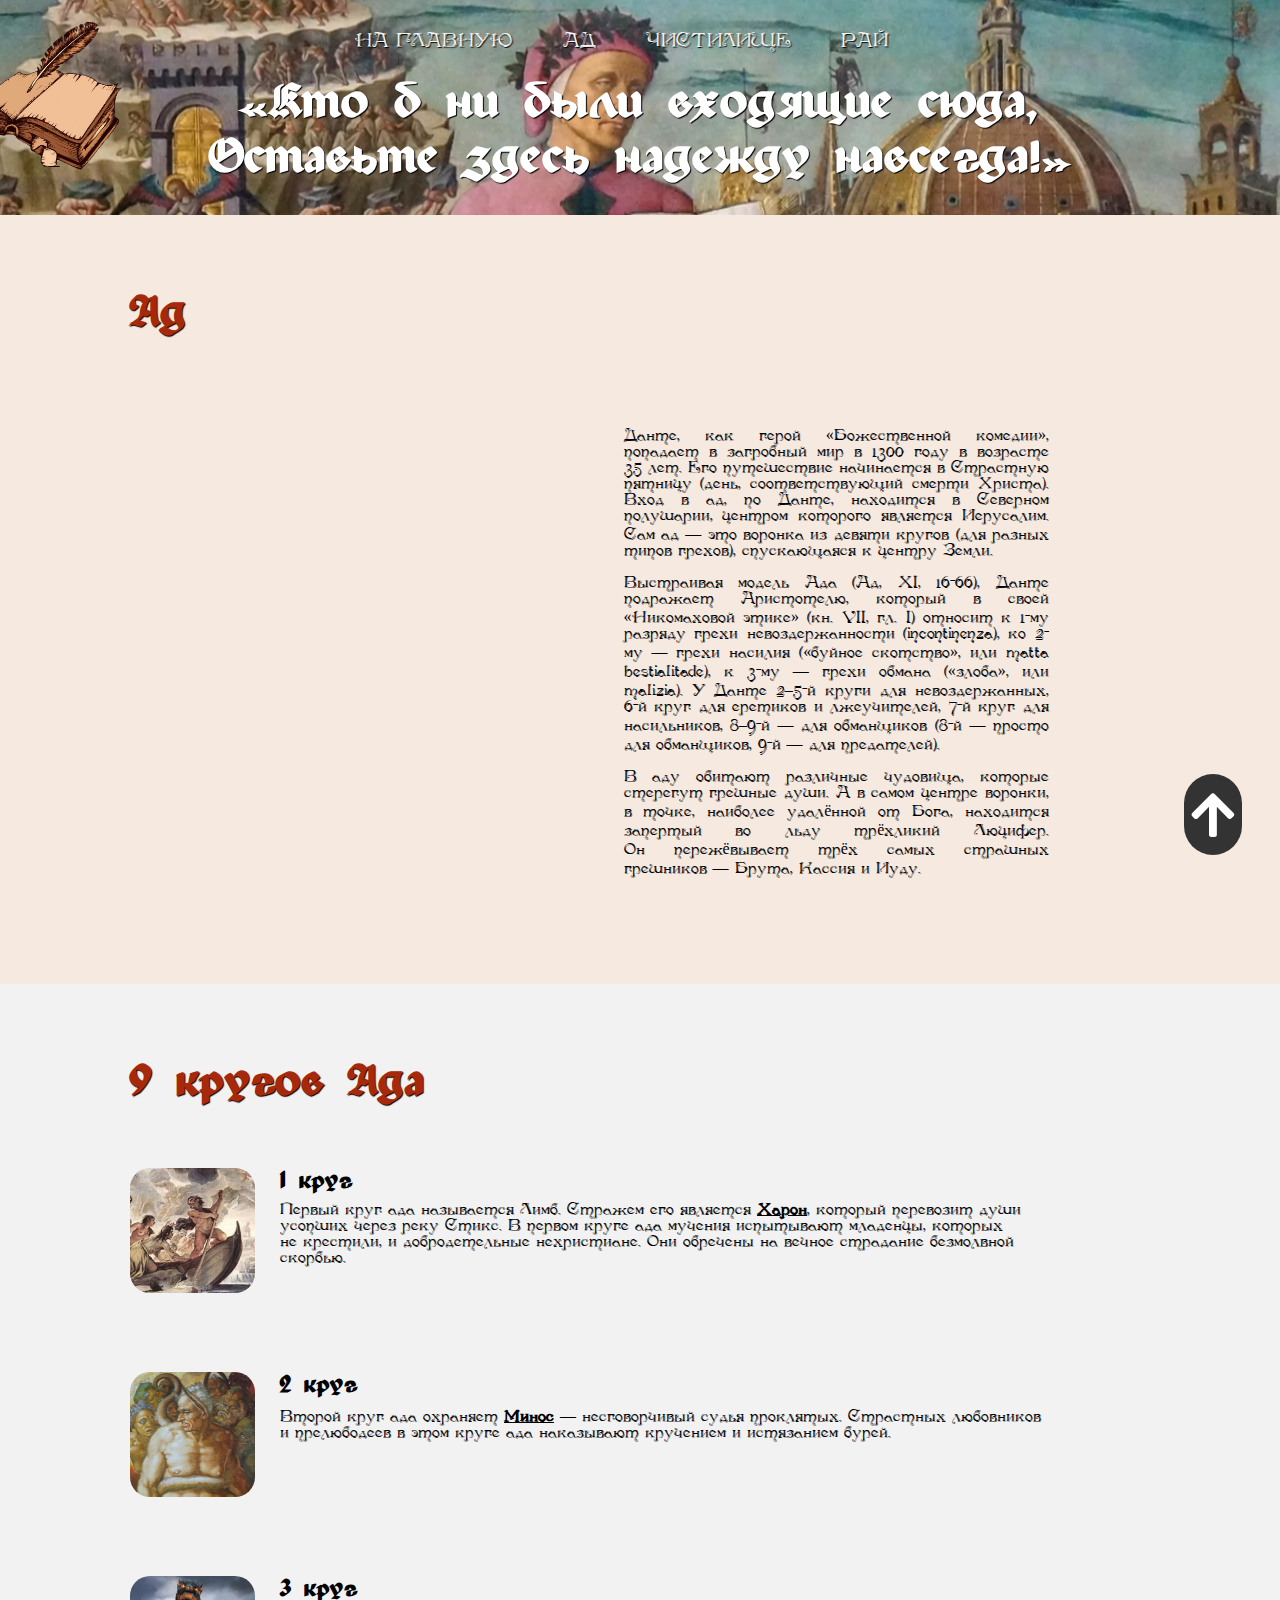
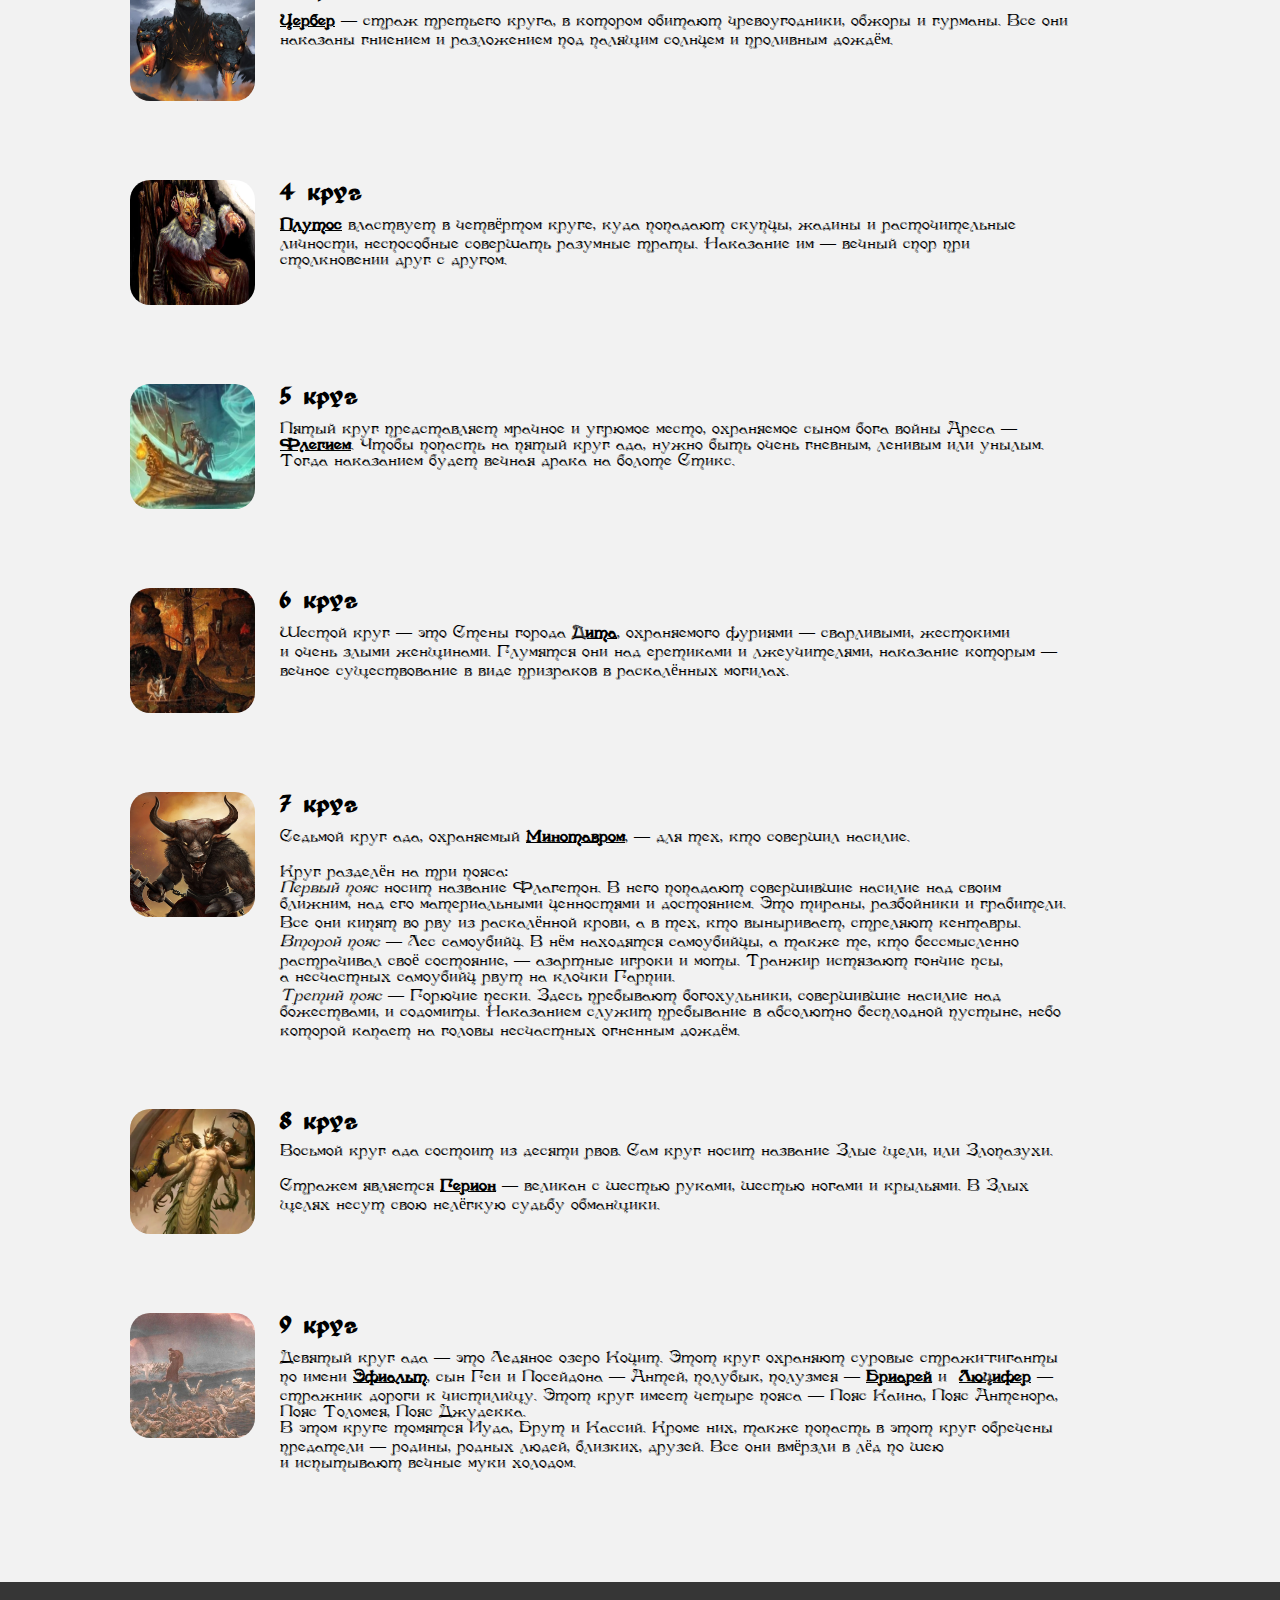
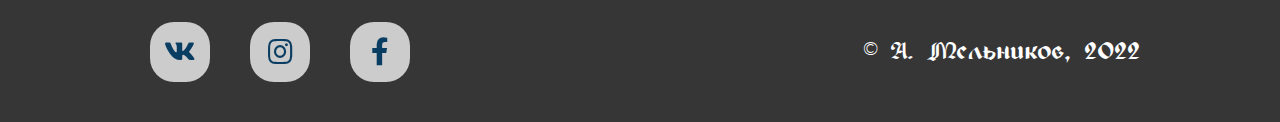
<file: hell/hell.html>
<!DOCTYPE html>
<html lang="ru">

<head>
  <meta charset="UTF-8">
  <link rel="stylesheet" href="hell_style.css" type="text/css">
  <link href="favicon.png" rel="shortcut icon" type="image/png">
  <link rel="stylesheet" href="https://cdnjs.cloudflare.com/ajax/libs/font-awesome/5.13.0/css/all.min.css">
  <title>Кантики | Ад</title>
</head>

<body>
  <a id="head"></a>
  <div class="page__header">
    <div class="container">
      <div class="header__top clearfix">
        <div class="header__logo">
          <a href="../index.html">
            <img src="logo.png" alt="Логотип" title="Логотип">
          </a>
        </div>

        <ul class="main__nav clearfix">
          <li><a href="../index.html">На главную</a></li>
          <li><a href="hell.html">Ад</a></li>
          <li><a href="../purgatory/purgatory.html">Чистилище</a></li>
          <li><a href="../paradise/paradise.html">Рай</a></li>
        </ul>

      </div>
      <div class="promo">
        <h3>
          &laquo;Кто&nbsp;б ни&nbsp;были входящие сюда,<br>
          Оставьте здесь надежду навсегда!&raquo;
        </h3>
      </div>
    </div>
  </div>

  <div class="hell">
    <div class="container">
      <h2 class="section__title">Ад</h2>
      <dl>
        <dd>
          <div class="container_slider">
            <img class="photo_slider" src="img/hell-1.jpg" alt="1 картина">
            <img class="photo_slider" src="img/hell-2.jpg" alt="2 картина">
            <img class="photo_slider" src="img/hell-3.jpg" alt="3 картина">
            <img class="photo_slider" src="img/hell-4.jpg" alt="4 картина">
            <img class="photo_slider" src="img/hell-5.jpg" alt="5 картина">
            <img class="photo_slider" src="img/hell-6.jpg" alt="6 картина">
            <img class="photo_slider" src="img/hell-7.jpg" alt="7 картина">
          </div>
          <p>
            Данте, как герой &laquo;Божественной комедии&raquo;, попадает в&nbsp;загробный мир в&nbsp;1300 году
            в&nbsp;возрасте 35&nbsp;лет. Его путешествие начинается в&nbsp;Страстную пятницу (день, соответствующий
            смерти Христа). Вход в&nbsp;ад, по&nbsp;Данте, находится в&nbsp;Северном полушарии, центром которого
            является Иерусалим. Сам ад&nbsp;&mdash; это воронка из&nbsp;девяти кругов (для разных типов грехов),
            спускающаяся к&nbsp;центру Земли.<br>
            <br>
            Выстраивая модель Ада (Ад, XI, 16-66), Данте подражает Аристотелю, который в&nbsp;своей &laquo;Никомаховой
            этике&raquo; (кн. VII, гл. I) относит к&nbsp;1-му разряду грехи невоздержанности (incontinenza),
            ко&nbsp;2-му&nbsp;&mdash; грехи насилия (&laquo;буйное скотство&raquo;, или matta bestialitade),
            к&nbsp;3-му&nbsp;&mdash; грехи обмана (&laquo;злоба&raquo;, или malizia). У&nbsp;Данте 2&ndash;5-й круги для
            невоздержанных, 6-й круг для еретиков и&nbsp;лжеучителей, 7-й круг для насильников, 8&ndash;9-й&nbsp;&mdash;
            для обманщиков (8-й&nbsp;&mdash; просто для обманщиков, 9-й&nbsp;&mdash; для предателей).<br>
            <br>
            В&nbsp;аду обитают различные чудовища, которые стерегут грешные души. А&nbsp;в&nbsp;самом центре воронки,
            в&nbsp;точке, наиболее удалённой от&nbsp;Бога, находится запертый во&nbsp;льду трёхликий Люцифер.
            Он&nbsp;пережёвывает трёх самых страшных грешников&nbsp;&mdash; Брута, Кассия и&nbsp;Иуду.
          </p>
        </dd>
      </dl>
    </div>
  </div>

  <div class="circles__of__hell">
    <div class="container">
      <h2 class="section__title">9 кругов Ада</h2>
      <dl>
        <dt>
          <h3 class="reference__title">1 круг</h3>
        </dt>
        <dd>
          <img src="img/cell-1.png" alt="Харон">
          <p>
            Первый круг ада называется Лимб. Стражем его является
            <b data-tooltip="Перевозчик душ умерших через реку Стикс (Ахерон). Сын Эреба и&nbsp;Нюкты">Харон</b>,
            который перевозит души усопших через реку Стикс. В&nbsp;первом круге ада мучения испытывают младенцы,
            которых не&nbsp;крестили, и&nbsp;добродетельные нехристиане. Они обречены на&nbsp;вечное страдание
            безмолвной скорбью.
          </p>
        </dd>

        <dt>
          <h3 class="reference__title">2 круг</h3>
        </dt>
        <dd>
          <img src="img/cell-2.png" alt="Минос">
          <p>
            Второй круг ада охраняет <b data-tooltip="Демон со&nbsp;змеиным хвостом, обвивающим новоприбывшую 
              душу и&nbsp;указывающим круг ада, в&nbsp;который предстоит душе спуститься">Минос</b>&nbsp;&mdash;
            несговорчивый судья проклятых. Страстных любовников
            и&nbsp;прелюбодеев в&nbsp;этом круге ада наказывают кручением и&nbsp;истязанием бурей.
          </p>
        </dd>

        <dt>
          <h3 class="reference__title">3 круг</h3>
        </dt>
        <dd>
          <img src="img/cell-3.png" alt="Цербер">
          <p>
            <b data-tooltip="Порождение Тифона и&nbsp;Ехидны, трёхголовый пёс, у&nbsp;которого из&nbsp;пастей течёт 
              ядовитая смесь. Охраняет выход из&nbsp;царства мёртвых Аида, не&nbsp;позволяя умершим возвращаться 
              в&nbsp;мир живых">Цербер</b>&nbsp;&mdash; страж третьего круга, в&nbsp;котором обитают чревоугодники,
            обжоры и&nbsp;гурманы. Все они наказаны гниением и&nbsp;разложением под палящим солнцем и&nbsp;проливным
            дождём.
          </p>
        </dd>

        <dt>
          <h3 class="reference__title">4 круг</h3>
        </dt>
        <dd>
          <img src="img/cell-4.png" alt="Плутос">
          <p>
            <b data-tooltip="Звероподобный демон, некогда бывший богом богатства на&nbsp;Олимпе, но&nbsp;был низвергнут 
            в&nbsp;ад, где охраняет доступ в&nbsp;четвёртый круг Ада">Плутос</b> властвует в&nbsp;четвёртом круге, куда
            попадают скупцы, жадины и&nbsp;расточительные личности, неспособные совершать разумные траты. Наказание
            им&nbsp;&mdash; вечный спор при столкновении друг с&nbsp;другом.
          </p>
        </dd>

        <dt>
          <h3 class="reference__title">5 круг</h3>
        </dt>
        <dd>
          <img src="img/cell-5.png" alt="Флегий">
          <p>
            Пятый круг представляет мрачное и&nbsp;угрюмое место, охраняемое сыном бога войны Ареса&nbsp;&mdash;
            <b data-tooltip="сын Ареса&nbsp;&mdash; бога войны&nbsp;&mdash; и&nbsp;Хрисы">Флегием</b>. Чтобы попасть
            на&nbsp;пятый круг ада, нужно быть очень гневным, ленивым или унылым. Тогда наказанием будет вечная драка
            на&nbsp;болоте Стикс.
          </p>
        </dd>

        <dt>
          <h3 class="reference__title">6 круг</h3>
        </dt>
        <dd>
          <img src="img/cell-6.png" alt="Город Дита">
          <p>
            Шестой круг&nbsp;&mdash; это Стены города <b data-tooltip="город Аида, бога подземного царства">Дита</b>,
            охраняемого фуриями&nbsp;&mdash; сварливыми, жестокими и&nbsp;очень злыми женщинами. Глумятся они над
            еретиками и&nbsp;лжеучителями, наказание которым&nbsp;&mdash; вечное существование в&nbsp;виде призраков
            в&nbsp;раскалённых могилах.
          </p>
        </dd>

        <dt>
          <h3 class="reference__title">7 круг</h3>
        </dt>
        <dd>
          <img src="img/cell-7.png" alt="Минотавр">
          <p>
            Седьмой круг ада, охраняемый <b data-tooltip="чудовище с&nbsp;телом человека и&nbsp;головой быка, 
              происшедшее от&nbsp;неестественной любви Пасифаи, жены царя Миноса, 
              к&nbsp;посланному Посейдоном">Минотавром</b>,&nbsp;&mdash; для тех, кто совершил насилие.<br>
            <br>
            Круг разделён на&nbsp;три пояса:<br>
            <i>Первый пояс</i> носит название Флагетон. В&nbsp;него попадают совершившие насилие над своим
            ближним, над его материальными ценностями и&nbsp;достоянием. Это тираны, разбойники и&nbsp;грабители. Все
            они кипят во&nbsp;рву из&nbsp;раскалённой крови, а&nbsp;в&nbsp;тех, кто выныривает, стреляют кентавры.<br>
            <i>Второй пояс</i>&nbsp;&mdash; Лес самоубийц. В&nbsp;нём находятся самоубийцы, а&nbsp;также&nbsp;те, кто
            бессмысленно растрачивал своё состояние,&nbsp;&mdash; азартные игроки и&nbsp;моты. Транжир истязают гончие
            псы, а&nbsp;несчастных самоубийц рвут на&nbsp;клочки Гарпии.<br>
            <i>Третий пояс</i>&nbsp;&mdash; Горючие пески. Здесь пребывают богохульники, совершившие насилие над
            божествами, и&nbsp;содомиты. Наказанием служит пребывание в&nbsp;абсолютно бесплодной пустыне, небо которой
            капает на&nbsp;головы несчастных огненным дождём.
          </p>
        </dd>

        <dt>
          <h3 class="reference__title">8 круг</h3>
        </dt>
        <dd>
          <img src="img/cell-8.png" alt="Герион">
          <p>
            Восьмой круг ада состоит из&nbsp;десяти рвов. Сам круг носит название Злые щели, или Злопазухи.<br>
            <br>
            Стражем является <b data-tooltip="в&nbsp;древнегреческой мифологии великан с&nbsp;острова Эрифия, 
              у&nbsp;которого было шесть рук, шесть ног и&nbsp;крылья, 
              а&nbsp;тело состояло из&nbsp;трёх человеческих тел">Герион</b>&nbsp;&mdash; великан с&nbsp;шестью руками,
            шестью ногами и&nbsp;крыльями. В&nbsp;Злых щелях несут свою нелёгкую судьбу обманщики.<br>
          </p>
        </dd>

        <dt>
          <h3 class="reference__title">9 круг</h3>
        </dt>
        <dd>
          <img src="img/cell-9.png" alt="Эфиальт">
          <p>
            Девятый круг ада&nbsp;&mdash; это Ледяное озеро Коцит. Этот круг охраняют суровые стражи-гиганты
            по&nbsp;имени <b data-tooltip="имел нечеловеческую силу и&nbsp;буйный нрав">Эфиальт</b>, сын Геи
            и&nbsp;Посейдона&nbsp;&mdash; Антей, полубык, полузмея&nbsp;&mdash;
            <b data-tooltip="Чудовищное существо с 50 головами и сотней рук">Бриарей</b> и&nbsp;
            <b data-tooltip="падший ангел, отождествляемый с Дьяволом">Люцифер</b>&nbsp;&mdash;
            стражник дороги к&nbsp;чистилищу. Этот круг имеет четыре пояса&nbsp;&mdash; Пояс Каина, Пояс Антенора, Пояс
            Толомея, Пояс Джудекка.<br>
            В&nbsp;этом круге томятся Иуда, Брут и&nbsp;Кассий. Кроме них, также попасть в&nbsp;этот круг обречены
            предатели&nbsp;&mdash; родины, родных людей, близких, друзей. Все они вмёрзли в&nbsp;лёд по&nbsp;шею
            и&nbsp;испытывают вечные муки холодом.
          </p>
        </dd>
      </dl>
    </div>
  </div>

  <div class="page__footer">
    <div class="container">
      <div class="footer__social">
        <div class="sm">
          <a href="https://vk.com/m1lord" target="_blank"><i class="fab fa-vk"></i></a>
          <a href="https://www.instagram.com/me1ort/" target="_blank"><i class="fab fa-instagram"></i></a>
          <a href="https://www.facebook.com/m1lord/" target="_blank"><i class="fab fa-facebook-f"></i></a>
        </div>
      </div>

      <div class="footer__copyright">
        <a class="mail" href="mailto:arkabrik18@gmail.com">&copy;&nbsp;А.&nbsp;Мельников, 2022</a>
      </div>
    </div>
  </div>

  <a href="#head" class="arrowUp">
    <i class="fas fa-arrow-up"></i>
  </a>

</body>

</html>
</file>
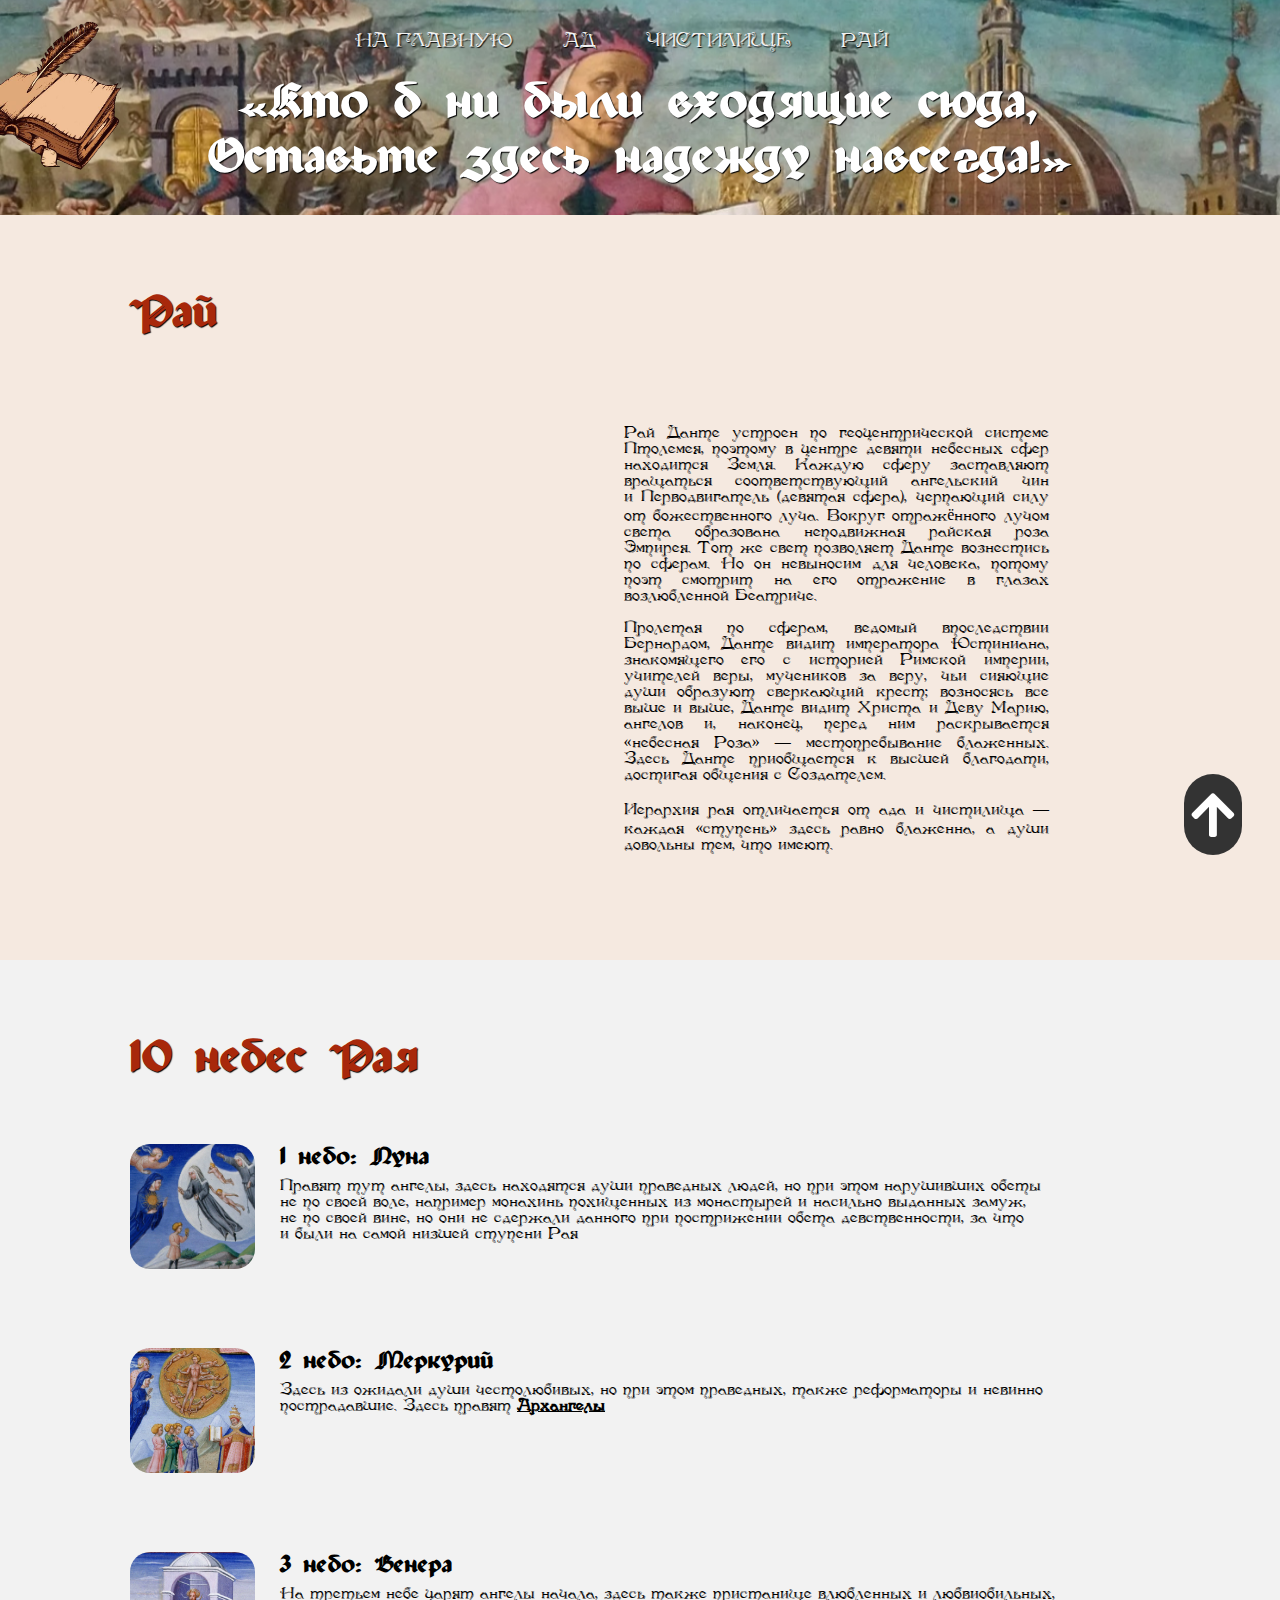
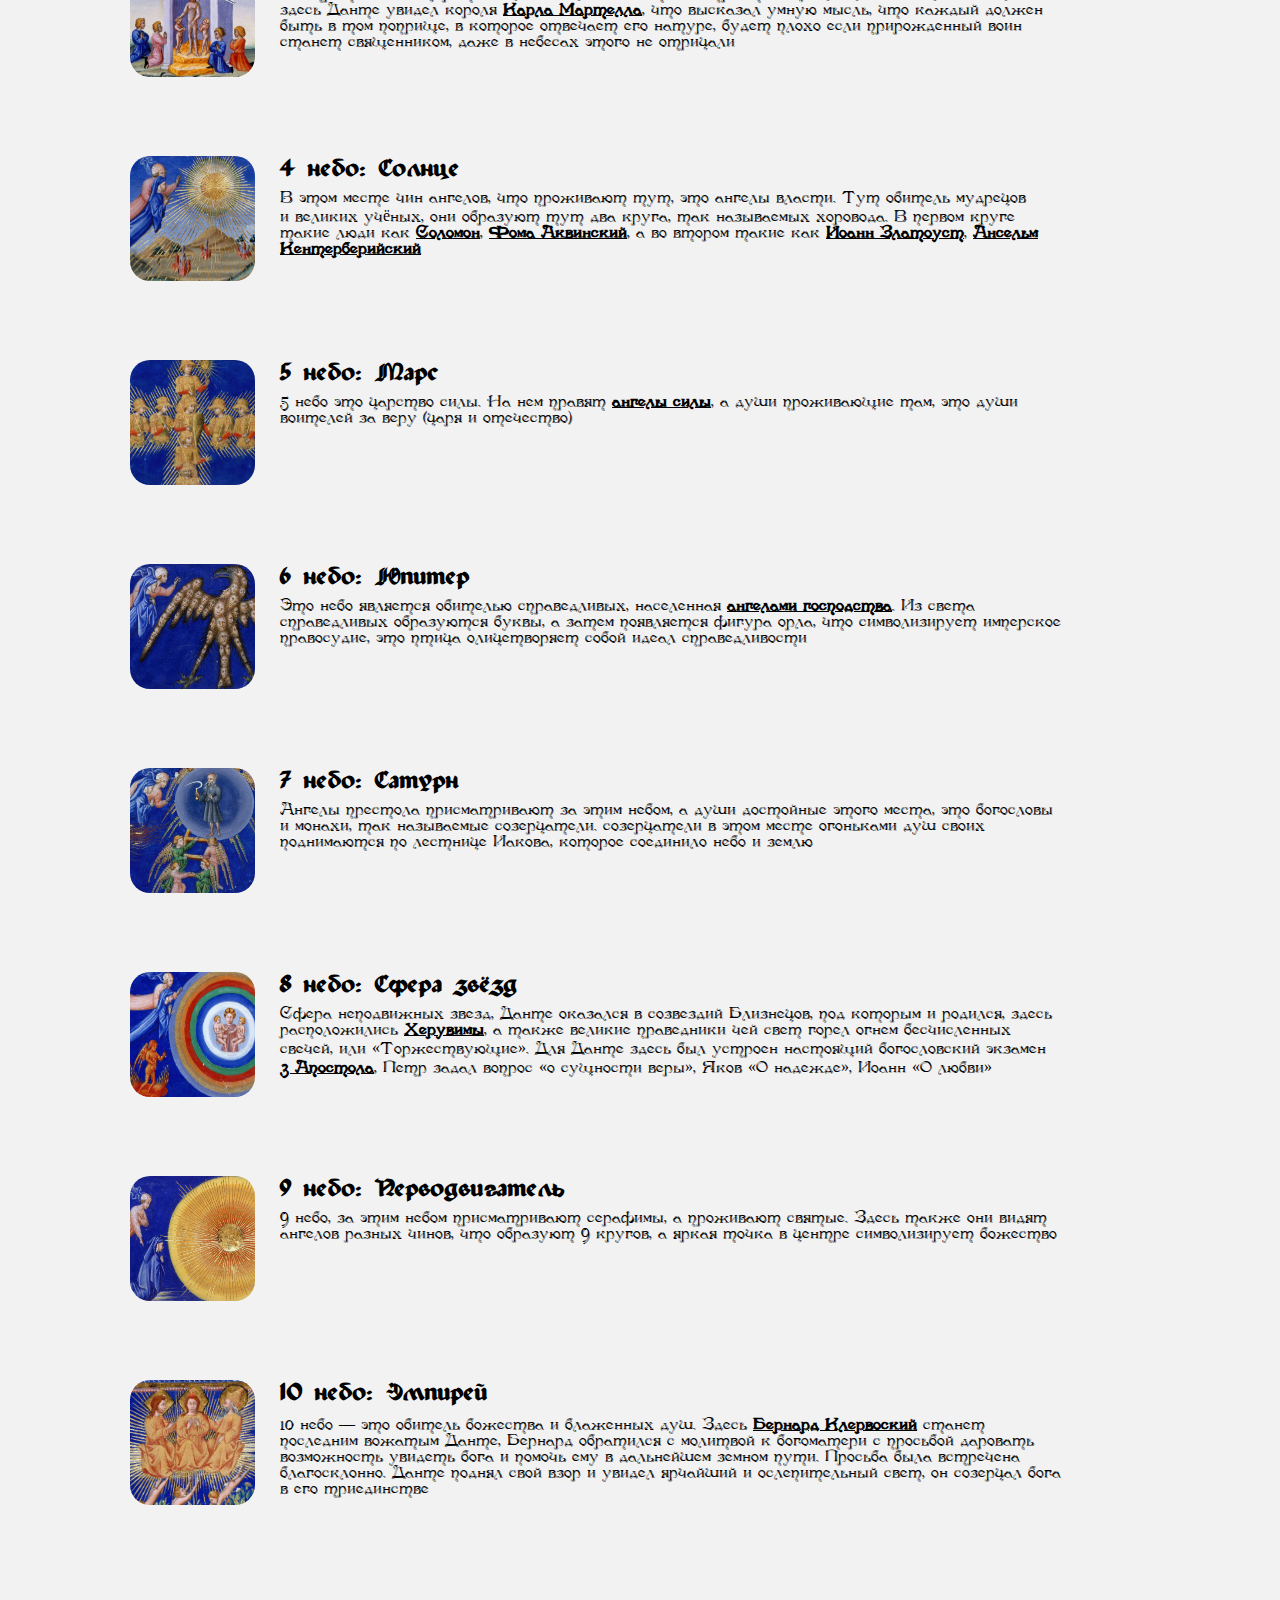
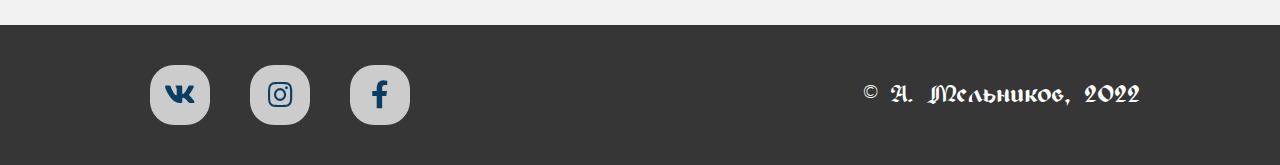
<file: paradise/paradise.html>
<!DOCTYPE html>
<html lang="ru">

<head>
  <meta charset="UTF-8">
  <link rel="stylesheet" href="paradise_style.css" type="text/css">
  <link href="favicon.png" rel="shortcut icon" type="image/png">
  <link rel="stylesheet" href="https://cdnjs.cloudflare.com/ajax/libs/font-awesome/5.13.0/css/all.min.css">
  <title>Кантики | Рай</title>
</head>

<body>
  <a id="head"></a>
  <div class="page__header">
    <div class="container">
      <div class="header__top clearfix">
        <div class="header__logo">
          <a href="../index.html">
            <img src="logo.png" alt="Логотип" title="Логотип">
          </a>
        </div>

        <ul class="main__nav clearfix">
          <li><a href="../index.html">На главную</a></li>
          <li><a href="../hell/hell.html">Ад</a></li>
          <li><a href="../purgatory/purgatory.html">Чистилище</a></li>
          <li><a href="paradise.html">Рай</a></li>
        </ul>

      </div>
      <div class="promo">
        <h3>
          &laquo;Кто&nbsp;б ни&nbsp;были входящие сюда,<br>
          Оставьте здесь надежду навсегда!&raquo;
        </h3>
      </div>
    </div>
  </div>

  <div class="paradise">
    <div class="container">
      <h2 class="section__title">Рай</h2>
      <dl>
        <dd>
          <div class="container_slider">
            <img class="photo_slider" src="img/parad-7.jpg" alt="1 картина">
            <img class="photo_slider" src="img/parad-6.jpg" alt="2 картина">
            <img class="photo_slider" src="img/parad-5.jpg" alt="3 картина">
            <img class="photo_slider" src="img/parad-4.jpg" alt="4 картина">
            <img class="photo_slider" src="img/parad-3.jpg" alt="5 картина">
            <img class="photo_slider" src="img/parad-2.jpg" alt="6 картина">
            <img class="photo_slider" src="img/parad-1.jpg" alt="7 картина">
          </div>
          <p>
            Рай Данте устроен по&nbsp;геоцентрической системе Птолемея, поэтому в&nbsp;центре девяти небесных сфер
            находится Земля. Каждую сферу заставляют вращаться соответствующий ангельский чин и&nbsp;Перводвигатель
            (девятая сфера), черпающий силу от&nbsp;божественного луча. Вокруг отражённого лучом света образована
            неподвижная райская роза Эмпирея. Тот&nbsp;же свет позволяет Данте вознестись по&nbsp;сферам.
            Но&nbsp;он&nbsp;невыносим для человека, потому поэт смотрит на&nbsp;его отражение в&nbsp;глазах возлюбленной
            Беатриче.<br>
            <br>
            Пролетая по&nbsp;сферам, ведомый впоследствии Бернардом, Данте видит императора Юстиниана, знакомящего его
            с&nbsp;историей Римской империи, учителей веры, мучеников за&nbsp;веру, чьи сияющие души образуют сверкающий
            крест; возносясь все выше и&nbsp;выше, Данте видит Христа и&nbsp;Деву Марию, ангелов&nbsp;и, наконец, перед
            ним раскрывается &laquo;небесная Роза&raquo;&nbsp;&mdash; местопребывание блаженных. Здесь Данте приобщается
            к&nbsp;высшей благодати, достигая общения с&nbsp;Создателем.<br>
            <br>
            Иерархия рая отличается от&nbsp;ада и&nbsp;чистилища&nbsp;&mdash; каждая &laquo;ступень&raquo; здесь равно
            блаженна, а&nbsp;души довольны тем, что имеют.
          </p>
        </dd>
      </dl>
    </div>
  </div>

  <div class="heaven__of__paradise">
    <div class="container">
      <h2 class="section__title">10 небес Рая</h2>
      <dl>
        <dt>
          <h3 class="reference__title">1 небо: Луна</h3>
        </dt>
        <dd>
          <img src="img/cell-1.png" alt="Луна">
          <p>
            Правят тут ангелы, здесь находятся души праведных людей, но&nbsp;при этом нарушивших обеты
            не&nbsp;по&nbsp;своей воле, например монахинь похищенных из&nbsp;монастырей и&nbsp;насильно выданных замуж,
            не&nbsp;по&nbsp;своей вине, но&nbsp;они не&nbsp;сдержали данного при пострижении обета девственности,
            за&nbsp;что и&nbsp;были на&nbsp;самой низшей ступени Рая
          </p>
        </dd>

        <dt>
          <h3 class="reference__title">2 небо: Меркурий</h3>
        </dt>
        <dd>
          <img src="img/cell-2.png" alt="Меркурий">
          <p>
            Здесь из&nbsp;ожидали души честолюбивых, но&nbsp;при этом праведных, также реформаторы и&nbsp;невинно
            пострадавшие. Здесь правят <b data-tooltip="Высший ранг Ангелов, кто ближе всего к&nbsp;Божевеликолепному свету. 
              Это главные ангельские творения Бога.">Архангелы</b>
          </p>
        </dd>

        <dt>
          <h3 class="reference__title">3 небо: Венера</h3>
        </dt>
        <dd>
          <img src="img/cell-3.png" alt="Венера">
          <p>
            На&nbsp;третьем небе царят ангелы начала, здесь также пристанище влюбленных и&nbsp;любвиобильных, здесь
            Данте увидел короля <b data-tooltip="Майордом Франкского государства в&nbsp;717-741 годах из&nbsp;рода Пипинидов, 
              вошедший в&nbsp;историю как спаситель Европы от&nbsp;арабов в&nbsp;битве при Пуатье">Карла Мартелла</b>,
            что&nbsp;высказал умную мысль, что каждый должен быть в&nbsp;том поприще, в&nbsp;которое отвечает его
            натуре, будет плохо если прирожденный воин станет священником, даже в&nbsp;небесах этого не&nbsp;отрицали
          </p>
        </dd>

        <dt>
          <h3 class="reference__title">4 небо: Солнце</h3>
        </dt>
        <dd>
          <img src="img/cell-4.png" alt="Солнце">
          <p>
            В&nbsp;этом месте чин ангелов, что проживают тут, это ангелы власти. Тут обитель мудрецов и&nbsp;великих
            учёных, они образуют тут два круга, так называемых хоровода. В&nbsp;первом круге такие люди как <b
              data-tooltip="Правитель объединённого Израильского царства в&nbsp;период его наивысшего расцвета">Соломон</b>,
            <b data-tooltip="Итальянский философ и&nbsp;теолог, канонизирован католической церковью как святой">Фома
              Аквинский</b>, а&nbsp;во&nbsp;втором такие как <b data-tooltip="Архиепископ Константинопольский, богослов, 
              почитается как один из трёх Вселенских святителей и учителей">Иоанн Златоуст</b>, <b
              data-tooltip="Католический богослов, средневековый философ, архиепископ Кентерберийский">Ансельм
              Кентерберийский</b>
          </p>
        </dd>

        <dt>
          <h3 class="reference__title">5 небо: Марс</h3>
        </dt>
        <dd>
          <img src="img/cell-5.png" alt="Марс">
          <p>
            5&nbsp;небо это царство силы. На&nbsp;нем правят <b data-tooltip="Упорядоченное представление гармонического единства мира ангелов, в&nbsp;христианстве, 
              в&nbsp;частности, разработанное на&nbsp;основе принципа триадического построения">ангелы
              силы</b>, а&nbsp;души проживающие там, это души воителей за&nbsp;веру (царя и&nbsp;отечество)
          </p>
        </dd>

        <dt>
          <h3 class="reference__title">6 небо: Юпитер</h3>
        </dt>
        <dd>
          <img src="img/cell-6.png" alt="Юпитер">
          <p>
            Это небо является обителью справедливых, населенная <b data-tooltip="Ангельский чин. В ангельской иерархии 
              принадлежит второй триаде, куда также входят Силы и Власти">ангелами господства</b>. Из&nbsp;света
            справедливых образуются буквы, а&nbsp;затем появляется фигура орла, что символизирует имперское правосудие,
            это птица олицетворяет собой идеал справедливости
          </p>
        </dd>

        <dt>
          <h3 class="reference__title">7 небо: Сатурн</h3>
        </dt>
        <dd>
          <img src="img/cell-7.png" alt="Сатурн">
          <p>
            Ангелы престола присматривают за&nbsp;этим небом, а&nbsp;души достойные этого места, это богословы
            и&nbsp;монахи, так называемые созерцатели. созерцатели в&nbsp;этом месте огоньками душ своих поднимаются
            по&nbsp;лестнице Иакова, которое соединило небо и&nbsp;землю
          </p>
        </dd>

        <dt>
          <h3 class="reference__title">8 небо: Сфера звёзд</h3>
        </dt>
        <dd>
          <img src="img/cell-8.png" alt="Сфера звёзд">
          <p>
            Сфера неподвижных звезд, Данте оказался в&nbsp;созвездий Близнецов, под которым и&nbsp;родился, здесь
            расположились <b data-tooltip="Упоминаемое в&nbsp;Библии крылатое небесное существо. 
              В&nbsp;библейском представлении о&nbsp;небесных существах херувимы вместе 
              с&nbsp;серафимами являются самыми близкими к&nbsp;Богу">Херувимы</b>,
            а&nbsp;также великие праведники чей свет горел огнем бесчисленных свечей, или &laquo;Торжествующие&raquo;.
            Для Данте здесь был устроен настоящий богословский экзамен <b data-tooltip="Свидетели Преображения 
              Господня на&nbsp;горе Фавор">3&nbsp;Апостола</b>, Петр задал вопрос &laquo;о&nbsp;сущности веры&raquo;,
            Яков &laquo;О&nbsp;надежде&raquo;, Иоанн &laquo;О&nbsp;любви&raquo;
          </p>
        </dd>

        <dt>
          <h3 class="reference__title">9 небо: Перводвигатель</h3>
        </dt>
        <dd>
          <img src="img/cell-9.png" alt="Перводвигатель">
          <p>
            9&nbsp;небо, за&nbsp;этим небом присматривают серафимы, а&nbsp;проживают святые. Здесь также они видят
            ангелов разных чинов, что образуют 9&nbsp;кругов, а&nbsp;яркая точка в&nbsp;центре символизирует божество
          </p>
        </dd>

        <dt>
          <h3 class="reference__title">10 небо: Эмпирей</h3>
        </dt>
        <dd>
          <img src="img/cell-10.png" alt="Эмпирей">
          <p>
            10&nbsp;небо&nbsp;&mdash; это обитель божества и&nbsp;блаженных душ. Здесь <b data-tooltip="Французский средневековый 
              богослов, мистик, общественный деятель, цистерцианский монах, аббат монастыря Клерво">Бернард
              Клервоский</b> станет последним вожатым Данте, Бернард обратился с&nbsp;молитвой к&nbsp;богоматери
            с&nbsp;просьбой даровать возможность увидеть бога и&nbsp;помочь ему в&nbsp;дальнейшем земном пути. Просьба
            была встречена благосклонно. Данте поднял свой взор и&nbsp;увидел ярчайший и&nbsp;ослепительный свет,
            он&nbsp;созерцал бога в&nbsp;его триединстве
          </p>
        </dd>
      </dl>
    </div>
  </div>

  <div class="page__footer">
    <div class="container">
      <div class="footer__social">
        <div class="sm">
          <a href="https://vk.com/m1lord" target="_blank"><i class="fab fa-vk"></i></a>
          <a href="https://www.instagram.com/me1ort/" target="_blank"><i class="fab fa-instagram"></i></a>
          <a href="https://www.facebook.com/m1lord/" target="_blank"><i class="fab fa-facebook-f"></i></a>
        </div>
      </div>

      <div class="footer__copyright">
        <a class="mail" href="mailto:arkabrik18@gmail.com">&copy;&nbsp;А.&nbsp;Мельников, 2022</a>
      </div>
    </div>
  </div>

  <a href="#head" class="arrowUp">
    <i class="fas fa-arrow-up"></i>
  </a>

</body>

</html>
</file>
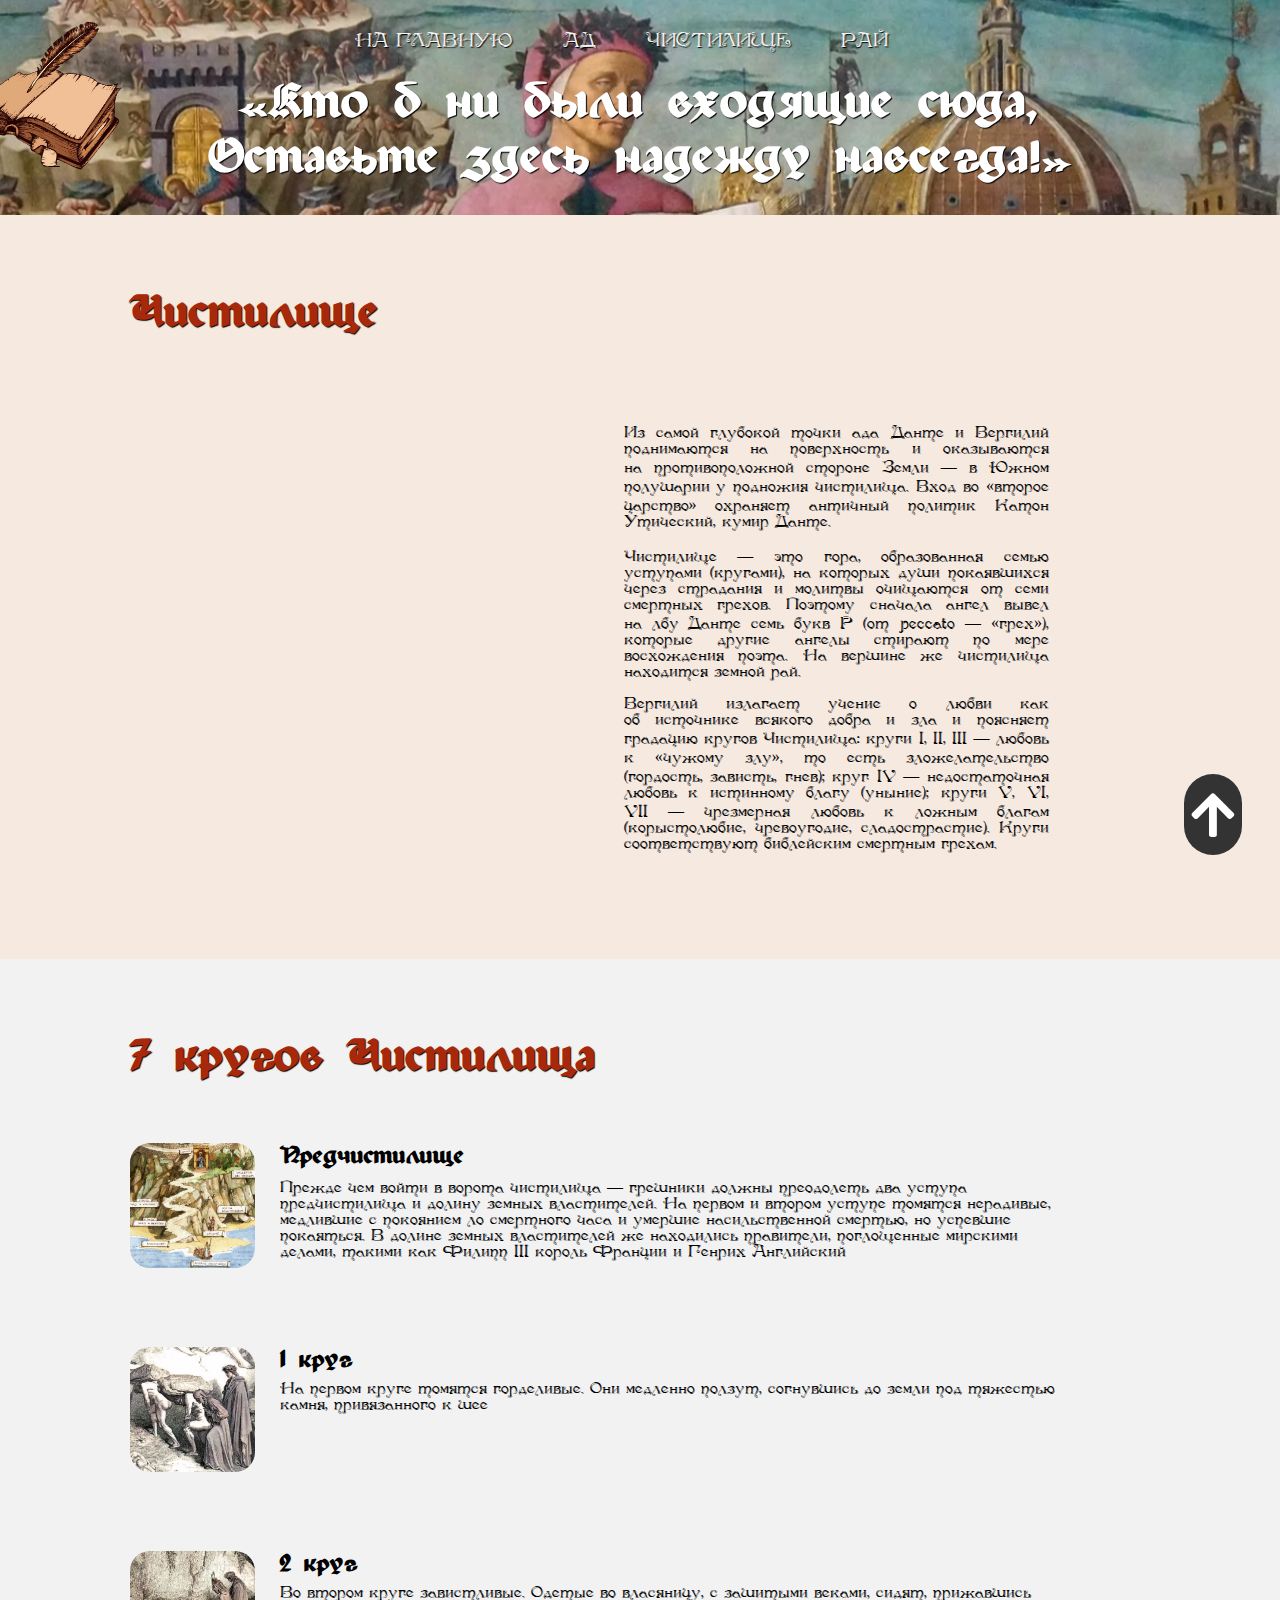
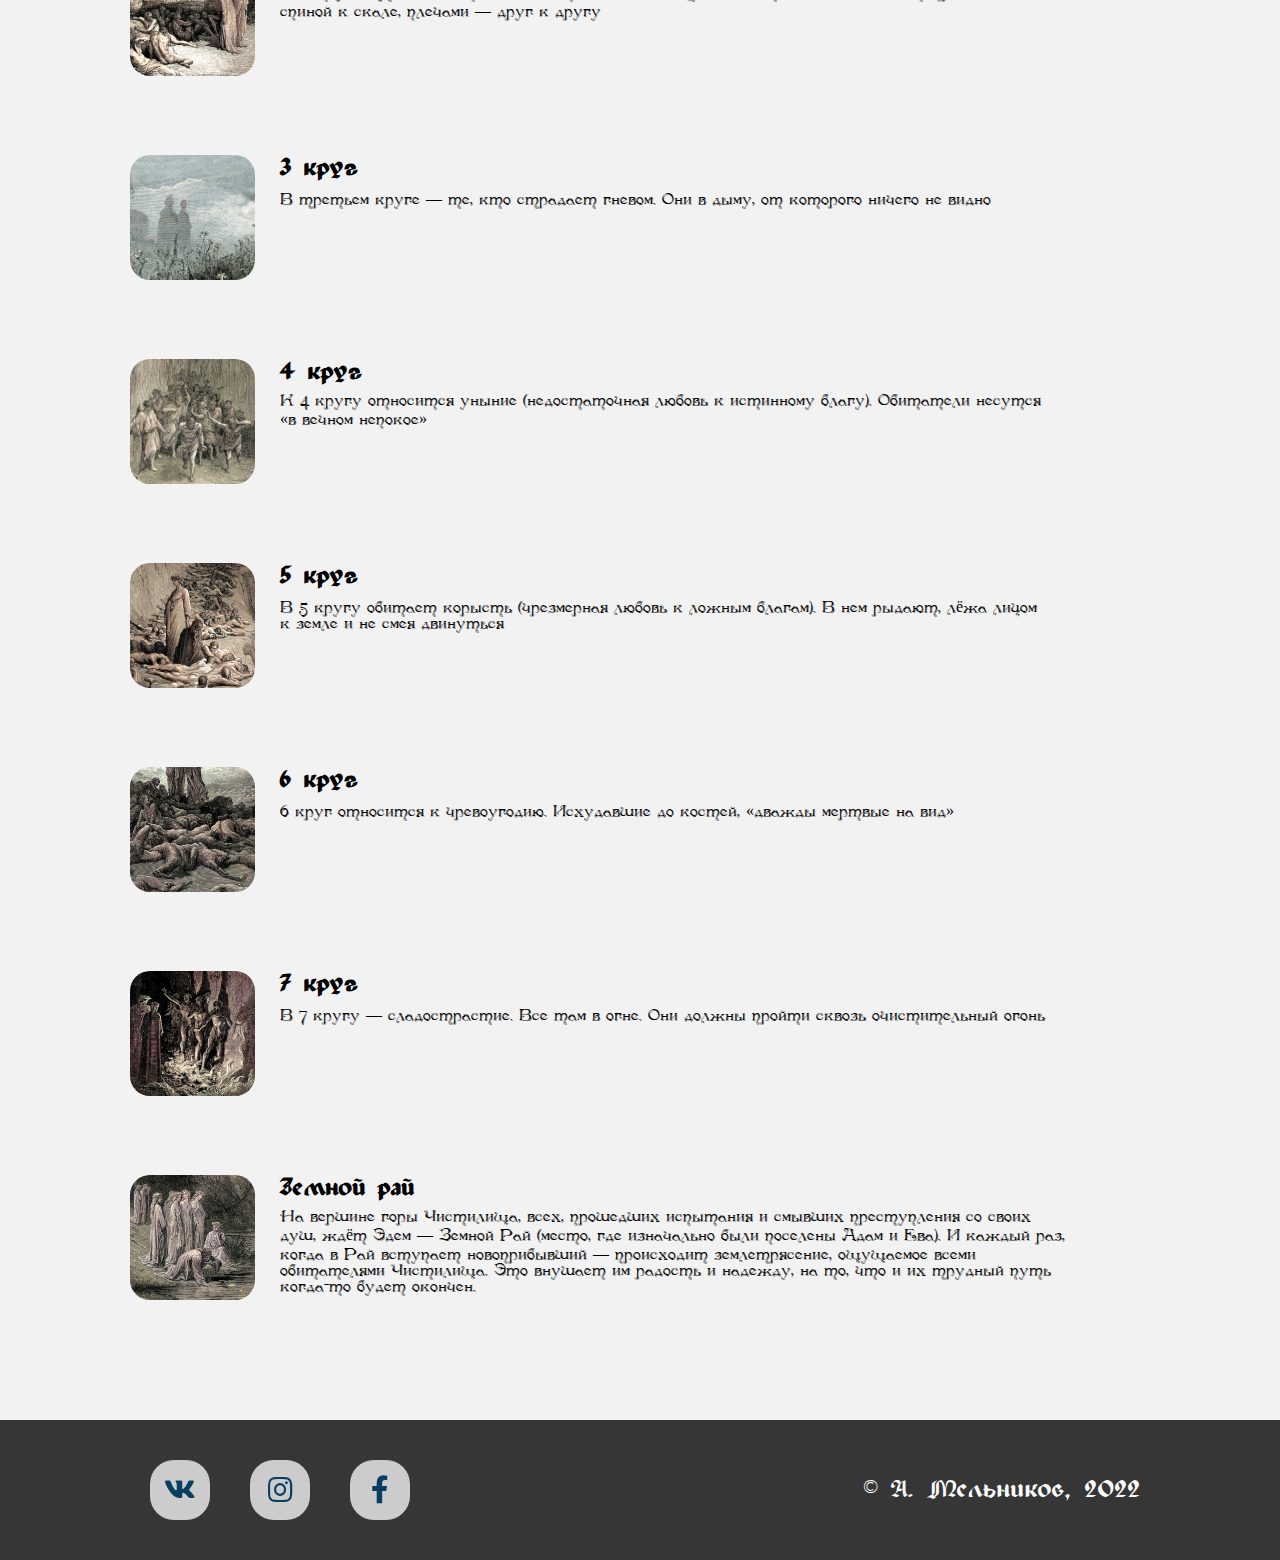
<file: purgatory/purgatory.html>
<!DOCTYPE html>
<html lang="ru">

<head>
  <meta charset="UTF-8">
  <link rel="stylesheet" href="purgatory_style.css" type="text/css">
  <link href="favicon.png" rel="shortcut icon" type="image/png">
  <link rel="stylesheet" href="https://cdnjs.cloudflare.com/ajax/libs/font-awesome/5.13.0/css/all.min.css">
  <title>Кантики | Чистилище</title>
</head>

<body>
  <a id="head"></a>
  <div class="page__header">
    <div class="container">
      <div class="header__top clearfix">
        <div class="header__logo">
          <a href="../index.html">
            <img src="logo.png" alt="Логотип" title="Логотип">
          </a>
        </div>

        <ul class="main__nav clearfix">
          <li><a href="../index.html">На главную</a></li>
          <li><a href="../hell/hell.html">Ад</a></li>
          <li><a href="purgatory.html">Чистилище</a></li>
          <li><a href="../paradise/paradise.html">Рай</a></li>
        </ul>

      </div>
      <div class="promo">
        <h3>
          &laquo;Кто&nbsp;б ни&nbsp;были входящие сюда,<br>
          Оставьте здесь надежду навсегда!&raquo;
        </h3>
      </div>
    </div>
  </div>

  <div class="purgatory">
    <div class="container">
      <h2 class="section__title">Чистилище</h2>
      <dl>
        <dd>
          <div class="container_slider">
            <img class="photo_slider" src="img/pur-1.jpg" alt="1 картина">
            <img class="photo_slider" src="img/pur-2.jpg" alt="2 картина">
            <img class="photo_slider" src="img/pur-3.jpg" alt="3 картина">
            <img class="photo_slider" src="img/pur-4.jpg" alt="4 картина">
            <img class="photo_slider" src="img/pur-5.jpg" alt="5 картина">
            <img class="photo_slider" src="img/pur-6.jpg" alt="6 картина">
            <img class="photo_slider" src="img/pur-7.jpg" alt="7 картина">
          </div>
          <p>
            Из&nbsp;самой глубокой точки ада Данте и&nbsp;Вергилий поднимаются на&nbsp;поверхность и&nbsp;оказываются
            на&nbsp;противоположной стороне Земли&nbsp;&mdash; в&nbsp;Южном полушарии у&nbsp;подножия чистилища. Вход
            во&nbsp;&laquo;второе царство&raquo; охраняет античный политик Катон Утический, кумир Данте.<br>
            <br>
            Чистилище&nbsp;&mdash; это гора, образованная семью уступами (кругами), на&nbsp;которых души покаявшихся
            через страдания и&nbsp;молитвы очищаются от&nbsp;семи смертных грехов. Поэтому сначала ангел вывел
            на&nbsp;лбу Данте семь букв&nbsp;P (от&nbsp;peccato&nbsp;&mdash; &laquo;грех&raquo;), которые другие ангелы
            стирают по&nbsp;мере восхождения поэта. На&nbsp;вершине&nbsp;же чистилища находится земной рай.<br>
            <br>
            Вергилий излагает учение о&nbsp;любви как об&nbsp;источнике всякого добра и&nbsp;зла и&nbsp;поясняет
            градацию кругов Чистилища: круги I, II, III&nbsp;&mdash; любовь к&nbsp;&laquo;чужому злу&raquo;,
            то&nbsp;есть зложелательство (гордость, зависть, гнев); круг IV&nbsp;&mdash; недостаточная любовь
            к&nbsp;истинному благу (уныние); круги V, VI, VII&nbsp;&mdash; чрезмерная любовь к&nbsp;ложным благам
            (корыстолюбие, чревоугодие, сладострастие). Круги соответствуют библейским смертным грехам.
          </p>
        </dd>
      </dl>
    </div>
  </div>

  <div class="circles__of__purgatory">
    <div class="container">
      <h2 class="section__title">7 кругов Чистилища</h2>
      <dl>
        <dt>
          <h3 class="reference__title">Предчистилище</h3>
        </dt>
        <dd>
          <img src="img/cell-1.png" alt="Предчистилище">
          <p>
            Прежде чем войти в&nbsp;ворота чистилища&nbsp;&mdash; грешники должны преодолеть два уступа предчистилища
            и&nbsp;долину земных властителей. На&nbsp;первом и&nbsp;втором уступе томятся нерадивые, медлившие
            с&nbsp;покоянием ло&nbsp;смертного часа и&nbsp;умершие насильственной смертью, но&nbsp;успевшие покаяться.
            В&nbsp;долине земных властителей&nbsp;же находились правители, поглощенные мирскими делами, такими как
            Филипп III король Франции и&nbsp;Генрих Английский
          </p>
        </dd>

        <dt>
          <h3 class="reference__title">1 круг</h3>
        </dt>
        <dd>
          <img src="img/cell-2.png" alt="Горделивые">
          <p>
            На&nbsp;первом круге томятся горделивые. Они медленно ползут, согнувшись до&nbsp;земли под тяжестью камня,
            привязанного к&nbsp;шее
          </p>
        </dd>

        <dt>
          <h3 class="reference__title">2 круг</h3>
        </dt>
        <dd>
          <img src="img/cell-3.png" alt="Завистливые">
          <p>
            Во&nbsp;втором круге завистливые. Одетые во&nbsp;власяницу, с&nbsp;зашитыми веками, сидят, прижавшись спиной
            к&nbsp;скале, плечами&nbsp;&mdash; друг к&nbsp;другу
          </p>
        </dd>

        <dt>
          <h3 class="reference__title">3 круг</h3>
        </dt>
        <dd>
          <img src="img/cell-4.png" alt="Гневные">
          <p>
            В&nbsp;третьем круге&nbsp;&mdash; те, кто страдает гневом. Они в&nbsp;дыму, от&nbsp;которого ничего
            не&nbsp;видно
          </p>
        </dd>

        <dt>
          <h3 class="reference__title">4 круг</h3>
        </dt>
        <dd>
          <img src="img/cell-5.png" alt="Унывшие">
          <p>
            К&nbsp;4&nbsp;кругу относится уныние (недостаточная любовь к&nbsp;истинному благу). Обитатели несутся
            &laquo;в&nbsp;вечном непокое&raquo;
          </p>
        </dd>

        <dt>
          <h3 class="reference__title">5 круг</h3>
        </dt>
        <dd>
          <img src="img/cell-6.png" alt="Корыстные">
          <p>
            В&nbsp;5&nbsp;кругу обитает корысть (чрезмерная любовь к&nbsp;ложным благам). В&nbsp;нем рыдают, лёжа лицом
            к&nbsp;земле и&nbsp;не&nbsp;смея двинуться
          </p>
        </dd>

        <dt>
          <h3 class="reference__title">6 круг</h3>
        </dt>
        <dd>
          <img src="img/cell-7.png" alt="Чревоугодники">
          <p>
            6&nbsp;круг относится к&nbsp;чревоугодию. Исхудавшие до&nbsp;костей, &laquo;дважды мертвые
            на&nbsp;вид&raquo;
          </p>
        </dd>

        <dt>
          <h3 class="reference__title">7 круг</h3>
        </dt>
        <dd>
          <img src="img/cell-8.png" alt="Сладострастники">
          <p>
            В&nbsp;7&nbsp;кругу&nbsp;&mdash; сладострастие. Все там в&nbsp;огне. Они должны пройти сквозь очистительный
            огонь
          </p>
        </dd>

        <dt>
          <h3 class="reference__title">Земной рай</h3>
        </dt>
        <dd>
          <img src="img/cell-9.png" alt="Земной рай">
          <p>
            На&nbsp;вершине горы Чистилища, всех, прошедших испытания и&nbsp;смывших преступления со&nbsp;своих душ,
            ждёт Эдем&nbsp;&mdash; Земной Рай (место, где изначально были поселены Адам и&nbsp;Ева). И&nbsp;каждый раз,
            когда в&nbsp;Рай вступает новоприбывший&nbsp;&mdash; происходит землетрясение, ощущаемое всеми обитателями
            Чистилища. Это внушает им&nbsp;радость и&nbsp;надежду, на&nbsp;то, что и&nbsp;их&nbsp;трудный путь когда-то
            будет окончен.
          </p>
        </dd>
      </dl>
    </div>
  </div>

  <div class="page__footer">
    <div class="container">
      <div class="footer__social">
        <div class="sm">
          <a href="https://vk.com/m1lord" target="_blank"><i class="fab fa-vk"></i></a>
          <a href="https://www.instagram.com/me1ort/" target="_blank"><i class="fab fa-instagram"></i></a>
          <a href="https://www.facebook.com/m1lord/" target="_blank"><i class="fab fa-facebook-f"></i></a>
        </div>
      </div>

      <div class="footer__copyright">
        <a class="mail" href="mailto:arkabrik18@gmail.com">&copy;&nbsp;А.&nbsp;Мельников, 2022</a>
      </div>
    </div>
  </div>

  <a href="#head" class="arrowUp">
    <i class="fas fa-arrow-up"></i>
  </a>

</body>

</html>
</file>
<file: style.css>
/* Шрифты */
@font-face {
  font-family: 'PaladinRus';
  src: url('fonts/Paladin/PaladinRus.eot');
  /* IE9+ Compat Modes */
  src: url('fonts/Paladin/PaladinRus.eot?#iefix') format('embedded-opentype'),
    /* IE6-IE8 */
    url('fonts/Paladin/PaladinRus.woff2') format('woff2'),
    /* Super modern browsers */
    url('fonts/Paladin/PaladinRus.woff') format('woff'),
    /* Modern browsers */
    url('fonts/Paladin/PaladinRus.ttf') format('truetype'),
    /* Safari, Android, iOS */
    url('fonts/Paladin/PaladinRus.svg') format('svg');
  /* Legacy iOS */
}

@font-face {
  font-family: 'AntikvarShadow-Roman';
  src: url('fonts/Antikvar/AntikvarShadow-Roman.eot');
  src: url('fonts/Antikvar/AntikvarShadow-Roman.eot?#iefix') format('embedded-opentype'),
    url('fonts/Antikvar/AntikvarShadow-Roman.woff2') format('woff2'),
    url('fonts/Antikvar/AntikvarShadow-Roman.woff') format('woff'),
    url('fonts/Antikvar/AntikvarShadow-Roman.ttf') format('truetype'),
    url('fonts/Antikvar/AntikvarShadow-Roman.svg') format('svg');
}

/* Шапка */
body {
  min-width: 1040px;
  margin: 0;
  padding: 0;
  font-size: 17px;
  line-height: 24px;
  color: #404040;
  background-color: white;
}

.container {
  width: 1020px;
  margin: 0 auto;
}

.clearfix::after {
  content: "";
  display: table;
  /* Отменяет float. С правого и левого края обтекание отменено */
  clear: both;
}

.page__header {
  min-height: 500px;
  padding-top: 35px;
  background-image: url("header.png");
  background-repeat: no-repeat;
  background-position: center;
  background-size: cover;
}

.header__top {
  margin-bottom: 125px;
}

.header__logo {
  float: left;
  width: 205px;
  height: 55px;
}

.header__logo img {
  width: 180px;
  height: 162px;
  margin-left: -100px;
  margin-top: -30px;
}

.main__nav {
  float: left;
  width: 630px;
  margin: 0;
  margin-top: 18px;
  margin-left: 20px;
  padding: 0;
  list-style: none;
}

.main__nav li {
  font-family: 'AntikvarShadow-Roman';
  text-shadow: 1px 1px 1px #000;
  font-size: 14pt;
  float: left;
  margin-right: 50px;
  text-transform: uppercase;
}

.main__nav li:last-child {
  margin-right: 0;
}

.main__nav a {
  color: #f2f2f2;
  text-decoration: none;
}

.main__nav a:hover {
  text-decoration: underline;
}

.main__nav a:active {
  color: rgba(255, 255, 255, 0.3);
}

.promo h3 {
  font-size: 49px;
  color: #ffffff;
  text-shadow: 1px 1px 1px #000;
  font-family: 'PaladinRus';
  text-decoration: none;
  line-height: 55px;
  text-align: center;
}


/* Второй блок — особенности сайта */
.features {
  padding-top: 60px;
  padding-bottom: 50px;
  background-color: #f5e9e0;
}

.features ul {
  margin: 0;
  padding: 0;
  list-style: none;
}

.feature-item {
  position: relative;
  float: left;
  width: 279px;
  padding-top: 10px;
  padding-right: 30px;
  padding-left: 30px;
  text-align: center;
  border-left: 1px solid #d9d9d9;
}

.feature-item:first-child {
  border-left-color: transparent;
}

.feature-item p {
  margin: 0;
  font-family: 'AntikvarShadow-Roman';
}

.feature-title {
  margin: 0;
  margin-bottom: 20px;
  font-weight: bold;
  font-size: 30px;
  line-height: 30px;
  font-family: 'PaladinRus';
  color: #eead77;
  text-shadow: 1px 1px 1px #000;
}


/* Третий блок — жизнь Данте */
.informative__block {
  padding-top: 70px;
  padding-bottom: 90px;
  background-color: #f2f2f2;
}

.informative__block {
  position: relative;
}

.section__title {
  margin: 0;
  margin-right: 180px;
  margin-bottom: 60px;
  font-weight: bold;
  font-size: 45px;
  line-height: 55px;
  text-shadow: 1px 1px 1px #000;
  font-family: 'PaladinRus';
  color: #a8280b;
}

.informative__block dl {
  width: 820px;
  margin: 0;
  padding: 0;
}

.informative__block dt {
  margin: 0;
  margin-bottom: 10px;
}

.informative__block dd {
  position: relative;
  min-height: 100px;
  margin: 0;
  padding-left: 130px;
}

.informative__block dd+dt {
  margin-top: 70px;
}

.informative__block dd img {
  position: absolute;
  top: 0;
  left: 0;
  width: 100px;
  height: 100px;
  border-radius: 5px;
}

.informative__block dd p {
  margin: 0;
  font-family: 'AntikvarShadow-Roman';
}

.reference__title {
  display: inline;
  font-size: 24px;
  font-family: 'PaladinRus';
}

.reference__source {
  color: #666666;
  font-style: italic;
  font-family: 'AntikvarShadow-Roman';
}

.reference__source a {
  position: relative;
  color: #a38b70;
}

.reference__source a:hover {
  color: #8d745a;
}

.reference__source a:active {
  color: rgba(141, 116, 90, 0.3);
}

.reference__source a::after {
  content: "";
  position: absolute;
  top: 0;
  right: -10px;
  width: 8px;
  height: 8px;
}


/* Четвертый блок — слайдер */
.about__the__book {
  padding-top: 70px;
  padding-bottom: 90px;
  background-color: #f5e9e0;
}

.about__the__book {
  position: relative;
}

.about__the__book dl {
  width: 80%;
  margin: 0;
  padding: 0;
}

.about__the__book dd {
  position: relative;
  margin: 0;
  padding-left: 130px;
}

.about__the__book dd img {
  position: absolute;
  top: 0px;
  left: 50px;
  width: 51%;
  height: 103%;
  border-radius: 10px;
}

.about__the__book p {
  font-family: 'AntikvarShadow-Roman';
  margin-left: 57%;
  margin-right: -15%;
  margin-top: -40%;
  text-align: justify;
}

.container_slider {
  width: 500px;
  height: 300px;
}

.photo_slider {
  position: absolute;
  animation: round 30s infinite;
  opacity: 0;
  max-width: 100%;
}

/* Автоматически меняет картинки по кругу*/
@keyframes round {
  25% {
    opacity: 1
  }

  40% {
    opacity: 0
  }
}

img:nth-child(1) {
  animation-delay: 25s;
}

img:nth-child(2) {
  animation-delay: 21s;
}

img:nth-child(3) {
  animation-delay: 17s;
}

img:nth-child(4) {
  animation-delay: 13s;
}

img:nth-child(5) {
  animation-delay: 9s;
}

img:nth-child(6) {
  animation-delay: 5s;
}

img:nth-child(7) {
  animation-delay: 1s;
}


/* Пятый блок — кантики */
.parts__book {
  padding-top: 70px;
  padding-bottom: 40px;
  background-color: #f2f2f2;
}

.parts__book {
  position: relative;
}

.to-catalog {
  position: absolute;
  top: 0;
  right: 0;
}

.catalog-item {
  position: relative;
  float: left;
  width: 25%;
  margin-right: 48px;
  padding: 15px 22px;
  padding-top: 221px;
  border: 0;
}

.catalog-item:last-child {
  margin-right: 0;
}

.catalog-item img {
  position: absolute;
  top: 0;
  left: 0;
  width: 280px;
  height: 420px;
  border-radius: 20px;
}

.catalog-item h2 {
  font-family: 'PaladinRus';
  text-align: center;
  margin-top: 220px;
  margin-left: -20px;
}

.catalog-item a {
  color: #000;
  text-decoration: none;
}

.catalog-item a:hover {
  text-decoration: underline;
}


/* Футор */
.page__footer {
  color: #c3c3c3;
  background-color: #363636;
  padding-top: 20px;
  padding-bottom: 20px;
}

.footer__middle {
  margin-bottom: 10px;
}

.footer__bottom {
  border-top: 1px solid #5e5e5e;
}

.footer__menu {
  float: left;
  width: 172px;
  margin-right: 40px;
}

.footer__menu h3 {
  margin-bottom: 20px;
  font-weight: bold;
  font-size: 24px;
  font-family: 'PaladinRus';
  color: #a8280b;
}

.footer__menu ul {
  margin: 0;
  padding: 0;
  list-style: none;
}

.footer__menu li {
  margin-bottom: 15px;
  font-family: 'AntikvarShadow-Roman';
}

.footer__menu a {
  color: #c3c3c3;
  text-decoration: none;
}

.footer__menu a:hover {
  color: #ffffff;
}

.footer__menu a:active {
  color: rgba(255, 255, 255, 0.3);
}

.footer__bottom {
  padding-top: 30px;
}

.footer__social {
  float: left;
  width: 30%;
  font-size: 0;
}

.footer__copyright {
  float: right;
  width: 28%;
  margin-top: 17px;
  color: #ffffff;
  text-transform: normal;
  font-family: 'PaladinRus';
  font-size: 25px;
}

.footer__copyright .heart {
  display: inline-block;
  width: 27px;
  height: 24px;
  font-size: 0;
  vertical-align: middle;
  background-repeat: no-repeat;
  background-position: -5px -419px;
}

.footer__copyright a {
  color: #ffffff;
  text-decoration: none;
}

.footer__copyright a:hover {
  text-decoration: underline;
}

.sm a {
  margin: 0 20px;
  width: 60px;
  height: 60px;
  background-color: #ccc;
  display: inline-block;
  border-radius: 24px;
  overflow: hidden;
  font-size: 28px;
  transition: .3s linear;
  position: relative;
}

.sm a:hover {
  transform: scale(1.3);
  border-radius: 50%;
}

.sm a i::before {
  position: absolute;
  width: 100%;
  height: 100%;
  text-align: center;
  background-size: 200% 200%;
  background-position: 75% 75%;
  top: -10px;
  left: 0;
  line-height: 80px;
  /* фон простирается под полем содержимого */
  -webkit-background-clip: text;
  /* Прозрачный текст */
  -webkit-text-fill-color: transparent;
  transition: .5s linear;
}

.sm a:hover i::before {
  background-position: 0% 0%;
}

.fa-facebook-f::before {
  background-image: linear-gradient(135deg, #3b5998 30%, #0a3d62 50%);
}

.fa-instagram::before {
  background-image: linear-gradient(135deg, #c32aa3 30%, #0a3d62 50%);
}

.fa-vk::before {
  background-image: linear-gradient(135deg, #1da1f2 30%, #0a3d62 50%);
}


/* Кнопка "Вверх" */
.arrowUp {
  position: fixed;
  bottom: 5%;
  right: 3%;
  color: #fff;
  width: 4.5%;
  height: 9%;
  background: linear-gradient(113deg, #333333 50%, #e9bc97 50%);
  background-size: 300%;
  display: flex;
  justify-content: center;
  align-items: center;
  text-decoration: none;
  font-size: 50px;
  border-radius: 50px;
  transition: .5s;
}

.arrowUp:hover {
  background-position: 100% 0;
}
</file>
<file: hell/hell_style.css>
@font-face {
  font-family: 'PaladinRus';
  src: url('../fonts/Paladin/PaladinRus.eot');
  src: url('../fonts/Paladin/PaladinRus.eot?#iefix') format('embedded-opentype'),
    url('../fonts/Paladin/PaladinRus.woff2') format('woff2'),
    url('../fonts/Paladin/PaladinRus.woff') format('woff'),
    url('../fonts/Paladin/PaladinRus.ttf') format('truetype'),
    url('../fonts/Paladin/PaladinRus.svg') format('svg');
}

@font-face {
  font-family: 'AntikvarShadow-Roman';
  src: url('../fonts/Antikvar/AntikvarShadow-Roman.eot');
  src: url('../fonts/Antikvar/AntikvarShadow-Roman.eot?#iefix') format('embedded-opentype'),
    url('../fonts/Antikvar/AntikvarShadow-Roman.woff2') format('woff2'),
    url('../fonts/Antikvar/AntikvarShadow-Roman.woff') format('woff'),
    url('../fonts/Antikvar/AntikvarShadow-Roman.ttf') format('truetype'),
    url('../fonts/Antikvar/AntikvarShadow-Roman.svg') format('svg');
}

/* Шапка */
body {
  min-width: 1040px;
  margin: 0;
  padding: 0;
}

.container {
  width: 1020px;
  margin: 0 auto;
}

.clearfix::after {
  content: "";
  display: table;
  clear: both;
}

.page__header {
  min-height: 200px;
  padding-top: 15px;
  background-image: url("header.png");
  background-repeat: no-repeat;
  background-position: center;
  background-size: cover;
}

.header__top {
  margin-bottom: 105px;
}

.header__logo {
  float: left;
  width: 205px;
  height: 55px;
}

.header__logo img {
  width: 180px;
  height: 162px;
  margin-left: -180px;
}

.main__nav {
  float: left;
  width: 630px;
  margin: 0;
  margin-top: 18px;
  margin-left: 20px;
  padding: 0;
  list-style: none;
}

.main__nav li {
  font-family: 'AntikvarShadow-Roman';
  text-shadow: 1px 1px 1px #000;
  font-size: 14pt;
  float: left;
  margin-right: 50px;
  text-transform: uppercase;
}

.main__nav a {
  color: #f2f2f2;
  text-decoration: none;
}

.main__nav a:hover {
  text-decoration: underline;
}

.main__nav a:active {
  color: rgba(255, 255, 255, 0.3);
}

.promo {
  margin-top: -60px;
}

.promo h3 {
  font-size: 49px;
  color: #ffffff;
  text-shadow: 1px 1px 1px #000;
  font-family: 'PaladinRus';
  text-decoration: none;
  line-height: 55px;
  text-align: center;
  margin-top: -100px;
}


/* Второй блок — описание и слайдер ада */
.section__title {
  margin: 0;
  margin-right: 180px;
  margin-bottom: 60px;
  font-weight: bold;
  font-size: 45px;
  line-height: 55px;
  text-shadow: 1px 1px 1px #000;
  font-family: 'PaladinRus';
  color: #a8280b;
}

.hell {
  padding-top: 70px;
  padding-bottom: 90px;
  background-color: #f5e9e0;
  position: relative;
}

.hell dl {
  width: 80%;
  margin: 0;
  padding: 0;
}

.hell dd {
  position: relative;
  margin: 0;
  padding-left: 130px;
}

.hell dd img {
  position: absolute;
  top: 0px;
  left: 40px;
  width: 51%;
  height: 103%;
  border-radius: 10px;
}

.hell p {
  font-family: 'AntikvarShadow-Roman';
  margin-left: 53%;
  margin-right: -15%;
  margin-top: -40%;
  text-align: justify;
}

.container_slider {
  width: 500px;
  height: 300px;
}

.photo_slider {
  position: absolute;
  animation: round 28s infinite;
  opacity: 0;
  max-width: 100%;
}

@keyframes round {
  25% {
    opacity: 1
  }

  40% {
    opacity: 0
  }
}

img:nth-child(1) {
  animation-delay: 24s;
}

img:nth-child(2) {
  animation-delay: 20s;
}

img:nth-child(3) {
  animation-delay: 16s;
}

img:nth-child(4) {
  animation-delay: 12s;
}

img:nth-child(5) {
  animation-delay: 8s;
}

img:nth-child(6) {
  animation-delay: 4s;
}

img:nth-child(7) {
  animation-delay: 1s;
}


/* Третий блок — круги ада */
.circles__of__hell {
  padding-top: 70px;
  padding-bottom: 90px;
  background-color: #f2f2f2;
  position: relative;
}

.circles__of__hell dl {
  width: 90%;
  margin: 20px;
  padding: 0;
}

.circles__of__hell dt {
  margin: 0;
  margin-bottom: 10px;
  font-family: 'PaladinRus';
}

.circles__of__hell dd {
  position: relative;
  min-height: 100px;
  margin: 0;
  padding-left: 130px;
}

.circles__of__hell dd+dt {
  margin-top: 70px;
}

.circles__of__hell dd img {
  position: absolute;
  top: -35px;
  left: -20px;
  width: 125px;
  height: 125px;
  border-radius: 20px;
}

.circles__of__hell img {
  transition: 1s;
  cursor: pointer;
}

.circles__of__hell img:hover {
  transform: scale(1.3);
}

.circles__of__hell dd p {
  margin: 0;
  font-family: 'AntikvarShadow-Roman';
}

.reference__title {
  display: inline;
  font-size: 24px;
  margin-left: 130px;
}

.circles__of__hell b {
  text-decoration: underline;
  cursor: pointer;
}

.circles__of__hell b:hover {
  text-decoration: none;
}

/* Вывод подсказки */
[data-tooltip] {
  position: relative;
}

[data-tooltip]::after {
  /* Выводим текст */
  content: attr(data-tooltip);
  position: absolute;
  opacity: 0;
  transition: 1s;
  pointer-events: none;
  padding: 0.5em;
  box-shadow: 2px 2px 5px rgba(0, 0, 0, 0.3);
  width: 300px;
  background-color: #efdfd0;
  left: 0;
  top: 0;
  font-weight: normal;
  border-radius: 20px;
}

[data-tooltip]:hover::after {
  opacity: 1;
  top: 2em
}


/* Футор */
.page__footer {
  color: #c3c3c3;
  background-color: #363636;
  padding-top: 40px;
  padding-bottom: 100px;
}

.footer__social {
  float: left;
  width: 30%;
  font-size: 0;
}

.footer__copyright {
  float: right;
  width: 28%;
  margin-top: 17px;
  color: #ffffff;
  text-transform: normal;
  font-family: 'PaladinRus';
  font-size: 25px;
}

.footer__copyright .heart {
  display: inline-block;
  width: 27px;
  height: 24px;
  font-size: 0;
  vertical-align: middle;
  background-repeat: no-repeat;
  background-position: -5px -419px;
}

.footer__copyright a {
  color: #ffffff;
  text-decoration: none;
}

/* Наводим мышкой на элемент */
.footer__copyright a:hover {
  text-decoration: underline;
}

.sm a {
  margin: 0 20px;
  width: 60px;
  height: 60px;
  background-color: #ccc;
  display: inline-block;
  border-radius: 24px;
  overflow: hidden;
  font-size: 28px;
  transition: .3s linear;
  position: relative;
}

.sm a:hover {
  transform: scale(1.3);
  border-radius: 50%;
}

.sm a i::before {
  position: absolute;
  width: 100%;
  height: 100%;
  text-align: center;
  background-size: 200% 200%;
  background-position: 75% 75%;
  top: -10px;
  left: 0;
  line-height: 80px;
  -webkit-background-clip: text;
  -webkit-text-fill-color: transparent;
  transition: .5s linear;
}

.sm a:hover i::before {
  background-position: 0% 0%;
}

.fa-facebook-f::before {
  background-image: linear-gradient(135deg, #3b5998 30%, #0a3d62 50%);
}

.fa-instagram::before {
  background-image: linear-gradient(135deg, #c32aa3 30%, #0a3d62 50%);
}

.fa-vk::before {
  background-image: linear-gradient(135deg, #1da1f2 30%, #0a3d62 50%);
}


/* Кнопка "Вверх" */
.arrowUp {
  position: fixed;
  bottom: 5%;
  right: 3%;
  color: #fff;
  width: 4.5%;
  height: 9%;
  background: linear-gradient(113deg, #333333 50%, #e9bc97 50%);
  background-size: 300%;
  display: flex;
  justify-content: center;
  align-items: center;
  text-decoration: none;
  font-size: 50px;
  border-radius: 50px;
  transition: .5s;
}

.arrowUp:hover {
  background-position: 100% 0;
}
</file>
<file: paradise/paradise_style.css>
@font-face {
  font-family: 'PaladinRus';
  src: url('../fonts/Paladin/PaladinRus.eot');
  src: url('../fonts/Paladin/PaladinRus.eot?#iefix') format('embedded-opentype'),
    url('../fonts/Paladin/PaladinRus.woff2') format('woff2'),
    url('../fonts/Paladin/PaladinRus.woff') format('woff'),
    url('../fonts/Paladin/PaladinRus.ttf') format('truetype'),
    url('../fonts/Paladin/PaladinRus.svg') format('svg');
}

@font-face {
  font-family: 'AntikvarShadow-Roman';
  src: url('../fonts/Antikvar/AntikvarShadow-Roman.eot');
  src: url('../fonts/Antikvar/AntikvarShadow-Roman.eot?#iefix') format('embedded-opentype'),
    url('../fonts/Antikvar/AntikvarShadow-Roman.woff2') format('woff2'),
    url('../fonts/Antikvar/AntikvarShadow-Roman.woff') format('woff'),
    url('../fonts/Antikvar/AntikvarShadow-Roman.ttf') format('truetype'),
    url('../fonts/Antikvar/AntikvarShadow-Roman.svg') format('svg');
}

/* Шапка */
body {
  min-width: 1040px;
  margin: 0;
  padding: 0;
}

.container {
  width: 1020px;
  margin: 0 auto;
}

.clearfix::after {
  content: "";
  display: table;
  clear: both;
}

.page__header {
  min-height: 200px;
  padding-top: 15px;
  background-image: url("header.png");
  background-repeat: no-repeat;
  background-position: center;
  background-size: cover;
}

.header__top {
  margin-bottom: 105px;
}

.header__logo {
  float: left;
  width: 205px;
  height: 55px;
}

.header__logo img {
  width: 180px;
  height: 162px;
  margin-left: -180px;
}

.main__nav {
  float: left;
  width: 630px;
  margin: 0;
  margin-top: 18px;
  margin-left: 20px;
  padding: 0;
  list-style: none;
}

.main__nav li {
  font-family: 'AntikvarShadow-Roman';
  text-shadow: 1px 1px 1px #000;
  font-size: 14pt;
  float: left;
  margin-right: 50px;
  text-transform: uppercase;
}

.main__nav a {
  color: #f2f2f2;
  text-decoration: none;
}

.main__nav a:hover {
  text-decoration: underline;
}

.main__nav a:active {
  color: rgba(255, 255, 255, 0.3);
}

.promo {
  margin-top: -60px;
}

.promo h3 {
  font-size: 49px;
  color: #ffffff;
  text-shadow: 1px 1px 1px #000;
  font-family: 'PaladinRus';
  text-decoration: none;
  line-height: 55px;
  text-align: center;
  margin-top: -100px;
}


/* Второй блок — описание и слайдер рая */
.section__title {
  margin: 0;
  margin-right: 180px;
  margin-bottom: 60px;
  font-weight: bold;
  font-size: 45px;
  line-height: 55px;
  text-shadow: 1px 1px 1px #000;
  font-family: 'PaladinRus';
  color: #a8280b;
}

.paradise {
  padding-top: 70px;
  padding-bottom: 90px;
  background-color: #f5e9e0;
  position: relative;
}

.paradise dl {
  width: 80%;
  margin: 0;
  padding: 0;
}

.paradise dd {
  position: relative;
  margin: 0;
  padding-left: 130px;
}

.paradise dd img {
  position: absolute;
  top: 0px;
  left: 40px;
  width: 51%;
  height: 103%;
  border-radius: 10px;
}

.paradise p {
  font-family: 'AntikvarShadow-Roman';
  margin-left: 53%;
  margin-right: -15%;
  margin-top: -40%;
  text-align: justify;
}

.container_slider {
  width: 500px;
  height: 300px;
}

.photo_slider {
  position: absolute;
  animation: round 28s infinite;
  opacity: 0;
  max-width: 100%;
}

@keyframes round {
  25% {
    opacity: 1
  }

  40% {
    opacity: 0
  }
}

img:nth-child(1) {
  animation-delay: 24s;
}

img:nth-child(2) {
  animation-delay: 20s;
}

img:nth-child(3) {
  animation-delay: 16s;
}

img:nth-child(4) {
  animation-delay: 12s;
}

img:nth-child(5) {
  animation-delay: 8s;
}

img:nth-child(6) {
  animation-delay: 4s;
}

img:nth-child(7) {
  animation-delay: 1s;
}


/* Третий блок — небеса рая */
.heaven__of__paradise {
  padding-top: 70px;
  padding-bottom: 90px;
  background-color: #f2f2f2;
  position: relative;
}

.heaven__of__paradise dl {
  width: 90%;
  margin: 20px;
  padding: 0;
}

.heaven__of__paradise dt {
  margin: 0;
  margin-bottom: 10px;
  font-family: 'PaladinRus';
}

.heaven__of__paradise dd {
  position: relative;
  min-height: 100px;
  margin: 0;
  padding-left: 130px;
}

.heaven__of__paradise dd+dt {
  margin-top: 70px;
}

.heaven__of__paradise dd img {
  position: absolute;
  top: -35px;
  left: -20px;
  width: 125px;
  height: 125px;
  border-radius: 20px;
}

.heaven__of__paradise img {
  transition: 1s;
  cursor: pointer;
}

.heaven__of__paradise img:hover {
  transform: scale(1.3);
}

.heaven__of__paradise dd p {
  margin: 0;
  font-family: 'AntikvarShadow-Roman';
}

.reference__title {
  display: inline;
  font-size: 24px;
  margin-left: 130px;
}

.heaven__of__paradise b {
  text-decoration: underline;
  cursor: pointer;
}

.heaven__of__paradise b:hover {
  text-decoration: none;
}

/* Вывод подсказки */
[data-tooltip] {
  position: relative;
}

[data-tooltip]::after {
  /* Выводим текст */
  content: attr(data-tooltip);
  position: absolute;
  opacity: 0;
  transition: 1s;
  pointer-events: none;
  padding: 0.5em;
  box-shadow: 2px 2px 5px rgba(0, 0, 0, 0.3);
  width: 300px;
  background-color: #efdfd0;
  left: 0;
  top: 0;
  font-weight: normal;
  border-radius: 20px;
}

[data-tooltip]:hover::after {
  opacity: 1;
  top: 2em
}


/* Футор */
.page__footer {
  color: #c3c3c3;
  background-color: #363636;
  padding-top: 40px;
  padding-bottom: 100px;
}

.footer__social {
  float: left;
  width: 30%;
  font-size: 0;
}

.footer__copyright {
  float: right;
  width: 28%;
  margin-top: 17px;
  color: #ffffff;
  text-transform: normal;
  font-family: 'PaladinRus';
  font-size: 25px;
}

.footer__copyright .heart {
  display: inline-block;
  width: 27px;
  height: 24px;
  font-size: 0;
  vertical-align: middle;
  background-repeat: no-repeat;
  background-position: -5px -419px;
}

.footer__copyright a {
  color: #ffffff;
  text-decoration: none;
}

.footer__copyright a:hover {
  text-decoration: underline;
}

.sm a {
  margin: 0 20px;
  width: 60px;
  height: 60px;
  background-color: #ccc;
  display: inline-block;
  border-radius: 24px;
  overflow: hidden;
  font-size: 28px;
  transition: .3s linear;
  position: relative;
}

.sm a:hover {
  transform: scale(1.3);
  border-radius: 50%;
}

.sm a i::before {
  position: absolute;
  width: 100%;
  height: 100%;
  text-align: center;
  background-size: 200% 200%;
  background-position: 75% 75%;
  top: -10px;
  left: 0;
  line-height: 80px;
  -webkit-background-clip: text;
  -webkit-text-fill-color: transparent;
  transition: .5s linear;
}

.sm a:hover i::before {
  background-position: 0% 0%;
}

.fa-facebook-f::before {
  background-image: linear-gradient(135deg, #3b5998 30%, #0a3d62 50%);
}

.fa-instagram::before {
  background-image: linear-gradient(135deg, #c32aa3 30%, #0a3d62 50%);
}

.fa-vk::before {
  background-image: linear-gradient(135deg, #1da1f2 30%, #0a3d62 50%);
}


/* Кнопка "Вверх" */
.arrowUp {
  position: fixed;
  bottom: 5%;
  right: 3%;
  color: #fff;
  width: 4.5%;
  height: 9%;
  background: linear-gradient(113deg, #333333 50%, #e9bc97 50%);
  background-size: 300%;
  display: flex;
  justify-content: center;
  align-items: center;
  text-decoration: none;
  font-size: 50px;
  border-radius: 50px;
  transition: .5s;
}

.arrowUp:hover {
  background-position: 100% 0;
}
</file>
<file: purgatory/purgatory_style.css>
@font-face {
  font-family: 'PaladinRus';
  src: url('../fonts/Paladin/PaladinRus.eot');
  src: url('../fonts/Paladin/PaladinRus.eot?#iefix') format('embedded-opentype'),
    url('../fonts/Paladin/PaladinRus.woff2') format('woff2'),
    url('../fonts/Paladin/PaladinRus.woff') format('woff'),
    url('../fonts/Paladin/PaladinRus.ttf') format('truetype'),
    url('../fonts/Paladin/PaladinRus.svg') format('svg');
}

@font-face {
  font-family: 'AntikvarShadow-Roman';
  src: url('../fonts/Antikvar/AntikvarShadow-Roman.eot');
  src: url('../fonts/Antikvar/AntikvarShadow-Roman.eot?#iefix') format('embedded-opentype'),
    url('../fonts/Antikvar/AntikvarShadow-Roman.woff2') format('woff2'),
    url('../fonts/Antikvar/AntikvarShadow-Roman.woff') format('woff'),
    url('../fonts/Antikvar/AntikvarShadow-Roman.ttf') format('truetype'),
    url('../fonts/Antikvar/AntikvarShadow-Roman.svg') format('svg');
}

/* Шапка */
body {
  min-width: 1040px;
  margin: 0;
  padding: 0;
}

.container {
  width: 1020px;
  margin: 0 auto;
}

.clearfix::after {
  content: "";
  display: table;
  clear: both;
}

.page__header {
  min-height: 200px;
  padding-top: 15px;
  background-image: url("header.png");
  background-repeat: no-repeat;
  background-position: center;
  background-size: cover;
}

.header__top {
  margin-bottom: 105px;
}

.header__logo {
  float: left;
  width: 205px;
  height: 55px;
}

.header__logo img {
  width: 180px;
  height: 162px;
  margin-left: -180px;
}

.main__nav {
  float: left;
  width: 630px;
  margin: 0;
  margin-top: 18px;
  margin-left: 20px;
  padding: 0;
  list-style: none;
}

.main__nav li {
  font-family: 'AntikvarShadow-Roman';
  text-shadow: 1px 1px 1px #000;
  font-size: 14pt;
  float: left;
  margin-right: 50px;
  text-transform: uppercase;
}

.main__nav a {
  color: #f2f2f2;
  text-decoration: none;
}

.main__nav a:hover {
  text-decoration: underline;
}

.main__nav a:active {
  color: rgba(255, 255, 255, 0.3);
}

.promo {
  margin-top: -60px;
}

.promo h3 {
  font-size: 49px;
  color: #ffffff;
  text-shadow: 1px 1px 1px #000;
  font-family: 'PaladinRus';
  text-decoration: none;
  line-height: 55px;
  text-align: center;
  margin-top: -100px;
}


/* Второй блок — описание и слайдер чистилища */
.section__title {
  margin: 0;
  margin-right: 180px;
  margin-bottom: 60px;
  font-weight: bold;
  font-size: 45px;
  line-height: 55px;
  text-shadow: 1px 1px 1px #000;
  font-family: 'PaladinRus';
  color: #a8280b;
}

.purgatory {
  padding-top: 70px;
  padding-bottom: 90px;
  background-color: #f5e9e0;
  position: relative;
}

.purgatory dl {
  width: 80%;
  margin: 0;
  padding: 0;
}

.purgatory dd {
  position: relative;
  margin: 0;
  padding-left: 130px;
}

.purgatory dd img {
  position: absolute;
  top: 0px;
  left: 40px;
  width: 51%;
  height: 103%;
  border-radius: 10px;
}

.purgatory p {
  font-family: 'AntikvarShadow-Roman';
  margin-left: 53%;
  margin-right: -15%;
  margin-top: -40%;
  text-align: justify;
}

.container_slider {
  width: 500px;
  height: 300px;
}

.photo_slider {
  position: absolute;
  animation: round 28s infinite;
  opacity: 0;
  max-width: 100%;
}

@keyframes round {
  25% {
    opacity: 1
  }

  40% {
    opacity: 0
  }
}

img:nth-child(1) {
  animation-delay: 24s;
}

img:nth-child(2) {
  animation-delay: 20s;
}

img:nth-child(3) {
  animation-delay: 16s;
}

img:nth-child(4) {
  animation-delay: 12s;
}

img:nth-child(5) {
  animation-delay: 8s;
}

img:nth-child(6) {
  animation-delay: 4s;
}

img:nth-child(7) {
  animation-delay: 1s;
}


/* Третий блок — круги чистилища */
.circles__of__purgatory {
  padding-top: 70px;
  padding-bottom: 90px;
  background-color: #f2f2f2;
  position: relative;
}

.circles__of__purgatory dl {
  width: 90%;
  margin: 20px;
  padding: 0;
}

.circles__of__purgatory dt {
  margin: 0;
  margin-bottom: 10px;
  font-family: 'PaladinRus';
}

.circles__of__purgatory dd {
  position: relative;
  min-height: 100px;
  margin: 0;
  padding-left: 130px;
}

.circles__of__purgatory dd+dt {
  margin-top: 70px;
}

.circles__of__purgatory dd img {
  position: absolute;
  top: -35px;
  left: -20px;
  width: 125px;
  height: 125px;
  border-radius: 20px;
}

.circles__of__purgatory img {
  transition: 1s;
  cursor: pointer;
}

.circles__of__purgatory img:hover {
  transform: scale(1.3);
}

.circles__of__purgatory dd p {
  margin: 0;
  font-family: 'AntikvarShadow-Roman';
}

.reference__title {
  display: inline;
  font-size: 24px;
  margin-left: 130px;
}


/* Футор */
.page__footer {
  color: #c3c3c3;
  background-color: #363636;
  padding-top: 40px;
  padding-bottom: 100px;
}

.footer__social {
  float: left;
  width: 30%;
  font-size: 0;
}

.footer__copyright {
  float: right;
  width: 28%;
  margin-top: 17px;
  color: #ffffff;
  text-transform: normal;
  font-family: 'PaladinRus';
  font-size: 25px;
}

.footer__copyright .heart {
  display: inline-block;
  width: 27px;
  height: 24px;
  font-size: 0;
  vertical-align: middle;
  background-repeat: no-repeat;
  background-position: -5px -419px;
}

.footer__copyright a {
  color: #ffffff;
  text-decoration: none;
}

.footer__copyright a:hover {
  text-decoration: underline;
}

.sm a {
  margin: 0 20px;
  width: 60px;
  height: 60px;
  background-color: #ccc;
  display: inline-block;
  border-radius: 24px;
  overflow: hidden;
  font-size: 28px;
  transition: .3s linear;
  position: relative;
}

.sm a:hover {
  transform: scale(1.3);
  border-radius: 50%;
}

.sm a i::before {
  position: absolute;
  width: 100%;
  height: 100%;
  text-align: center;
  background-size: 200% 200%;
  background-position: 75% 75%;
  top: -10px;
  left: 0;
  line-height: 80px;
  -webkit-background-clip: text;
  -webkit-text-fill-color: transparent;
  transition: .5s linear;
}

.sm a:hover i::before {
  background-position: 0% 0%;
}

.fa-facebook-f::before {
  background-image: linear-gradient(135deg, #3b5998 30%, #0a3d62 50%);
}

.fa-instagram::before {
  background-image: linear-gradient(135deg, #c32aa3 30%, #0a3d62 50%);
}

.fa-vk::before {
  background-image: linear-gradient(135deg, #1da1f2 30%, #0a3d62 50%);
}


/* Кнопка "Вверх" */
.arrowUp {
  position: fixed;
  bottom: 5%;
  right: 3%;
  color: #fff;
  width: 4.5%;
  height: 9%;
  background: linear-gradient(113deg, #333333 50%, #e9bc97 50%);
  background-size: 300%;
  display: flex;
  justify-content: center;
  align-items: center;
  text-decoration: none;
  font-size: 50px;
  border-radius: 50px;
  transition: .5s;
}

.arrowUp:hover {
  background-position: 100% 0;
}
</file>
